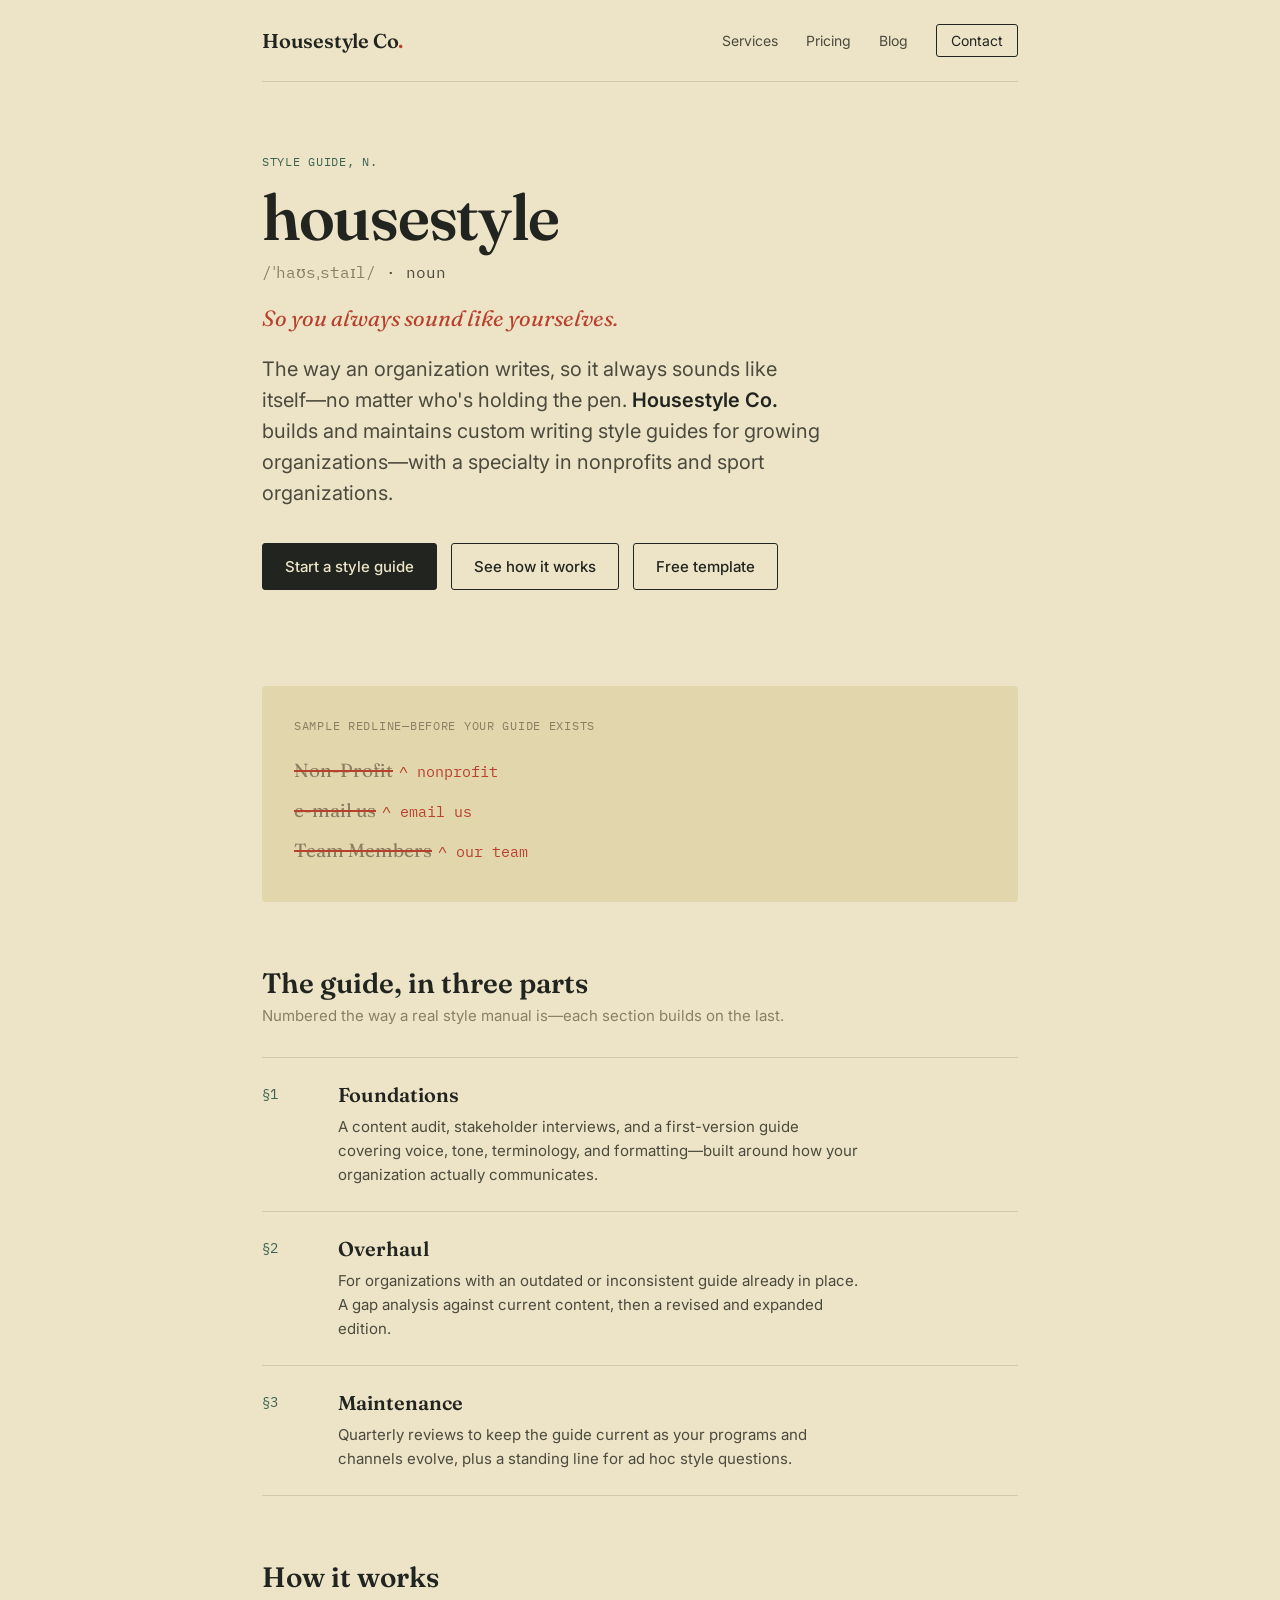
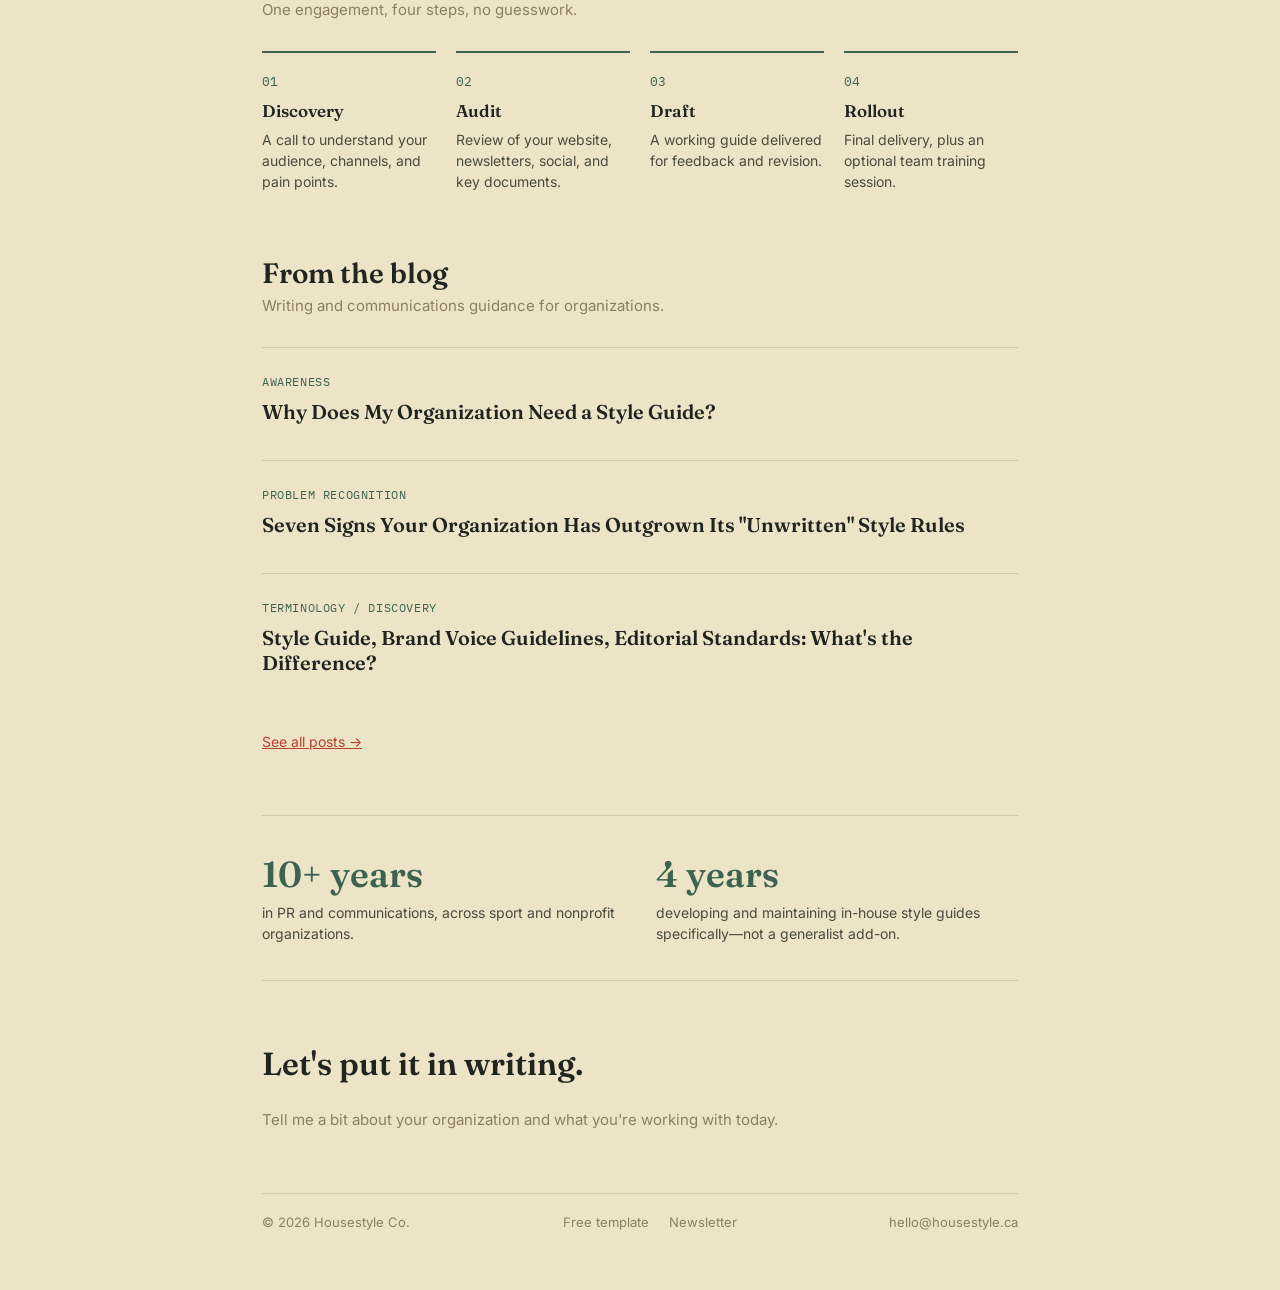
<file: index.html>
<!DOCTYPE html>
<html lang="en">
<head>
<meta charset="UTF-8">
<meta name="viewport" content="width=device-width, initial-scale=1.0">

<title>Housestyle Co.—Writing Style Guides for Growing Organizations</title>
<meta name="description" content="So you always sound like yourselves. Housestyle Co. builds and maintains custom in-house writing style guides for growing organizations across Ontario, with a specialty in nonprofits and sport organizations.">
<meta name="keywords" content="writing style guide, in-house style guide, organizational communications, nonprofit communications, sport organization communications, content consistency, editorial style guide Ontario">
<meta name="robots" content="index, follow">
<meta name="author" content="Housestyle Co.">
<link rel="canonical" href="https://housestyle.ca/">

<!-- Open Graph -->
<meta property="og:type" content="website">
<meta property="og:url" content="https://housestyle.ca/">
<meta property="og:site_name" content="Housestyle Co.">
<meta property="og:title" content="Housestyle Co.—Writing Style Guides for Growing Organizations">
<meta property="og:description" content="Custom in-house writing style guides for growing organizations&mdash;voice, tone, terminology, and formatting, with a specialty in nonprofits and sport organizations.">
<meta property="og:image" content="https://housestyle.ca/og-image.png">
<meta property="og:locale" content="en_CA">

<!-- Twitter -->
<meta name="twitter:card" content="summary_large_image">
<meta name="twitter:title" content="Housestyle Co.—Writing Style Guides for Growing Organizations">
<meta name="twitter:description" content="Custom in-house writing style guides for growing organizations, with a specialty in nonprofits and sport organizations.">
<meta name="twitter:image" content="https://housestyle.ca/og-image.png">

<link rel="preconnect" href="https://fonts.googleapis.com">
<link rel="preconnect" href="https://fonts.gstatic.com" crossorigin>

<link rel="icon" href="data:image/svg+xml,<svg xmlns=%22http://www.w3.org/2000/svg%22 viewBox=%220 0 100 100%22><rect width=%22100%22 height=%22100%22 fill=%22%23EDE4C8%22/><text x=%2250%22 y=%2268%22 font-size=%2260%22 text-anchor=%22middle%22 fill=%22%22 fill-opacity=%220%22>h</text><rect x=%2222%22 y=%2222%22 width=%2256%22 height=%2256%22 fill=%22none%22 stroke=%22%23B8402C%22 stroke-width=%228%22/></svg>">

<script type="application/ld+json">
{
  "@context": "https://schema.org",
  "@type": "ProfessionalService",
  "name": "Housestyle Co.",
  "url": "https://housestyle.ca/",
  "description": "Housestyle Co. builds and maintains custom in-house writing style guides for growing organizations, covering voice, tone, terminology, and formatting. Specializes in nonprofits and sport organizations.",
  "email": "hello@housestyle.ca",
  "areaServed": {
    "@type": "State",
    "name": "Ontario"
  },
  "address": {
    "@type": "PostalAddress",
    "addressRegion": "ON",
    "addressCountry": "CA"
  },
  "serviceType": "Writing style guide consulting",
  "audience": [
    {"@type": "Audience", "audienceType": "Growing organizations"},
    {"@type": "Audience", "audienceType": "Nonprofit organizations"},
    {"@type": "Audience", "audienceType": "Sport organizations"}
  ]
}
</script>

<link rel="stylesheet" href="style.css">
</head>
<body>
<div class="wrap">

  <nav class="nav" aria-label="Primary">
    <a class="wordmark" href="#top">Housestyle Co<span>.</span></a>
    <div class="navlinks">
      <a href="#services">Services</a>
      <a href="pricing/index.html">Pricing</a>
      <a href="blog/index.html">Blog</a>
      <a class="nav-cta" href="#contact">Contact</a>
    </div>
  </nav>

  <header id="top" class="hero">
    <div class="eyebrow">style guide, n.</div>
    <h1 class="headword">housestyle</h1>
    <p class="phonetic">/ˈhaʊsˌstaɪl/ <em>· noun</em></p>
    <p class="tagline">So you always sound like yourselves.</p>
    <p class="definition">
      The way an organization writes, so it always sounds like itself&mdash;no matter who's holding the pen.
      <strong>Housestyle Co.</strong> builds and maintains custom writing style guides for growing
      organizations&mdash;with a specialty in nonprofits and sport organizations.
    </p>
    <div class="cta-row">
      <a class="btn btn-primary" href="#contact">Start a style guide</a>
      <a class="btn btn-secondary" href="#how-it-works">See how it works</a>
      <a class="btn btn-secondary" href="free-template/index.html">Free template</a>
    </div>
  </header>

  <main>
  <div class="demo">
    <div class="demo-label">Sample redline&mdash;before your guide exists</div>
    <div class="demo-line"><span class="strike">Non-Profit</span><span class="insert">nonprofit</span></div>
    <div class="demo-line"><span class="strike">e-mail us</span><span class="insert">email us</span></div>
    <div class="demo-line"><span class="strike">Team Members</span><span class="insert">our team</span></div>
  </div>

  <section id="services" class="services">
    <h2 class="section-title">The guide, in three parts</h2>
    <p class="section-sub">Numbered the way a real style manual is&mdash;each section builds on the last.</p>

    <div class="entry">
      <div class="entry-num">§1</div>
      <div>
        <h3 class="entry-title">Foundations</h3>
        <p class="entry-body">A content audit, stakeholder interviews, and a first-version guide covering voice, tone, terminology, and formatting&mdash;built around how your organization actually communicates.</p>
      </div>
    </div>
    <div class="entry">
      <div class="entry-num">§2</div>
      <div>
        <h3 class="entry-title">Overhaul</h3>
        <p class="entry-body">For organizations with an outdated or inconsistent guide already in place. A gap analysis against current content, then a revised and expanded edition.</p>
      </div>
    </div>
    <div class="entry">
      <div class="entry-num">§3</div>
      <div>
        <h3 class="entry-title">Maintenance</h3>
        <p class="entry-body">Quarterly reviews to keep the guide current as your programs and channels evolve, plus a standing line for ad hoc style questions.</p>
      </div>
    </div>
  </section>

  <section id="how-it-works" class="process">
    <h2 class="section-title">How it works</h2>
    <p class="section-sub">One engagement, four steps, no guesswork.</p>
    <div class="steps">
      <div class="step">
        <p class="step-num">01</p>
        <h3 class="step-title">Discovery</h3>
        <p class="step-body">A call to understand your audience, channels, and pain points.</p>
      </div>
      <div class="step">
        <p class="step-num">02</p>
        <h3 class="step-title">Audit</h3>
        <p class="step-body">Review of your website, newsletters, social, and key documents.</p>
      </div>
      <div class="step">
        <p class="step-num">03</p>
        <h3 class="step-title">Draft</h3>
        <p class="step-body">A working guide delivered for feedback and revision.</p>
      </div>
      <div class="step">
        <p class="step-num">04</p>
        <h3 class="step-title">Rollout</h3>
        <p class="step-body">Final delivery, plus an optional team training session.</p>
      </div>
    </div>
  </section>

  <div class="blog-list" style="margin:64px 0;">
    <h2 class="section-title">From the blog</h2>
    <p class="section-sub">Writing and communications guidance for organizations.</p>
    <a class="post-card" href="blog/why-your-organization-needs-a-style-guide.html">
      <p class="post-meta">Awareness</p>
      <h3 class="post-title" style="font-size:20px;">Why Does My Organization Need a Style Guide?</h3>
    </a>
    <a class="post-card" href="blog/signs-youve-outgrown-unwritten-style-rules.html">
      <p class="post-meta">Problem recognition</p>
      <h3 class="post-title" style="font-size:20px;">Seven Signs Your Organization Has Outgrown Its "Unwritten" Style Rules</h3>
    </a>
    <a class="post-card" href="blog/style-guide-brand-voice-glossary.html">
      <p class="post-meta">Terminology / discovery</p>
      <h3 class="post-title" style="font-size:20px;">Style Guide, Brand Voice Guidelines, Editorial Standards: What's the Difference?</h3>
    </a>
    <p style="margin-top:20px;"><a href="blog/index.html" style="color:var(--redline);font-size:14px;">See all posts &rarr;</a></p>
  </div>

  <div class="about">
    <div>
      <p class="stat-num">10+ years</p>
      <p class="stat-label">in PR and communications, across sport and nonprofit organizations.</p>
    </div>
    <div>
      <p class="stat-num">4 years</p>
      <p class="stat-label">developing and maintaining in-house style guides specifically&mdash;not a generalist add-on.</p>
    </div>
  </div>

  <section id="contact" class="contact">
    <h2 class="closing-line">Let's put it in writing.</h2>
    <p class="section-sub" style="margin-bottom:0;">Tell me a bit about your organization and what you're working with today.</p>

    <div class="hs-form-wrap" id="hs-contact-form"></div>
  </section>

  </main>

  <footer>
    <div class="footer-meta">
      <span>&copy; <span id="year"></span> Housestyle Co.</span>
      <span class="footer-links"><a href="free-template/index.html">Free template</a><a href="https://housestyleca.substack.com" target="_blank" rel="noopener">Newsletter</a></span>
      <span>hello@housestyle.ca</span>
    </div>
  </footer>

</div>
<script charset="utf-8" src="https://js.hsforms.net/forms/embed/v2.js"></script>
<script>
document.getElementById('year').textContent = new Date().getFullYear();

hbspt.forms.create({
  region: 'na3',
  portalId: '343915332',
  formId: 'c9b7d177-c996-47ec-8a2b-8319d37bb933',
  target: '#hs-contact-form',
  css: '',
  cssRequired: '',
});
</script>
</body>
</html>
</file>
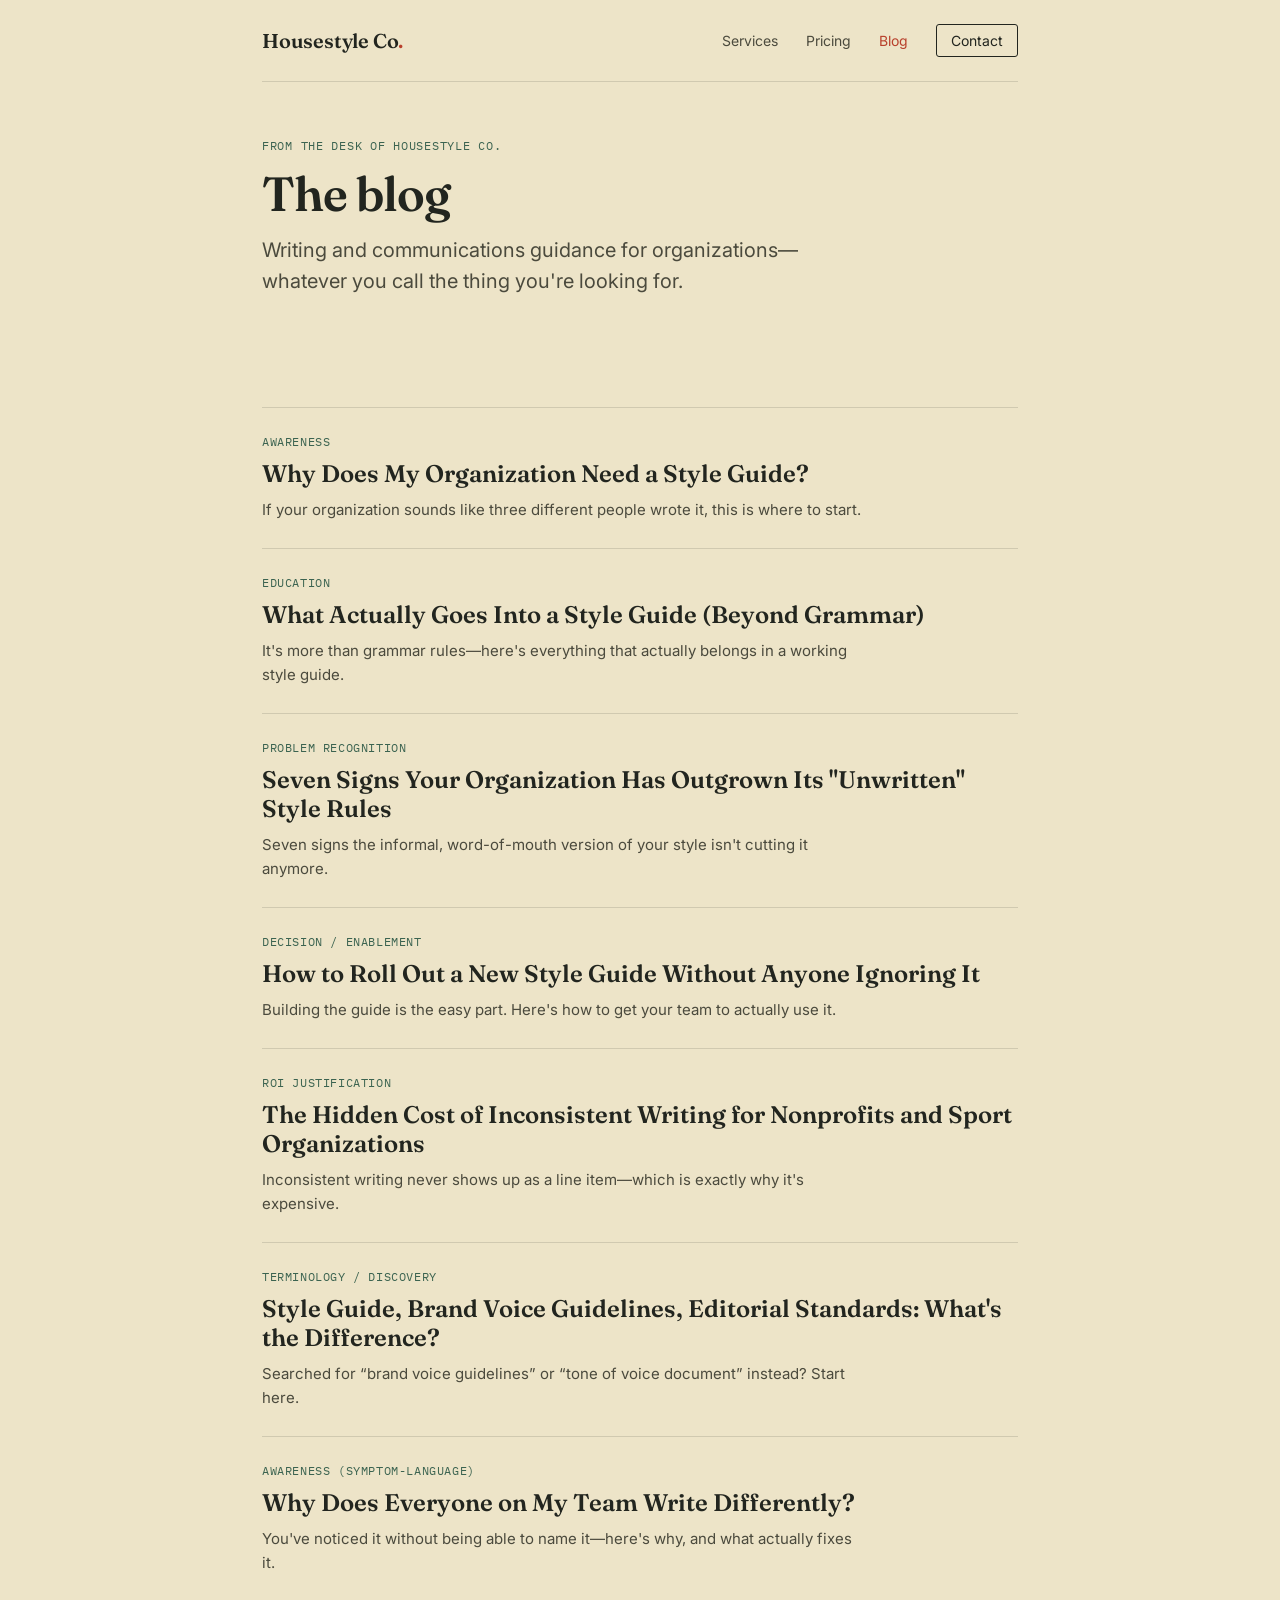
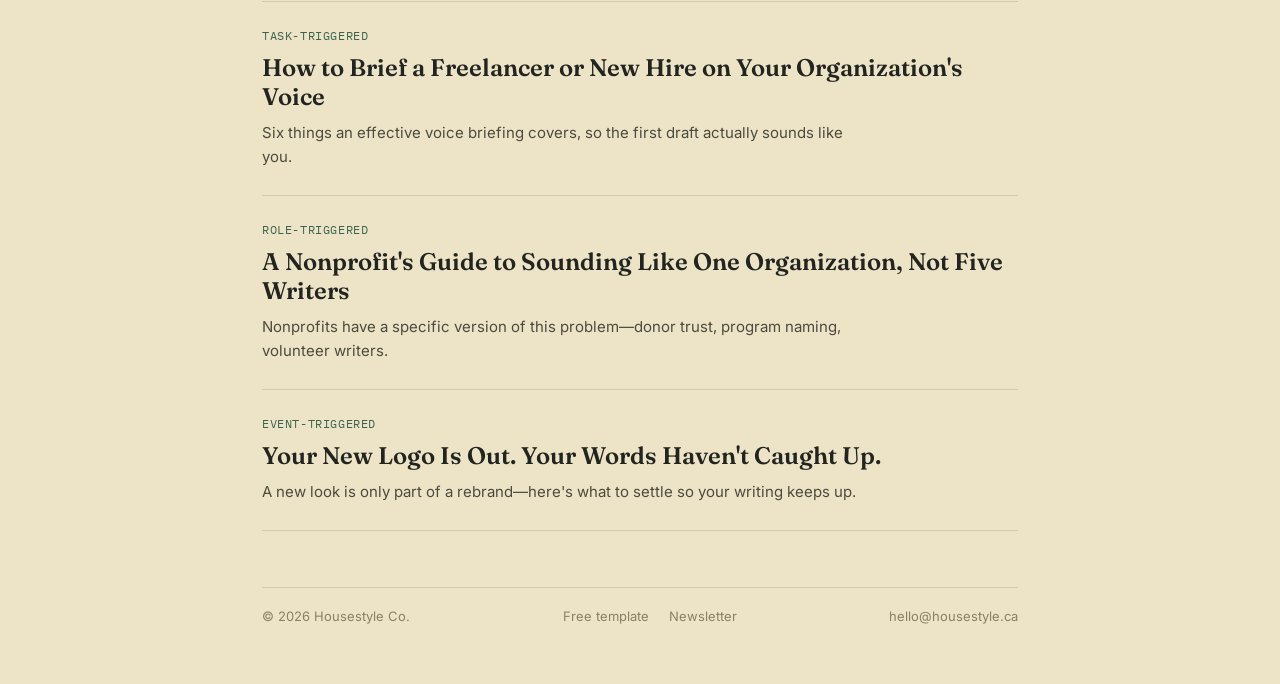
<file: blog/index.html>
<!DOCTYPE html>
<html lang="en">
<head>
<meta charset="UTF-8">
<meta name="viewport" content="width=device-width, initial-scale=1.0">

<title>Blog—Housestyle Co.</title>
<meta name="description" content="Writing and communications guidance for organizations—from Housestyle Co.">
<meta name="robots" content="index, follow">
<link rel="canonical" href="https://housestyle.ca/blog/">

<meta property="og:type" content="website">
<meta property="og:url" content="https://housestyle.ca/blog/">
<meta property="og:site_name" content="Housestyle Co.">
<meta property="og:title" content="Blog—Housestyle Co.">
<meta property="og:description" content="Writing and communications guidance for organizations.">
<meta property="og:image" content="https://housestyle.ca/og-image.png">

<link rel="preconnect" href="https://fonts.googleapis.com">
<link rel="preconnect" href="https://fonts.gstatic.com" crossorigin>
<link rel="stylesheet" href="../style.css">
<link rel="icon" href="data:image/svg+xml,<svg xmlns=%22http://www.w3.org/2000/svg%22 viewBox=%220 0 100 100%22><rect width=%22100%22 height=%22100%22 fill=%22%23EDE4C8%22/><rect x=%2222%22 y=%2222%22 width=%2256%22 height=%2256%22 fill=%22none%22 stroke=%22%23B8402C%22 stroke-width=%228%22/></svg>">
</head>
<body>
<div class="wrap">

  <nav class="nav" aria-label="Primary">
    <a class="wordmark" href="../index.html">Housestyle Co<span>.</span></a>
    <div class="navlinks">
      <a href="../index.html#services">Services</a>
      <a href="../pricing/index.html">Pricing</a>
      <a href="index.html" aria-current="page">Blog</a>
      <a class="nav-cta" href="../index.html#contact">Contact</a>
    </div>
  </nav>

  <header class="hero" style="padding:56px 0 20px;">
    <div class="eyebrow">from the desk of housestyle co.</div>
    <h1 class="headword" style="font-size:48px;">The blog</h1>
    <p class="definition" style="margin-top:18px;">Writing and communications guidance for organizations—whatever you call the thing you're looking for.</p>
  </header>

  <main>
  <div class="blog-list">
    <a class="post-card" href="why-your-organization-needs-a-style-guide.html">
      <p class="post-meta">Awareness</p>
      <h2 class="post-title">Why Does My Organization Need a Style Guide?</h2>
      <p class="post-excerpt">If your organization sounds like three different people wrote it, this is where to start.</p>
    </a>
    <a class="post-card" href="what-goes-into-a-style-guide.html">
      <p class="post-meta">Education</p>
      <h2 class="post-title">What Actually Goes Into a Style Guide (Beyond Grammar)</h2>
      <p class="post-excerpt">It's more than grammar rules—here's everything that actually belongs in a working style guide.</p>
    </a>
    <a class="post-card" href="signs-youve-outgrown-unwritten-style-rules.html">
      <p class="post-meta">Problem recognition</p>
      <h2 class="post-title">Seven Signs Your Organization Has Outgrown Its "Unwritten" Style Rules</h2>
      <p class="post-excerpt">Seven signs the informal, word-of-mouth version of your style isn't cutting it anymore.</p>
    </a>
    <a class="post-card" href="how-to-roll-out-a-style-guide.html">
      <p class="post-meta">Decision / enablement</p>
      <h2 class="post-title">How to Roll Out a New Style Guide Without Anyone Ignoring It</h2>
      <p class="post-excerpt">Building the guide is the easy part. Here's how to get your team to actually use it.</p>
    </a>
    <a class="post-card" href="hidden-cost-of-inconsistent-writing.html">
      <p class="post-meta">ROI justification</p>
      <h2 class="post-title">The Hidden Cost of Inconsistent Writing for Nonprofits and Sport Organizations</h2>
      <p class="post-excerpt">Inconsistent writing never shows up as a line item—which is exactly why it's expensive.</p>
    </a>
    <a class="post-card" href="style-guide-brand-voice-glossary.html">
      <p class="post-meta">Terminology / discovery</p>
      <h2 class="post-title">Style Guide, Brand Voice Guidelines, Editorial Standards: What's the Difference?</h2>
      <p class="post-excerpt">Searched for “brand voice guidelines” or “tone of voice document” instead? Start here.</p>
    </a>
    <a class="post-card" href="why-everyone-writes-differently.html">
      <p class="post-meta">Awareness (symptom-language)</p>
      <h2 class="post-title">Why Does Everyone on My Team Write Differently?</h2>
      <p class="post-excerpt">You've noticed it without being able to name it—here's why, and what actually fixes it.</p>
    </a>
    <a class="post-card" href="how-to-brief-a-freelancer.html">
      <p class="post-meta">Task-triggered</p>
      <h2 class="post-title">How to Brief a Freelancer or New Hire on Your Organization's Voice</h2>
      <p class="post-excerpt">Six things an effective voice briefing covers, so the first draft actually sounds like you.</p>
    </a>
    <a class="post-card" href="sounding-like-one-organization.html">
      <p class="post-meta">Role-triggered</p>
      <h2 class="post-title">A Nonprofit's Guide to Sounding Like One Organization, Not Five Writers</h2>
      <p class="post-excerpt">Nonprofits have a specific version of this problem—donor trust, program naming, volunteer writers.</p>
    </a>
    <a class="post-card" href="new-logo-words-havent-caught-up.html">
      <p class="post-meta">Event-triggered</p>
      <h2 class="post-title">Your New Logo Is Out. Your Words Haven't Caught Up.</h2>
      <p class="post-excerpt">A new look is only part of a rebrand—here's what to settle so your writing keeps up.</p>
    </a>
  </div>
  </main>

  <footer>
    <div class="footer-meta">
      <span>&copy; <span id="year"></span> Housestyle Co.</span>
      <span class="footer-links"><a href="../free-template/index.html">Free template</a><a href="https://housestyleca.substack.com" target="_blank" rel="noopener">Newsletter</a></span>
      <span>hello@housestyle.ca</span>
    </div>
  </footer>

</div>
<script>document.getElementById('year').textContent = new Date().getFullYear();</script>
</body>
</html>
</file>
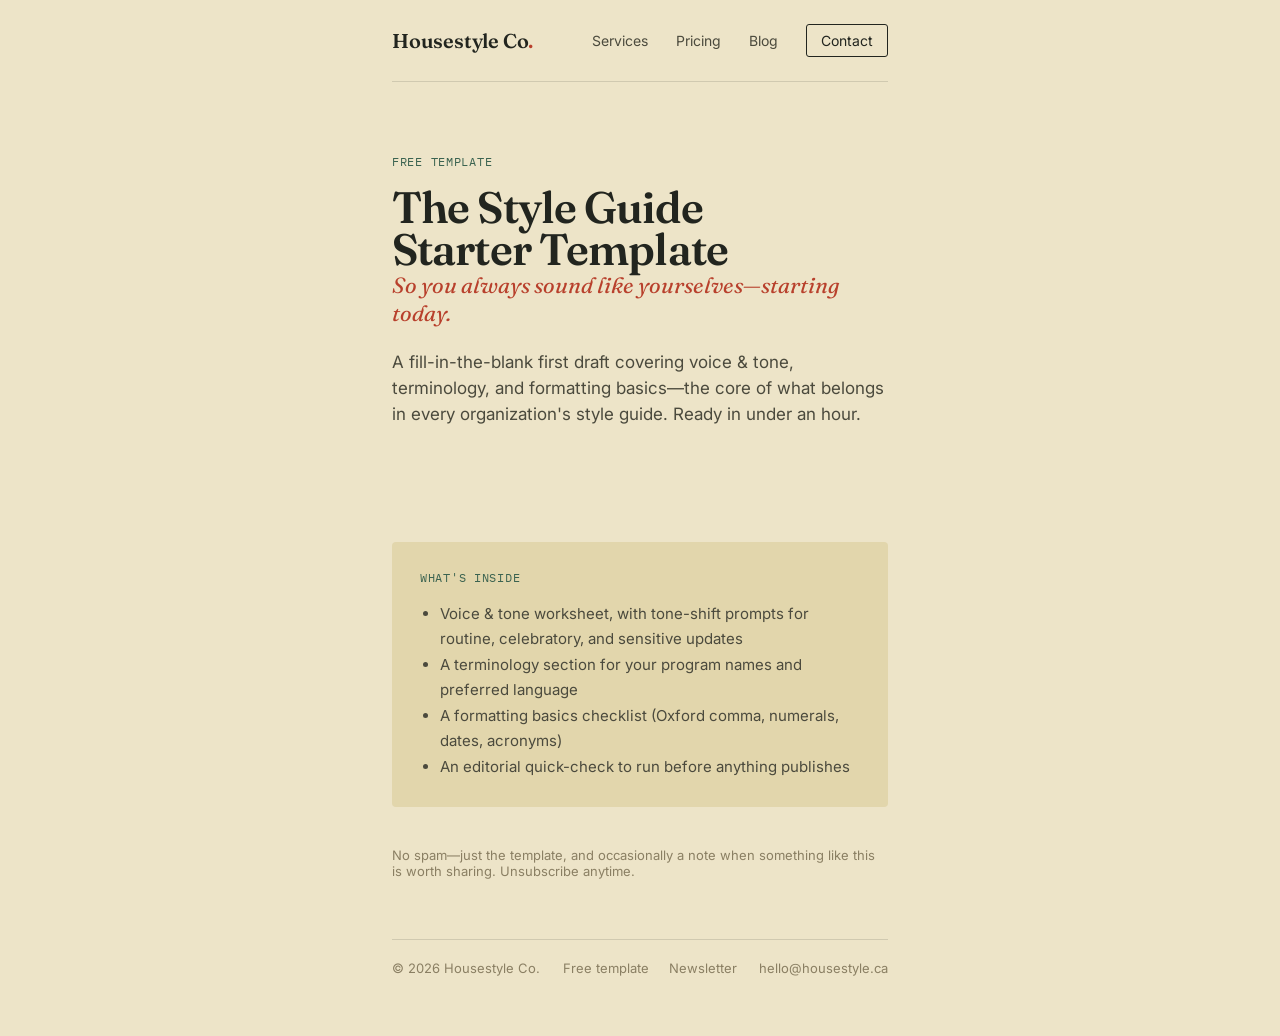
<file: free-template/index.html>
<!DOCTYPE html>
<html lang="en">
<head>
<meta charset="UTF-8">
<meta name="viewport" content="width=device-width, initial-scale=1.0">

<title>Free Style Guide Starter Template—Housestyle Co.</title>
<meta name="description" content="A free fill-in-the-blank style guide starter template, covering voice, tone, terminology, and formatting basics—ready in under an hour.">
<meta name="robots" content="index, follow">
<link rel="canonical" href="https://housestyle.ca/free-template/">

<meta property="og:type" content="website">
<meta property="og:url" content="https://housestyle.ca/free-template/">
<meta property="og:site_name" content="Housestyle Co.">
<meta property="og:title" content="Free Style Guide Starter Template">
<meta property="og:description" content="A fill-in-the-blank first draft of your organization's style guide—free, ready in under an hour.">

<link rel="preconnect" href="https://fonts.googleapis.com">
<link rel="preconnect" href="https://fonts.gstatic.com" crossorigin>
<link rel="stylesheet" href="../style.css">
<link rel="icon" href="data:image/svg+xml,<svg xmlns=%22http://www.w3.org/2000/svg%22 viewBox=%220 0 100 100%22><rect width=%22100%22 height=%22100%22 fill=%22%23EDE4C8%22/><rect x=%2222%22 y=%2222%22 width=%2256%22 height=%2256%22 fill=%22none%22 stroke=%22%23B8402C%22 stroke-width=%228%22/></svg>">

<style>
.gate-wrap{max-width:560px;}
.gate-note{font-size:13px;color:var(--muted);margin-top:14px;}
.includes{margin:40px 0;padding:28px;background:var(--paper-2);border-radius:4px;}
.includes-title{font-family:'IBM Plex Mono',monospace;font-size:12px;text-transform:uppercase;letter-spacing:0.06em;color:var(--stamp);margin:0 0 16px;}
.includes ul{margin:0;padding-left:20px;}
.includes li{font-size:15px;line-height:1.7;color:var(--ink-soft);}
</style>
</head>
<body>
<div class="wrap gate-wrap">

  <nav class="nav" aria-label="Primary">
    <a class="wordmark" href="../index.html">Housestyle Co<span>.</span></a>
    <div class="navlinks">
      <a href="../index.html#services">Services</a>
      <a href="../pricing/index.html">Pricing</a>
      <a href="../blog/index.html">Blog</a>
      <a class="nav-cta" href="../index.html#contact">Contact</a>
    </div>
  </nav>

  <header class="hero">
    <div class="eyebrow">free template</div>
    <h1 class="headword" style="font-size:44px;">The Style Guide<br>Starter Template</h1>
    <p class="tagline">So you always sound like yourselves—starting today.</p>
    <p class="definition" style="font-size:17px;">
      A fill-in-the-blank first draft covering voice &amp; tone, terminology, and formatting basics—the
      core of what belongs in every organization's style guide. Ready in under an hour.
    </p>
  </header>

  <div class="includes">
    <p class="includes-title">What's inside</p>
    <ul>
      <li>Voice &amp; tone worksheet, with tone-shift prompts for routine, celebratory, and sensitive updates</li>
      <li>A terminology section for your program names and preferred language</li>
      <li>A formatting basics checklist (Oxford comma, numerals, dates, acronyms)</li>
      <li>An editorial quick-check to run before anything publishes</li>
    </ul>
  </div>

  <div class="hs-form-wrap" id="hs-template-form"></div>

  <p class="gate-note">No spam—just the template, and occasionally a note when something like this is worth sharing. Unsubscribe anytime.</p>

  <footer style="margin-top:60px;">
    <div class="footer-meta">
      <span>&copy; <span id="year"></span> Housestyle Co.</span>
      <span class="footer-links"><a href="index.html">Free template</a><a href="https://housestyleca.substack.com" target="_blank" rel="noopener">Newsletter</a></span>
      <span>hello@housestyle.ca</span>
    </div>
  </footer>

</div>
<script charset="utf-8" src="https://js.hsforms.net/forms/embed/v2.js"></script>
<script>
document.getElementById('year').textContent = new Date().getFullYear();

var templateUrl = new URL('Housestyle-Co-Style-Guide-Starter-Template.pdf', window.location.href).href;
var redirected = false;

// HubSpot draws the form inside an iframe and tells this page about
// submissions with a window message, so listen for that rather than relying
// on a callback passed to the embed.
window.addEventListener('message', function(event){
  var d = event.data;
  if (!d || redirected) return;
  if (d.type === 'hsFormCallback' && d.eventName === 'onFormSubmitted') {
    redirected = true;
    window.location.href = templateUrl;
  }
});

hbspt.forms.create({
  region: 'na3',
  portalId: '343915332',
  formId: '779cf74d-d111-4294-a57d-38f63f5cb874',
  target: '#hs-template-form',
});
</script>
</body>
</html>
</file>
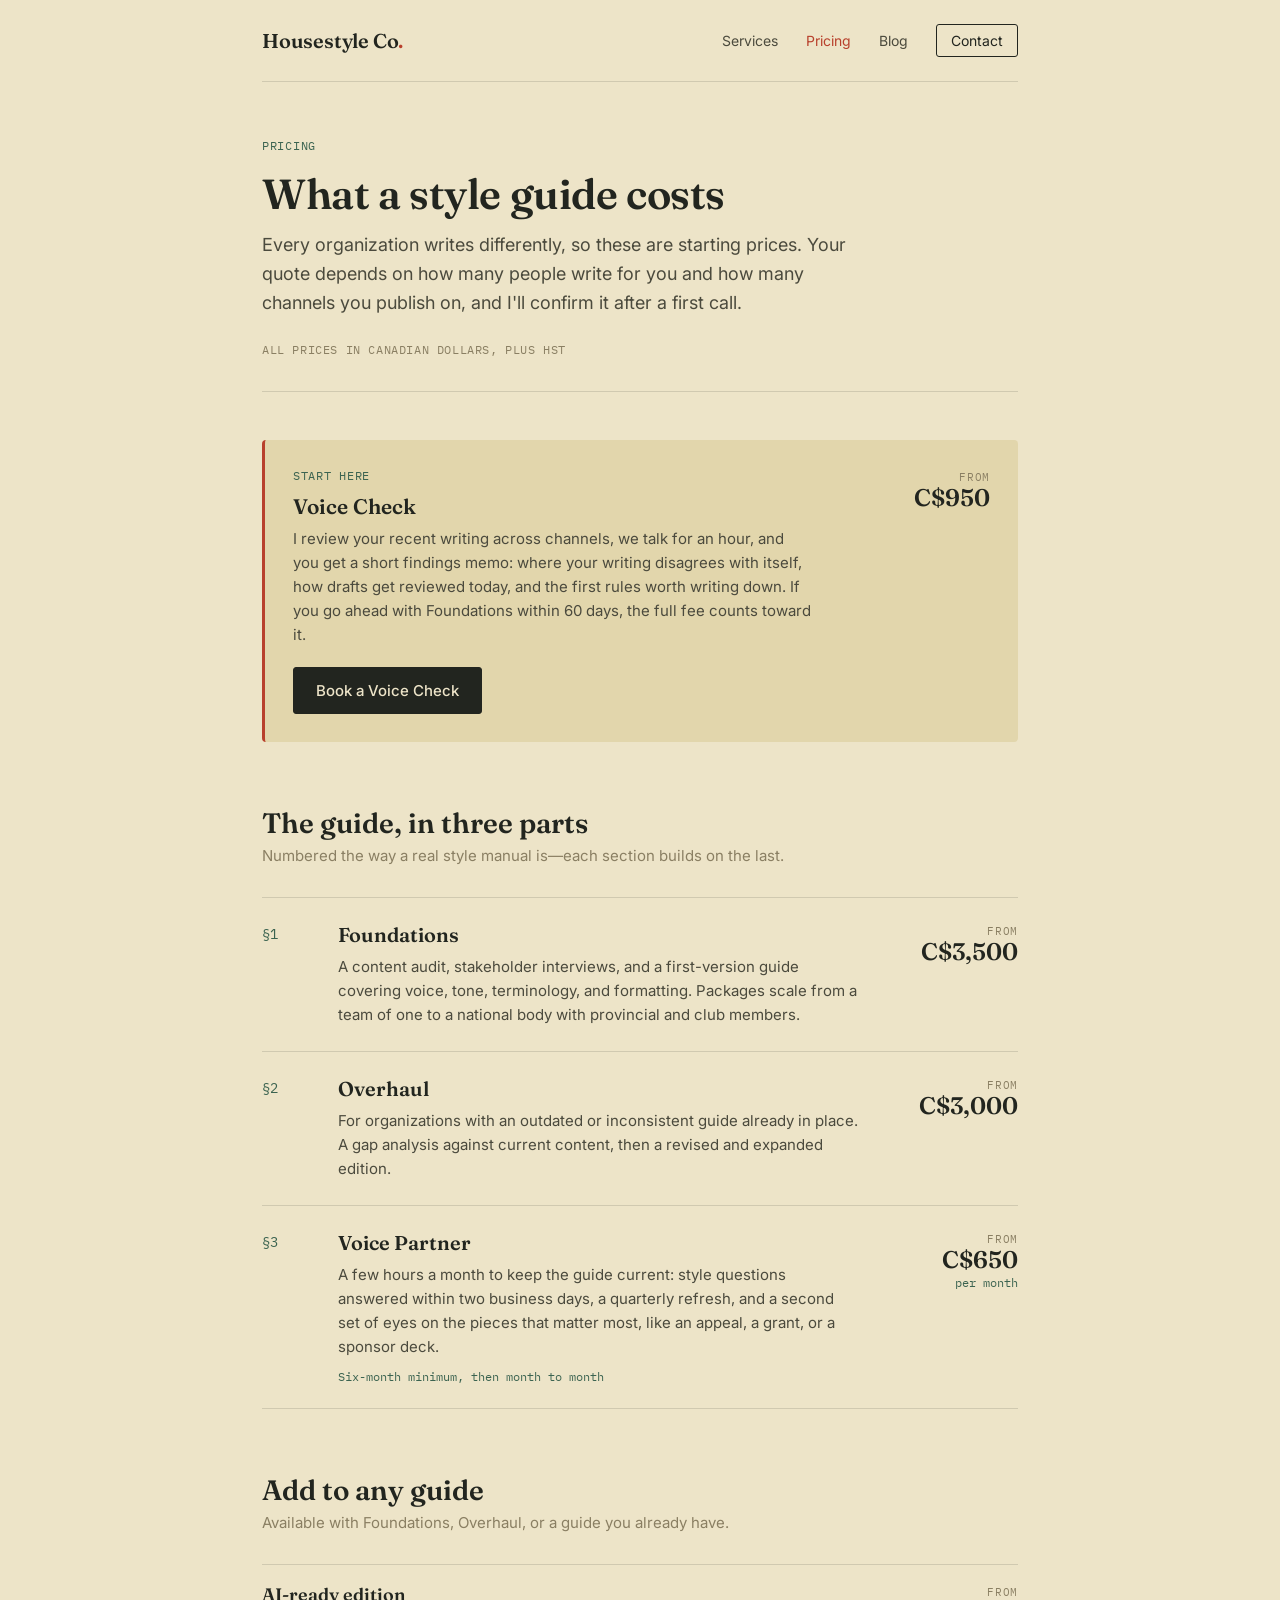
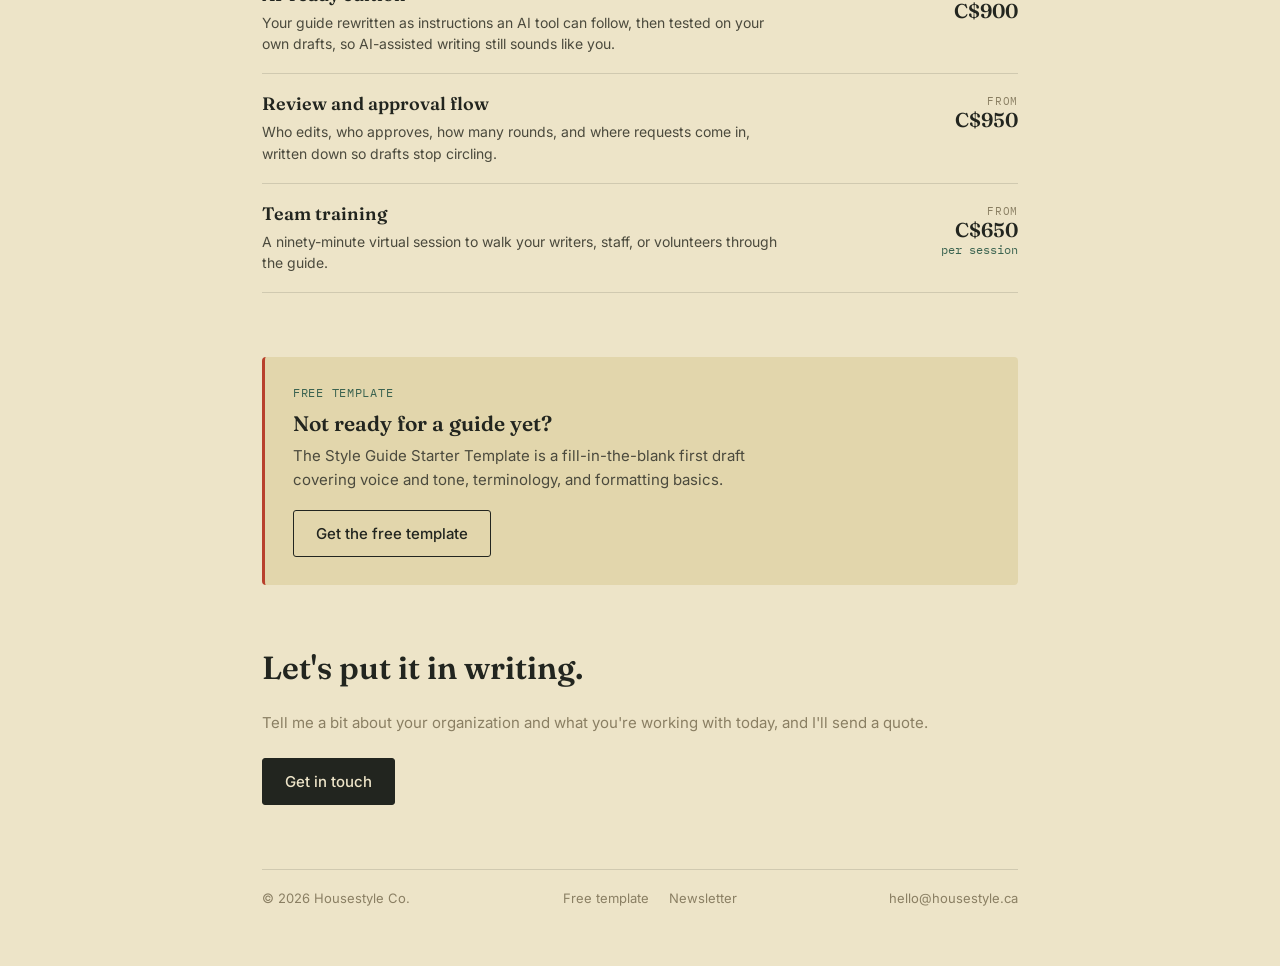
<file: pricing/index.html>
<!DOCTYPE html>
<html lang="en">
<head>
<meta charset="UTF-8">
<meta name="viewport" content="width=device-width, initial-scale=1.0">
<title>Pricing—Housestyle Co.</title>
<meta name="description" content="Starting prices for Housestyle Co. style guides: a Voice Check, Foundations, Overhaul, and Voice Partner, in Canadian dollars plus HST.">
<link rel="canonical" href="https://housestyle.ca/pricing/">
<meta name="robots" content="index, follow">
<meta name="author" content="Housestyle Co.">

<meta property="og:type" content="website">
<meta property="og:url" content="https://housestyle.ca/pricing/">
<meta property="og:site_name" content="Housestyle Co.">
<meta property="og:title" content="Pricing—Housestyle Co.">
<meta property="og:description" content="Starting prices for Housestyle Co. style guides: a Voice Check, Foundations, Overhaul, and Voice Partner, in Canadian dollars plus HST.">
<meta property="og:image" content="https://housestyle.ca/og-image.png">
<meta property="og:locale" content="en_CA">

<meta name="twitter:card" content="summary_large_image">
<meta name="twitter:title" content="Pricing—Housestyle Co.">
<meta name="twitter:description" content="Starting prices for Housestyle Co. style guides: a Voice Check, Foundations, Overhaul, and Voice Partner, in Canadian dollars plus HST.">
<meta name="twitter:image" content="https://housestyle.ca/og-image.png">

<link rel="preconnect" href="https://fonts.googleapis.com">
<link rel="preconnect" href="https://fonts.gstatic.com" crossorigin>
<link rel="stylesheet" href="../style.css">
<link rel="icon" href="data:image/svg+xml,<svg xmlns=%22http://www.w3.org/2000/svg%22 viewBox=%220 0 100 100%22><rect width=%22100%22 height=%22100%22 fill=%22%23EDE4C8%22/><rect x=%2222%22 y=%2222%22 width=%2256%22 height=%2256%22 fill=%22none%22 stroke=%22%23B8402C%22 stroke-width=%228%22/></svg>">
</head>
<body>
<div class="wrap">

  <nav class="nav" aria-label="Primary">
    <a class="wordmark" href="../index.html">Housestyle Co<span>.</span></a>
    <div class="navlinks">
      <a href="../index.html#services">Services</a>
      <a href="index.html" aria-current="page">Pricing</a>
      <a href="../blog/index.html">Blog</a>
      <a class="nav-cta" href="../index.html#contact">Contact</a>
    </div>
  </nav>

  <main>
  <header class="price-intro">
    <div class="eyebrow">Pricing</div>
    <h1 class="article-title">What a style guide costs</h1>
    <p>Every organization writes differently, so these are starting prices. Your quote depends on how many people write for you and how many channels you publish on, and I'll confirm it after a first call.</p>
    <p class="price-note">All prices in Canadian dollars, plus HST</p>
  </header>

  <div class="start-here">
    <div>
      <p class="template-cta-label">Start here</p>
      <p class="template-cta-title">Voice Check</p>
      <p class="template-cta-body">I review your recent writing across channels, we talk for an hour, and you get a short findings memo: where your writing disagrees with itself, how drafts get reviewed today, and the first rules worth writing down. If you go ahead with Foundations within 60 days, the full fee counts toward it.</p>
    </div>
    <div class="price">
      <span class="price-from">from</span>
      <span class="price-num">C$950</span>
    </div>
    <a class="btn btn-primary" href="../index.html#contact" data-open-voice-check>Book a Voice Check</a>
  </div>

  <section class="services priced" id="packages">
    <h2 class="section-title">The guide, in three parts</h2>
    <p class="section-sub">Numbered the way a real style manual is&mdash;each section builds on the last.</p>

    <div class="entry">
      <div class="entry-num">§1</div>
      <div>
        <h3 class="entry-title">Foundations</h3>
        <p class="entry-body">A content audit, stakeholder interviews, and a first-version guide covering voice, tone, terminology, and formatting. Packages scale from a team of one to a national body with provincial and club members.</p>
      </div>
      <div class="price">
        <span class="price-from">from</span>
        <span class="price-num">C$3,500</span>
      </div>
    </div>

    <div class="entry">
      <div class="entry-num">§2</div>
      <div>
        <h3 class="entry-title">Overhaul</h3>
        <p class="entry-body">For organizations with an outdated or inconsistent guide already in place. A gap analysis against current content, then a revised and expanded edition.</p>
      </div>
      <div class="price">
        <span class="price-from">from</span>
        <span class="price-num">C$3,000</span>
      </div>
    </div>

    <div class="entry">
      <div class="entry-num">§3</div>
      <div>
        <h3 class="entry-title">Voice Partner</h3>
        <p class="entry-body">A few hours a month to keep the guide current: style questions answered within two business days, a quarterly refresh, and a second set of eyes on the pieces that matter most, like an appeal, a grant, or a sponsor deck.</p>
        <p class="entry-terms">Six-month minimum, then month to month</p>
      </div>
      <div class="price">
        <span class="price-from">from</span>
        <span class="price-num">C$650</span>
        <span class="price-unit">per month</span>
      </div>
    </div>
  </section>

  <section class="addons">
    <h2 class="section-title">Add to any guide</h2>
    <p class="section-sub">Available with Foundations, Overhaul, or a guide you already have.</p>

    <div class="addon">
      <div>
        <h3 class="addon-title">AI-ready edition</h3>
        <p class="addon-body">Your guide rewritten as instructions an AI tool can follow, then tested on your own drafts, so AI-assisted writing still sounds like you.</p>
      </div>
      <div class="price"><span class="price-from">from</span><span class="price-num">C$900</span></div>
    </div>

    <div class="addon">
      <div>
        <h3 class="addon-title">Review and approval flow</h3>
        <p class="addon-body">Who edits, who approves, how many rounds, and where requests come in, written down so drafts stop circling.</p>
      </div>
      <div class="price"><span class="price-from">from</span><span class="price-num">C$950</span></div>
    </div>

    <div class="addon">
      <div>
        <h3 class="addon-title">Team training</h3>
        <p class="addon-body">A ninety-minute virtual session to walk your writers, staff, or volunteers through the guide.</p>
      </div>
      <div class="price"><span class="price-from">from</span><span class="price-num">C$650</span><span class="price-unit">per session</span></div>
    </div>
  </section>

  <div class="template-cta">
    <p class="template-cta-label">Free template</p>
    <p class="template-cta-title">Not ready for a guide yet?</p>
    <p class="template-cta-body">The Style Guide Starter Template is a fill-in-the-blank first draft covering voice and tone, terminology, and formatting basics.</p>
    <a class="btn btn-secondary" href="../free-template/index.html">Get the free template</a>
  </div>

  <section id="contact" class="contact">
    <h2 class="closing-line">Let's put it in writing.</h2>
    <p class="section-sub" style="margin-bottom:26px;">Tell me a bit about your organization and what you're working with today, and I'll send a quote.</p>
    <a class="btn btn-primary" href="../index.html#contact">Get in touch</a>
  </section>
  </main>

  <footer>
    <div class="footer-meta">
      <span>&copy; <span id="year"></span> Housestyle Co.</span>
      <span class="footer-links"><a href="../free-template/index.html">Free template</a><a href="https://housestyleca.substack.com" target="_blank" rel="noopener">Newsletter</a></span>
      <span>hello@housestyle.ca</span>
    </div>
  </footer>

</div>
<dialog class="form-dialog" id="voice-check-dialog" aria-labelledby="voice-check-title">
  <button type="button" class="dialog-close" aria-label="Close">&times;</button>
  <p class="template-cta-label">Start here</p>
  <h2 class="dialog-title" id="voice-check-title">Book a Voice Check</h2>
  <p class="dialog-body">Tell me a bit about your organization, and I'll be in touch to set up the call.</p>
  <div class="hs-form-wrap" id="hs-voice-check-form"></div>
</dialog>

<script charset="utf-8" src="https://js.hsforms.net/forms/embed/v2.js"></script>
<script>
document.getElementById('year').textContent = new Date().getFullYear();

(function(){
  var dialog = document.getElementById('voice-check-dialog');
  var formMade = false;

  function makeForm(){
    if (formMade || !window.hbspt) return;
    formMade = true;
    hbspt.forms.create({
      region: 'na3',
      portalId: '343915332',
      formId: '2a998662-f954-4d95-bf61-6f04a4cb6fa0',
      target: '#hs-voice-check-form',
      css: '',
      cssRequired: '',
    });
  }

  document.querySelectorAll('[data-open-voice-check]').forEach(function(link){
    link.addEventListener('click', function(event){
      // Without dialog support or the HubSpot script, fall back to the contact form.
      if (!dialog.showModal || !window.hbspt) return;
      event.preventDefault();
      makeForm();
      dialog.showModal();
    });
  });

  dialog.querySelector('.dialog-close').addEventListener('click', function(){ dialog.close(); });
  // Close when the dimmed area outside the box is clicked.
  dialog.addEventListener('click', function(event){
    if (event.target === dialog) dialog.close();
  });
})();
</script>
</body>
</html>
</file>
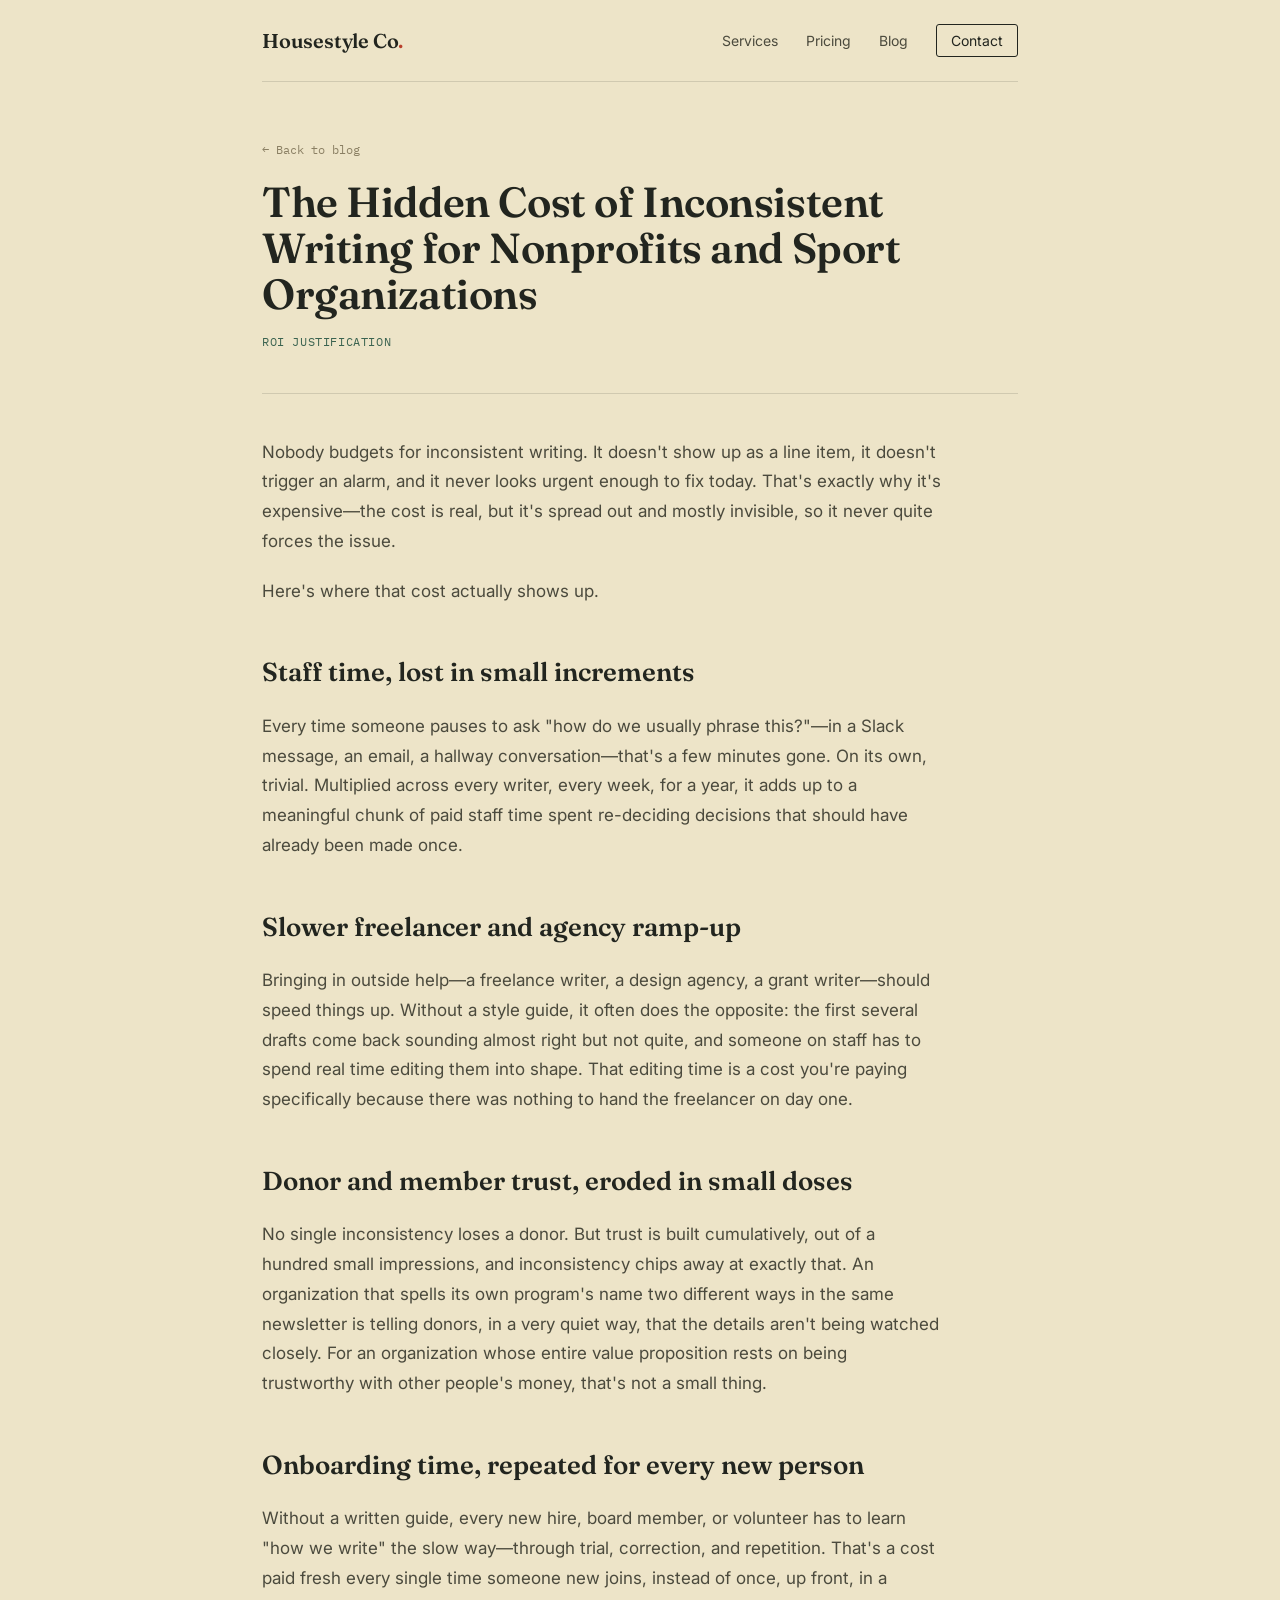
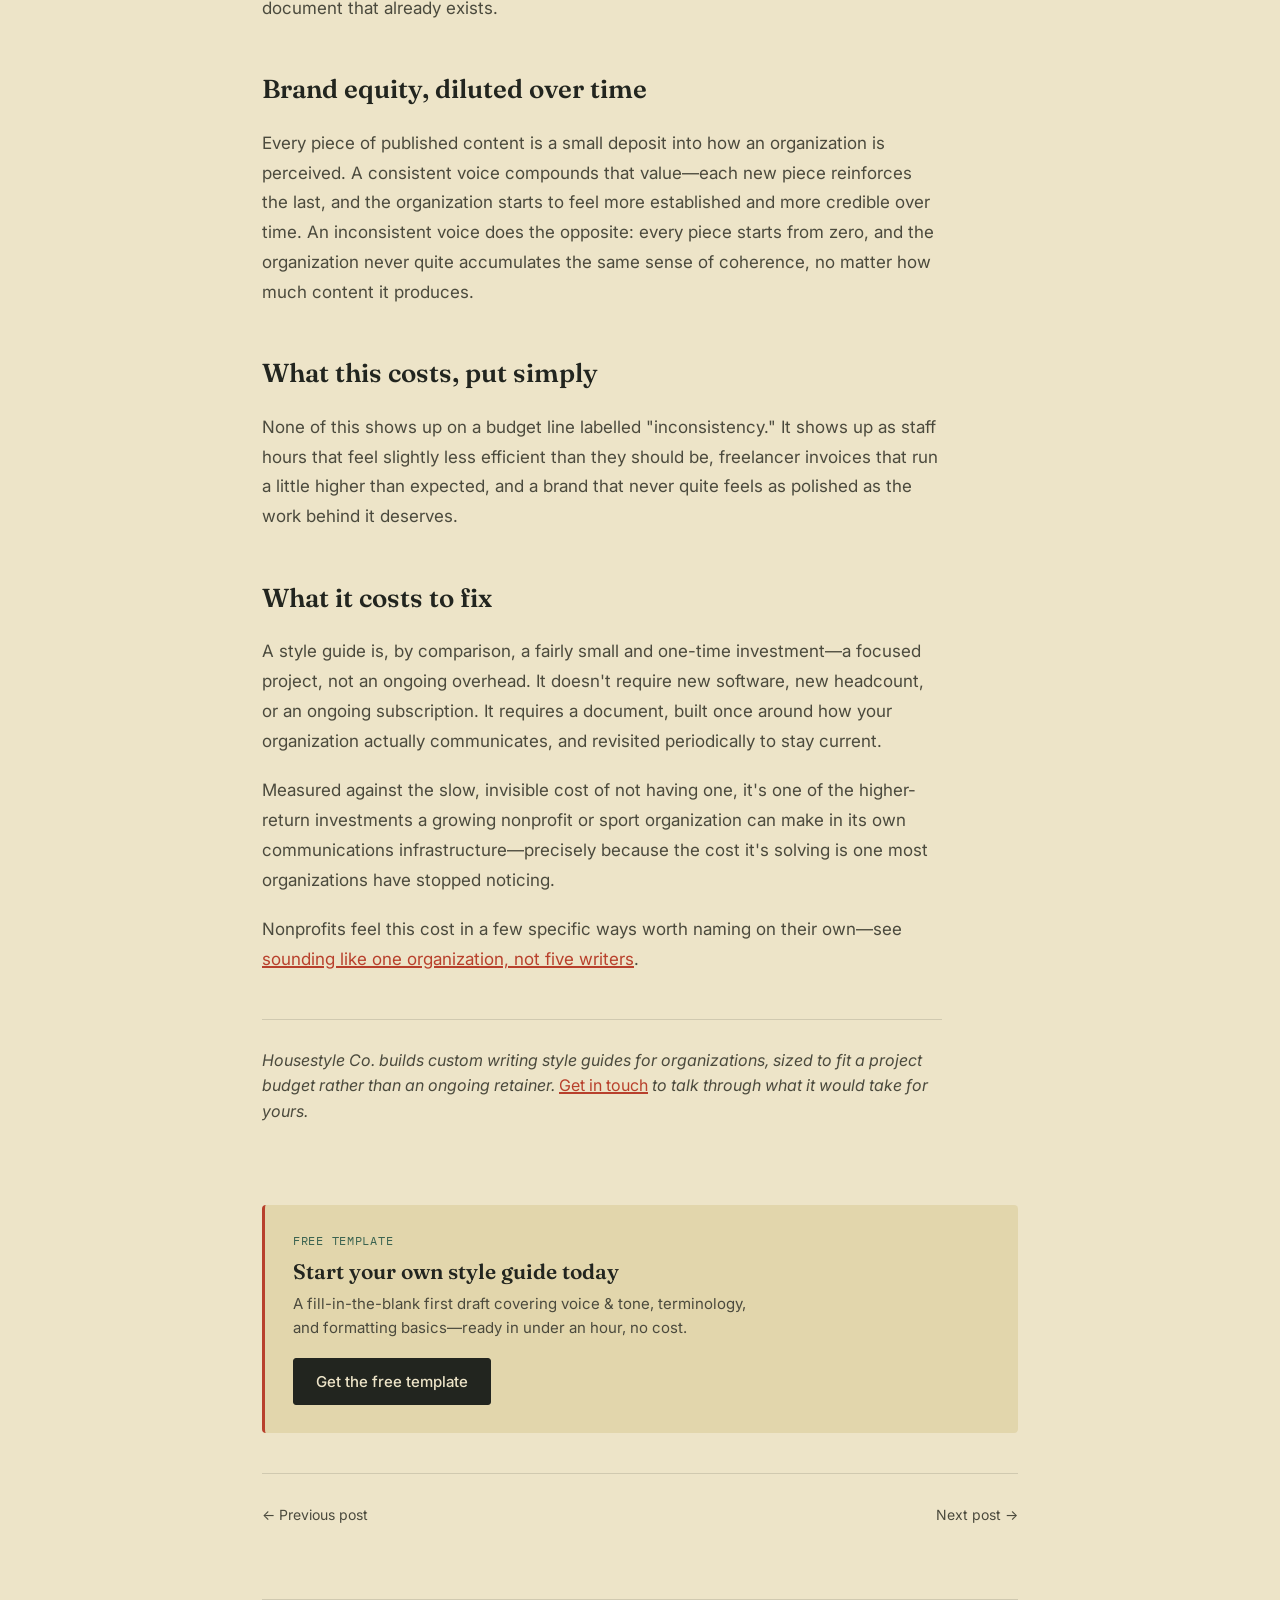
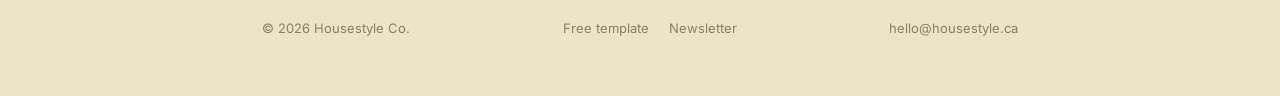
<file: blog/hidden-cost-of-inconsistent-writing.html>
<!DOCTYPE html>
<html lang="en">
<head>
<meta charset="UTF-8">
<meta name="viewport" content="width=device-width, initial-scale=1.0">

<title>The Hidden Cost of Inconsistent Writing for Nonprofits and Sport Organizations—Housestyle Co.</title>
<meta name="description" content="Inconsistent writing never shows up as a budget line, which is exactly why it's expensive. Here's where the hidden cost actually lands.">
<meta name="keywords" content="cost of inconsistent communications nonprofit">
<meta name="robots" content="index, follow">
<meta name="author" content="Housestyle Co.">
<link rel="canonical" href="https://housestyle.ca/blog/hidden-cost-of-inconsistent-writing/">

<meta property="og:type" content="article">
<meta property="og:url" content="https://housestyle.ca/blog/hidden-cost-of-inconsistent-writing/">
<meta property="og:site_name" content="Housestyle Co.">
<meta property="og:title" content="The Hidden Cost of Inconsistent Writing for Nonprofits and Sport Organizations">
<meta property="og:description" content="Inconsistent writing never shows up as a budget line, which is exactly why it's expensive. Here's where the hidden cost actually lands.">
<meta property="og:image" content="https://housestyle.ca/og-image.png">
<meta property="og:locale" content="en_CA">

<meta name="twitter:card" content="summary_large_image">
<meta name="twitter:title" content="The Hidden Cost of Inconsistent Writing for Nonprofits and Sport Organizations">
<meta name="twitter:description" content="Inconsistent writing never shows up as a budget line, which is exactly why it's expensive. Here's where the hidden cost actually lands.">
<meta name="twitter:image" content="https://housestyle.ca/og-image.png">

<link rel="preconnect" href="https://fonts.googleapis.com">
<link rel="preconnect" href="https://fonts.gstatic.com" crossorigin>
<link rel="stylesheet" href="../style.css">
<link rel="icon" href="data:image/svg+xml,<svg xmlns=%22http://www.w3.org/2000/svg%22 viewBox=%220 0 100 100%22><rect width=%22100%22 height=%22100%22 fill=%22%23EDE4C8%22/><rect x=%2222%22 y=%2222%22 width=%2256%22 height=%2256%22 fill=%22none%22 stroke=%22%23B8402C%22 stroke-width=%228%22/></svg>">

<script type="application/ld+json">
{
  "@context": "https://schema.org",
  "@type": "Article",
  "headline": "The Hidden Cost of Inconsistent Writing for Nonprofits and Sport Organizations",
  "description": "Inconsistent writing never shows up as a budget line, which is exactly why it's expensive. Here's where the hidden cost actually lands.",
  "url": "https://housestyle.ca/blog/hidden-cost-of-inconsistent-writing/",
  "publisher": {
    "@type": "Organization",
    "name": "Housestyle Co."
  }
}
</script>
</head>
<body>
<div class="wrap">

  <nav class="nav" aria-label="Primary">
    <a class="wordmark" href="../index.html">Housestyle Co<span>.</span></a>
    <div class="navlinks">
      <a href="../index.html#services">Services</a>
      <a href="../pricing/index.html">Pricing</a>
      <a href="index.html">Blog</a>
      <a class="nav-cta" href="../index.html#contact">Contact</a>
    </div>
  </nav>

  <header class="article-header">
    <a class="breadcrumb" href="index.html">&larr; Back to blog</a>
    <h1 class="article-title">The Hidden Cost of Inconsistent Writing for Nonprofits and Sport Organizations</h1>
    <p class="article-meta">ROI justification</p>
  </header>

  <main>
  <article class="article-body">
    <p>Nobody budgets for inconsistent writing. It doesn't show up as a line item, it doesn't trigger an alarm, and it never looks urgent enough to fix today. That's exactly why it's expensive—the cost is real, but it's spread out and mostly invisible, so it never quite forces the issue.</p>
    <p>Here's where that cost actually shows up.</p>
    <h2>Staff time, lost in small increments</h2>
    <p>Every time someone pauses to ask "how do we usually phrase this?"—in a Slack message, an email, a hallway conversation—that's a few minutes gone. On its own, trivial. Multiplied across every writer, every week, for a year, it adds up to a meaningful chunk of paid staff time spent re-deciding decisions that should have already been made once.</p>
    <h2>Slower freelancer and agency ramp-up</h2>
    <p>Bringing in outside help—a freelance writer, a design agency, a grant writer—should speed things up. Without a style guide, it often does the opposite: the first several drafts come back sounding almost right but not quite, and someone on staff has to spend real time editing them into shape. That editing time is a cost you're paying specifically because there was nothing to hand the freelancer on day one.</p>
    <h2>Donor and member trust, eroded in small doses</h2>
    <p>No single inconsistency loses a donor. But trust is built cumulatively, out of a hundred small impressions, and inconsistency chips away at exactly that. An organization that spells its own program's name two different ways in the same newsletter is telling donors, in a very quiet way, that the details aren't being watched closely. For an organization whose entire value proposition rests on being trustworthy with other people's money, that's not a small thing.</p>
    <h2>Onboarding time, repeated for every new person</h2>
    <p>Without a written guide, every new hire, board member, or volunteer has to learn "how we write" the slow way—through trial, correction, and repetition. That's a cost paid fresh every single time someone new joins, instead of once, up front, in a document that already exists.</p>
    <h2>Brand equity, diluted over time</h2>
    <p>Every piece of published content is a small deposit into how an organization is perceived. A consistent voice compounds that value—each new piece reinforces the last, and the organization starts to feel more established and more credible over time. An inconsistent voice does the opposite: every piece starts from zero, and the organization never quite accumulates the same sense of coherence, no matter how much content it produces.</p>
    <h2>What this costs, put simply</h2>
    <p>None of this shows up on a budget line labelled "inconsistency." It shows up as staff hours that feel slightly less efficient than they should be, freelancer invoices that run a little higher than expected, and a brand that never quite feels as polished as the work behind it deserves.</p>
    <h2>What it costs to fix</h2>
    <p>A style guide is, by comparison, a fairly small and one-time investment—a focused project, not an ongoing overhead. It doesn't require new software, new headcount, or an ongoing subscription. It requires a document, built once around how your organization actually communicates, and revisited periodically to stay current.</p>
    <p>Measured against the slow, invisible cost of not having one, it's one of the higher-return investments a growing nonprofit or sport organization can make in its own communications infrastructure—precisely because the cost it's solving is one most organizations have stopped noticing.</p>
    <p>Nonprofits feel this cost in a few specific ways worth naming on their own—see <a href="sounding-like-one-organization.html">sounding like one organization, not five writers</a>.</p>
    <hr>
    <p class="article-cta">Housestyle Co. builds custom writing style guides for organizations, sized to fit a project budget rather than an ongoing retainer. <a href="#">Get in touch</a> to talk through what it would take for yours.</p>
  </article>

  <div class="template-cta">
    <p class="template-cta-label">Free template</p>
    <p class="template-cta-title">Start your own style guide today</p>
    <p class="template-cta-body">A fill-in-the-blank first draft covering voice &amp; tone, terminology, and formatting basics&mdash;ready in under an hour, no cost.</p>
    <a class="btn btn-primary" href="../free-template/index.html">Get the free template</a>
  </div>

  <div class="article-nav">
    <span><a href="how-to-roll-out-a-style-guide.html">&larr; Previous post</a></span>
    <span><a href="style-guide-brand-voice-glossary.html">Next post &rarr;</a></span>
  </div>
  </main>

  <footer>
    <div class="footer-meta">
      <span>&copy; <span id="year"></span> Housestyle Co.</span>
      <span class="footer-links"><a href="../free-template/index.html">Free template</a><a href="https://housestyleca.substack.com" target="_blank" rel="noopener">Newsletter</a></span>
      <span>hello@housestyle.ca</span>
    </div>
  </footer>

</div>
<script>document.getElementById('year').textContent = new Date().getFullYear();</script>
</body>
</html>
</file>
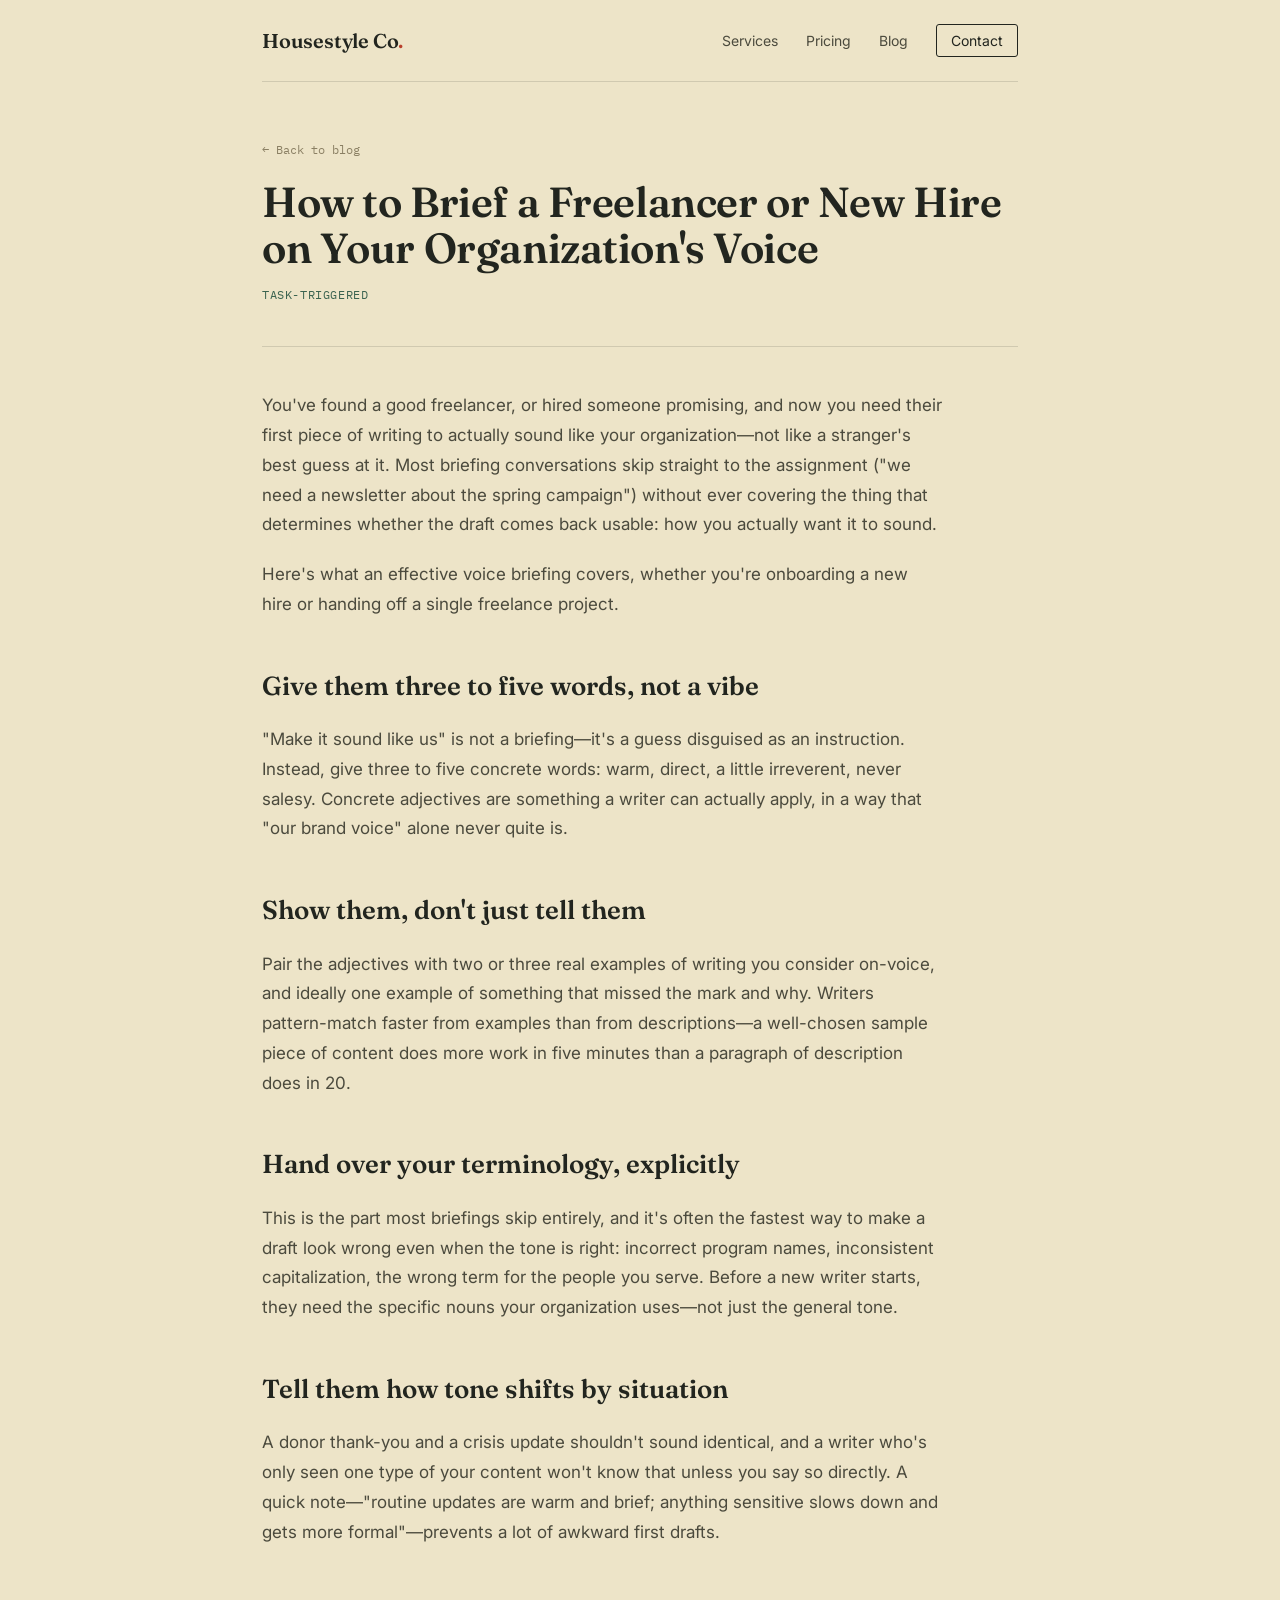
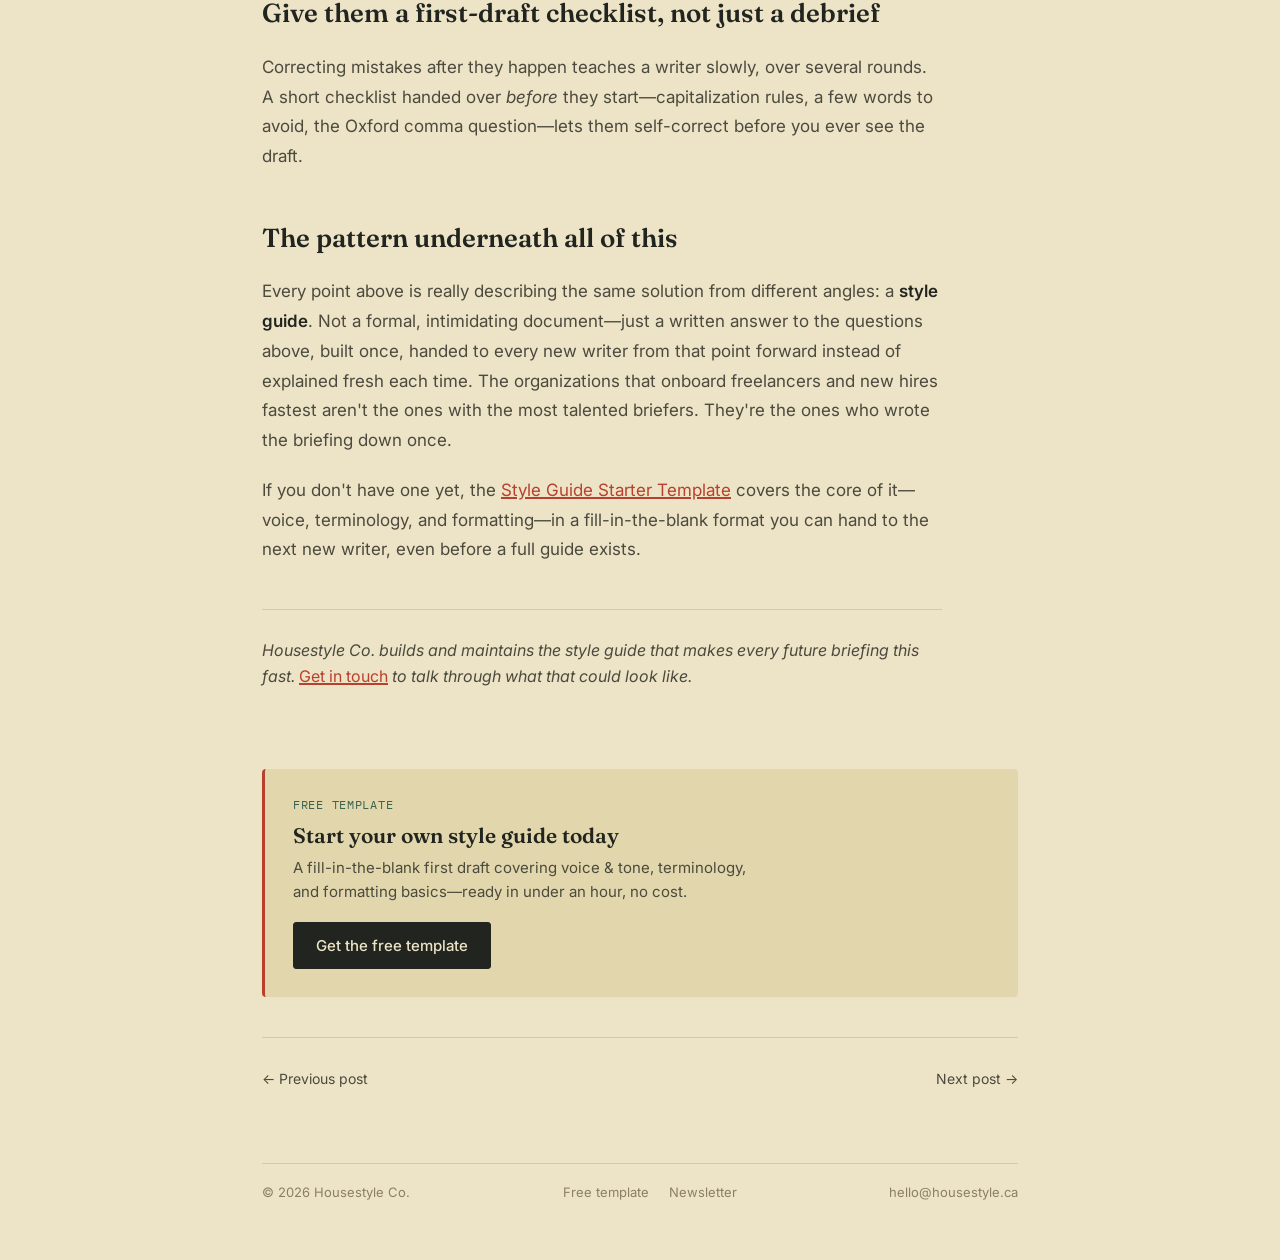
<file: blog/how-to-brief-a-freelancer.html>
<!DOCTYPE html>
<html lang="en">
<head>
<meta charset="UTF-8">
<meta name="viewport" content="width=device-width, initial-scale=1.0">

<title>How to Brief a Freelancer or New Hire on Your Organization's Voice—Housestyle Co.</title>
<meta name="description" content="Six things an effective voice briefing covers, so a freelancer or new hire's first draft actually sounds like your organization.">
<meta name="keywords" content="how to brief a freelancer on brand voice">
<meta name="robots" content="index, follow">
<meta name="author" content="Housestyle Co.">
<link rel="canonical" href="https://housestyle.ca/blog/how-to-brief-a-freelancer/">

<meta property="og:type" content="article">
<meta property="og:url" content="https://housestyle.ca/blog/how-to-brief-a-freelancer/">
<meta property="og:site_name" content="Housestyle Co.">
<meta property="og:title" content="How to Brief a Freelancer or New Hire on Your Organization's Voice">
<meta property="og:description" content="Six things an effective voice briefing covers, so a freelancer or new hire's first draft actually sounds like your organization.">
<meta property="og:image" content="https://housestyle.ca/og-image.png">
<meta property="og:locale" content="en_CA">

<meta name="twitter:card" content="summary_large_image">
<meta name="twitter:title" content="How to Brief a Freelancer or New Hire on Your Organization's Voice">
<meta name="twitter:description" content="Six things an effective voice briefing covers, so a freelancer or new hire's first draft actually sounds like your organization.">
<meta name="twitter:image" content="https://housestyle.ca/og-image.png">

<link rel="preconnect" href="https://fonts.googleapis.com">
<link rel="preconnect" href="https://fonts.gstatic.com" crossorigin>
<link rel="stylesheet" href="../style.css">
<link rel="icon" href="data:image/svg+xml,<svg xmlns=%22http://www.w3.org/2000/svg%22 viewBox=%220 0 100 100%22><rect width=%22100%22 height=%22100%22 fill=%22%23EDE4C8%22/><rect x=%2222%22 y=%2222%22 width=%2256%22 height=%2256%22 fill=%22none%22 stroke=%22%23B8402C%22 stroke-width=%228%22/></svg>">

<script type="application/ld+json">
{
  "@context": "https://schema.org",
  "@type": "Article",
  "headline": "How to Brief a Freelancer or New Hire on Your Organization's Voice",
  "description": "Six things an effective voice briefing covers, so a freelancer or new hire's first draft actually sounds like your organization.",
  "url": "https://housestyle.ca/blog/how-to-brief-a-freelancer/",
  "publisher": {
    "@type": "Organization",
    "name": "Housestyle Co."
  }
}
</script>
</head>
<body>
<div class="wrap">

  <nav class="nav" aria-label="Primary">
    <a class="wordmark" href="../index.html">Housestyle Co<span>.</span></a>
    <div class="navlinks">
      <a href="../index.html#services">Services</a>
      <a href="../pricing/index.html">Pricing</a>
      <a href="index.html">Blog</a>
      <a class="nav-cta" href="../index.html#contact">Contact</a>
    </div>
  </nav>

  <header class="article-header">
    <a class="breadcrumb" href="index.html">&larr; Back to blog</a>
    <h1 class="article-title">How to Brief a Freelancer or New Hire on Your Organization's Voice</h1>
    <p class="article-meta">Task-triggered</p>
  </header>

  <main>
  <article class="article-body">
    <p>You've found a good freelancer, or hired someone promising, and now you need their first piece of writing to actually sound like your organization&mdash;not like a stranger's best guess at it. Most briefing conversations skip straight to the assignment ("we need a newsletter about the spring campaign") without ever covering the thing that determines whether the draft comes back usable: how you actually want it to sound.</p>
    <p>Here's what an effective voice briefing covers, whether you're onboarding a new hire or handing off a single freelance project.</p>
    <h2>Give them three to five words, not a vibe</h2>
    <p>"Make it sound like us" is not a briefing&mdash;it's a guess disguised as an instruction. Instead, give three to five concrete words: warm, direct, a little irreverent, never salesy. Concrete adjectives are something a writer can actually apply, in a way that "our brand voice" alone never quite is.</p>
    <h2>Show them, don't just tell them</h2>
    <p>Pair the adjectives with two or three real examples of writing you consider on-voice, and ideally one example of something that missed the mark and why. Writers pattern-match faster from examples than from descriptions&mdash;a well-chosen sample piece of content does more work in five minutes than a paragraph of description does in 20.</p>
    <h2>Hand over your terminology, explicitly</h2>
    <p>This is the part most briefings skip entirely, and it's often the fastest way to make a draft look wrong even when the tone is right: incorrect program names, inconsistent capitalization, the wrong term for the people you serve. Before a new writer starts, they need the specific nouns your organization uses&mdash;not just the general tone.</p>
    <h2>Tell them how tone shifts by situation</h2>
    <p>A donor thank-you and a crisis update shouldn't sound identical, and a writer who's only seen one type of your content won't know that unless you say so directly. A quick note&mdash;"routine updates are warm and brief; anything sensitive slows down and gets more formal"&mdash;prevents a lot of awkward first drafts.</p>
    <h2>Give them a first-draft checklist, not just a debrief</h2>
    <p>Correcting mistakes after they happen teaches a writer slowly, over several rounds. A short checklist handed over <em>before</em> they start&mdash;capitalization rules, a few words to avoid, the Oxford comma question&mdash;lets them self-correct before you ever see the draft.</p>
    <h2>The pattern underneath all of this</h2>
    <p>Every point above is really describing the same solution from different angles: a <strong>style guide</strong>. Not a formal, intimidating document&mdash;just a written answer to the questions above, built once, handed to every new writer from that point forward instead of explained fresh each time. The organizations that onboard freelancers and new hires fastest aren't the ones with the most talented briefers. They're the ones who wrote the briefing down once.</p>
    <p>If you don't have one yet, the <a href="../free-template/index.html">Style Guide Starter Template</a> covers the core of it&mdash;voice, terminology, and formatting&mdash;in a fill-in-the-blank format you can hand to the next new writer, even before a full guide exists.</p>
    <hr>
    <p class="article-cta">Housestyle Co. builds and maintains the style guide that makes every future briefing this fast. <a href="#">Get in touch</a> to talk through what that could look like.</p>
  </article>

  <div class="template-cta">
    <p class="template-cta-label">Free template</p>
    <p class="template-cta-title">Start your own style guide today</p>
    <p class="template-cta-body">A fill-in-the-blank first draft covering voice &amp; tone, terminology, and formatting basics&mdash;ready in under an hour, no cost.</p>
    <a class="btn btn-primary" href="../free-template/index.html">Get the free template</a>
  </div>

  <div class="article-nav">
    <span><a href="why-everyone-writes-differently.html">&larr; Previous post</a></span>
    <span><a href="sounding-like-one-organization.html">Next post &rarr;</a></span>
  </div>
  </main>

  <footer>
    <div class="footer-meta">
      <span>&copy; <span id="year"></span> Housestyle Co.</span>
      <span class="footer-links"><a href="../free-template/index.html">Free template</a><a href="https://housestyleca.substack.com" target="_blank" rel="noopener">Newsletter</a></span>
      <span>hello@housestyle.ca</span>
    </div>
  </footer>

</div>
<script>document.getElementById('year').textContent = new Date().getFullYear();</script>
</body>
</html>
</file>
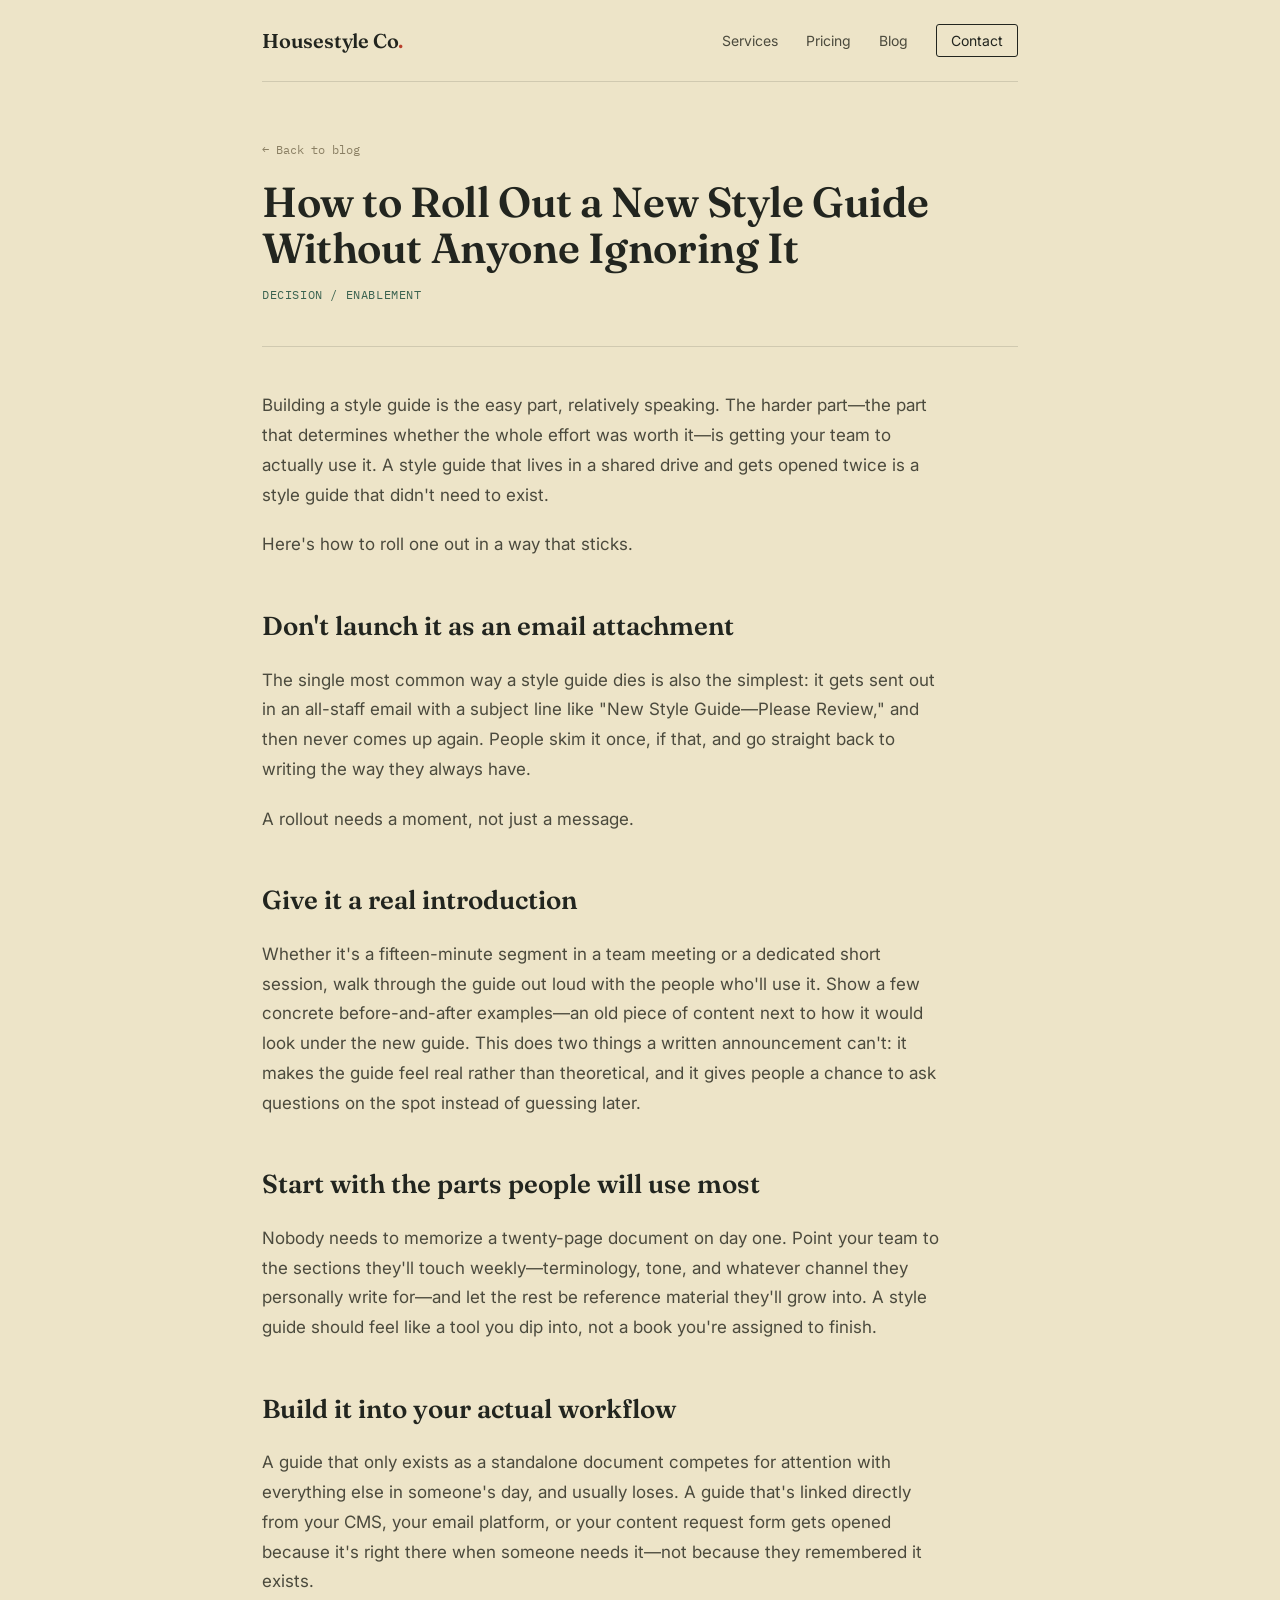
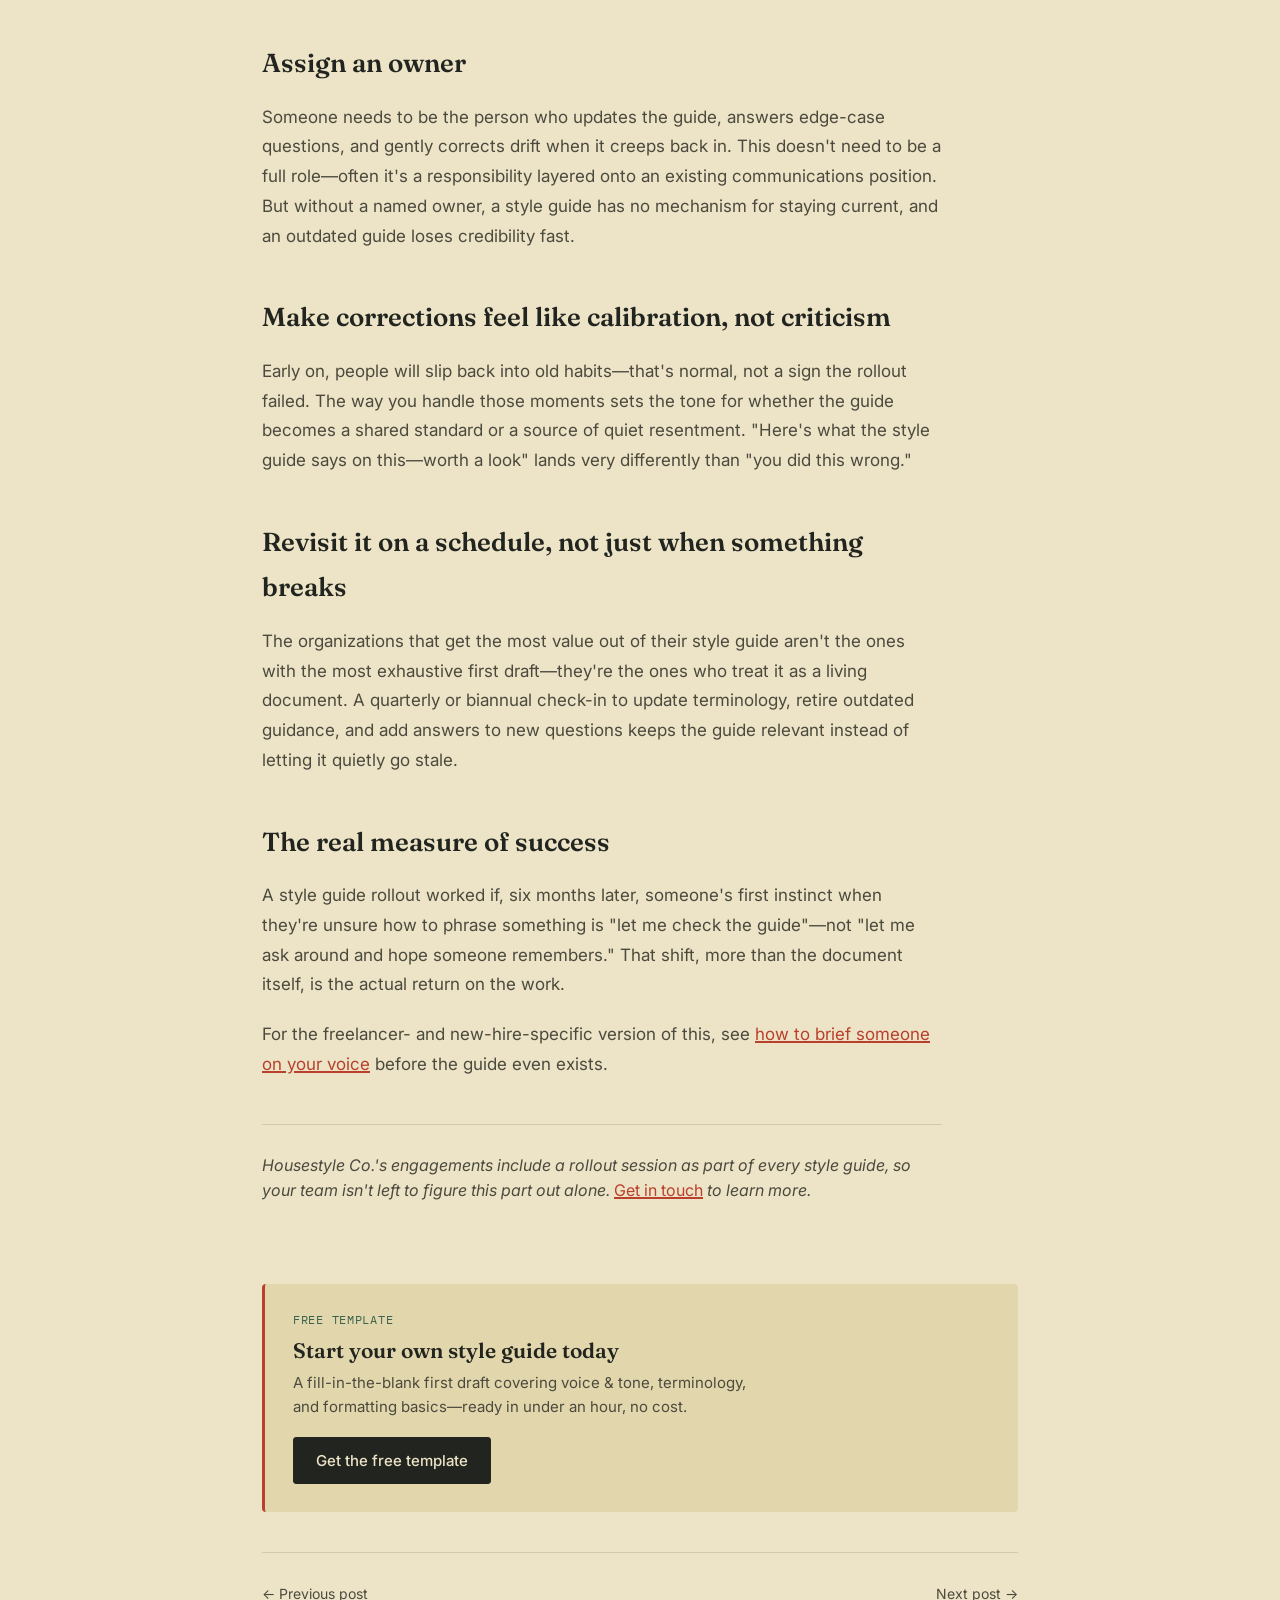
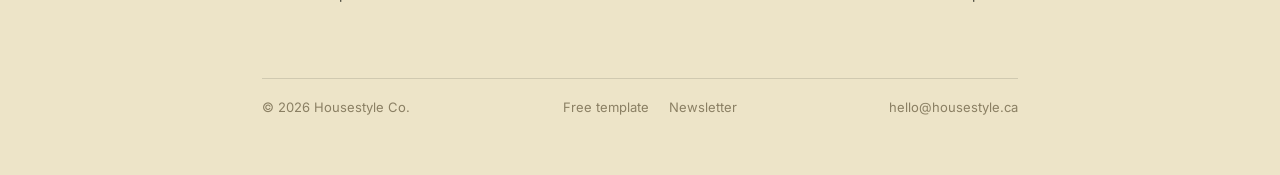
<file: blog/how-to-roll-out-a-style-guide.html>
<!DOCTYPE html>
<html lang="en">
<head>
<meta charset="UTF-8">
<meta name="viewport" content="width=device-width, initial-scale=1.0">

<title>How to Roll Out a New Style Guide Without Anyone Ignoring It—Housestyle Co.</title>
<meta name="description" content="Building a style guide is the easy part. Here's how to roll one out so your team actually uses it, instead of letting it collect dust in a shared drive.">
<meta name="keywords" content="how to roll out a style guide">
<meta name="robots" content="index, follow">
<meta name="author" content="Housestyle Co.">
<link rel="canonical" href="https://housestyle.ca/blog/how-to-roll-out-a-style-guide/">

<meta property="og:type" content="article">
<meta property="og:url" content="https://housestyle.ca/blog/how-to-roll-out-a-style-guide/">
<meta property="og:site_name" content="Housestyle Co.">
<meta property="og:title" content="How to Roll Out a New Style Guide Without Anyone Ignoring It">
<meta property="og:description" content="Building a style guide is the easy part. Here's how to roll one out so your team actually uses it, instead of letting it collect dust in a shared drive.">
<meta property="og:image" content="https://housestyle.ca/og-image.png">
<meta property="og:locale" content="en_CA">

<meta name="twitter:card" content="summary_large_image">
<meta name="twitter:title" content="How to Roll Out a New Style Guide Without Anyone Ignoring It">
<meta name="twitter:description" content="Building a style guide is the easy part. Here's how to roll one out so your team actually uses it, instead of letting it collect dust in a shared drive.">
<meta name="twitter:image" content="https://housestyle.ca/og-image.png">

<link rel="preconnect" href="https://fonts.googleapis.com">
<link rel="preconnect" href="https://fonts.gstatic.com" crossorigin>
<link rel="stylesheet" href="../style.css">
<link rel="icon" href="data:image/svg+xml,<svg xmlns=%22http://www.w3.org/2000/svg%22 viewBox=%220 0 100 100%22><rect width=%22100%22 height=%22100%22 fill=%22%23EDE4C8%22/><rect x=%2222%22 y=%2222%22 width=%2256%22 height=%2256%22 fill=%22none%22 stroke=%22%23B8402C%22 stroke-width=%228%22/></svg>">

<script type="application/ld+json">
{
  "@context": "https://schema.org",
  "@type": "Article",
  "headline": "How to Roll Out a New Style Guide Without Anyone Ignoring It",
  "description": "Building a style guide is the easy part. Here's how to roll one out so your team actually uses it, instead of letting it collect dust in a shared drive.",
  "url": "https://housestyle.ca/blog/how-to-roll-out-a-style-guide/",
  "publisher": {
    "@type": "Organization",
    "name": "Housestyle Co."
  }
}
</script>
</head>
<body>
<div class="wrap">

  <nav class="nav" aria-label="Primary">
    <a class="wordmark" href="../index.html">Housestyle Co<span>.</span></a>
    <div class="navlinks">
      <a href="../index.html#services">Services</a>
      <a href="../pricing/index.html">Pricing</a>
      <a href="index.html">Blog</a>
      <a class="nav-cta" href="../index.html#contact">Contact</a>
    </div>
  </nav>

  <header class="article-header">
    <a class="breadcrumb" href="index.html">&larr; Back to blog</a>
    <h1 class="article-title">How to Roll Out a New Style Guide Without Anyone Ignoring It</h1>
    <p class="article-meta">Decision / enablement</p>
  </header>

  <main>
  <article class="article-body">
    <p>Building a style guide is the easy part, relatively speaking. The harder part—the part that determines whether the whole effort was worth it—is getting your team to actually use it. A style guide that lives in a shared drive and gets opened twice is a style guide that didn't need to exist.</p>
    <p>Here's how to roll one out in a way that sticks.</p>
    <h2>Don't launch it as an email attachment</h2>
    <p>The single most common way a style guide dies is also the simplest: it gets sent out in an all-staff email with a subject line like "New Style Guide—Please Review," and then never comes up again. People skim it once, if that, and go straight back to writing the way they always have.</p>
    <p>A rollout needs a moment, not just a message.</p>
    <h2>Give it a real introduction</h2>
    <p>Whether it's a fifteen-minute segment in a team meeting or a dedicated short session, walk through the guide out loud with the people who'll use it. Show a few concrete before-and-after examples—an old piece of content next to how it would look under the new guide. This does two things a written announcement can't: it makes the guide feel real rather than theoretical, and it gives people a chance to ask questions on the spot instead of guessing later.</p>
    <h2>Start with the parts people will use most</h2>
    <p>Nobody needs to memorize a twenty-page document on day one. Point your team to the sections they'll touch weekly—terminology, tone, and whatever channel they personally write for—and let the rest be reference material they'll grow into. A style guide should feel like a tool you dip into, not a book you're assigned to finish.</p>
    <h2>Build it into your actual workflow</h2>
    <p>A guide that only exists as a standalone document competes for attention with everything else in someone's day, and usually loses. A guide that's linked directly from your CMS, your email platform, or your content request form gets opened because it's right there when someone needs it—not because they remembered it exists.</p>
    <h2>Assign an owner</h2>
    <p>Someone needs to be the person who updates the guide, answers edge-case questions, and gently corrects drift when it creeps back in. This doesn't need to be a full role—often it's a responsibility layered onto an existing communications position. But without a named owner, a style guide has no mechanism for staying current, and an outdated guide loses credibility fast.</p>
    <h2>Make corrections feel like calibration, not criticism</h2>
    <p>Early on, people will slip back into old habits—that's normal, not a sign the rollout failed. The way you handle those moments sets the tone for whether the guide becomes a shared standard or a source of quiet resentment. "Here's what the style guide says on this—worth a look" lands very differently than "you did this wrong."</p>
    <h2>Revisit it on a schedule, not just when something breaks</h2>
    <p>The organizations that get the most value out of their style guide aren't the ones with the most exhaustive first draft—they're the ones who treat it as a living document. A quarterly or biannual check-in to update terminology, retire outdated guidance, and add answers to new questions keeps the guide relevant instead of letting it quietly go stale.</p>
    <h2>The real measure of success</h2>
    <p>A style guide rollout worked if, six months later, someone's first instinct when they're unsure how to phrase something is "let me check the guide"—not "let me ask around and hope someone remembers." That shift, more than the document itself, is the actual return on the work.</p>
    <p>For the freelancer- and new-hire-specific version of this, see <a href="how-to-brief-a-freelancer.html">how to brief someone on your voice</a> before the guide even exists.</p>
    <hr>
    <p class="article-cta">Housestyle Co.'s engagements include a rollout session as part of every style guide, so your team isn't left to figure this part out alone. <a href="#">Get in touch</a> to learn more.</p>
  </article>

  <div class="template-cta">
    <p class="template-cta-label">Free template</p>
    <p class="template-cta-title">Start your own style guide today</p>
    <p class="template-cta-body">A fill-in-the-blank first draft covering voice &amp; tone, terminology, and formatting basics&mdash;ready in under an hour, no cost.</p>
    <a class="btn btn-primary" href="../free-template/index.html">Get the free template</a>
  </div>

  <div class="article-nav">
    <span><a href="signs-youve-outgrown-unwritten-style-rules.html">&larr; Previous post</a></span>
    <span><a href="hidden-cost-of-inconsistent-writing.html">Next post &rarr;</a></span>
  </div>
  </main>

  <footer>
    <div class="footer-meta">
      <span>&copy; <span id="year"></span> Housestyle Co.</span>
      <span class="footer-links"><a href="../free-template/index.html">Free template</a><a href="https://housestyleca.substack.com" target="_blank" rel="noopener">Newsletter</a></span>
      <span>hello@housestyle.ca</span>
    </div>
  </footer>

</div>
<script>document.getElementById('year').textContent = new Date().getFullYear();</script>
</body>
</html>
</file>
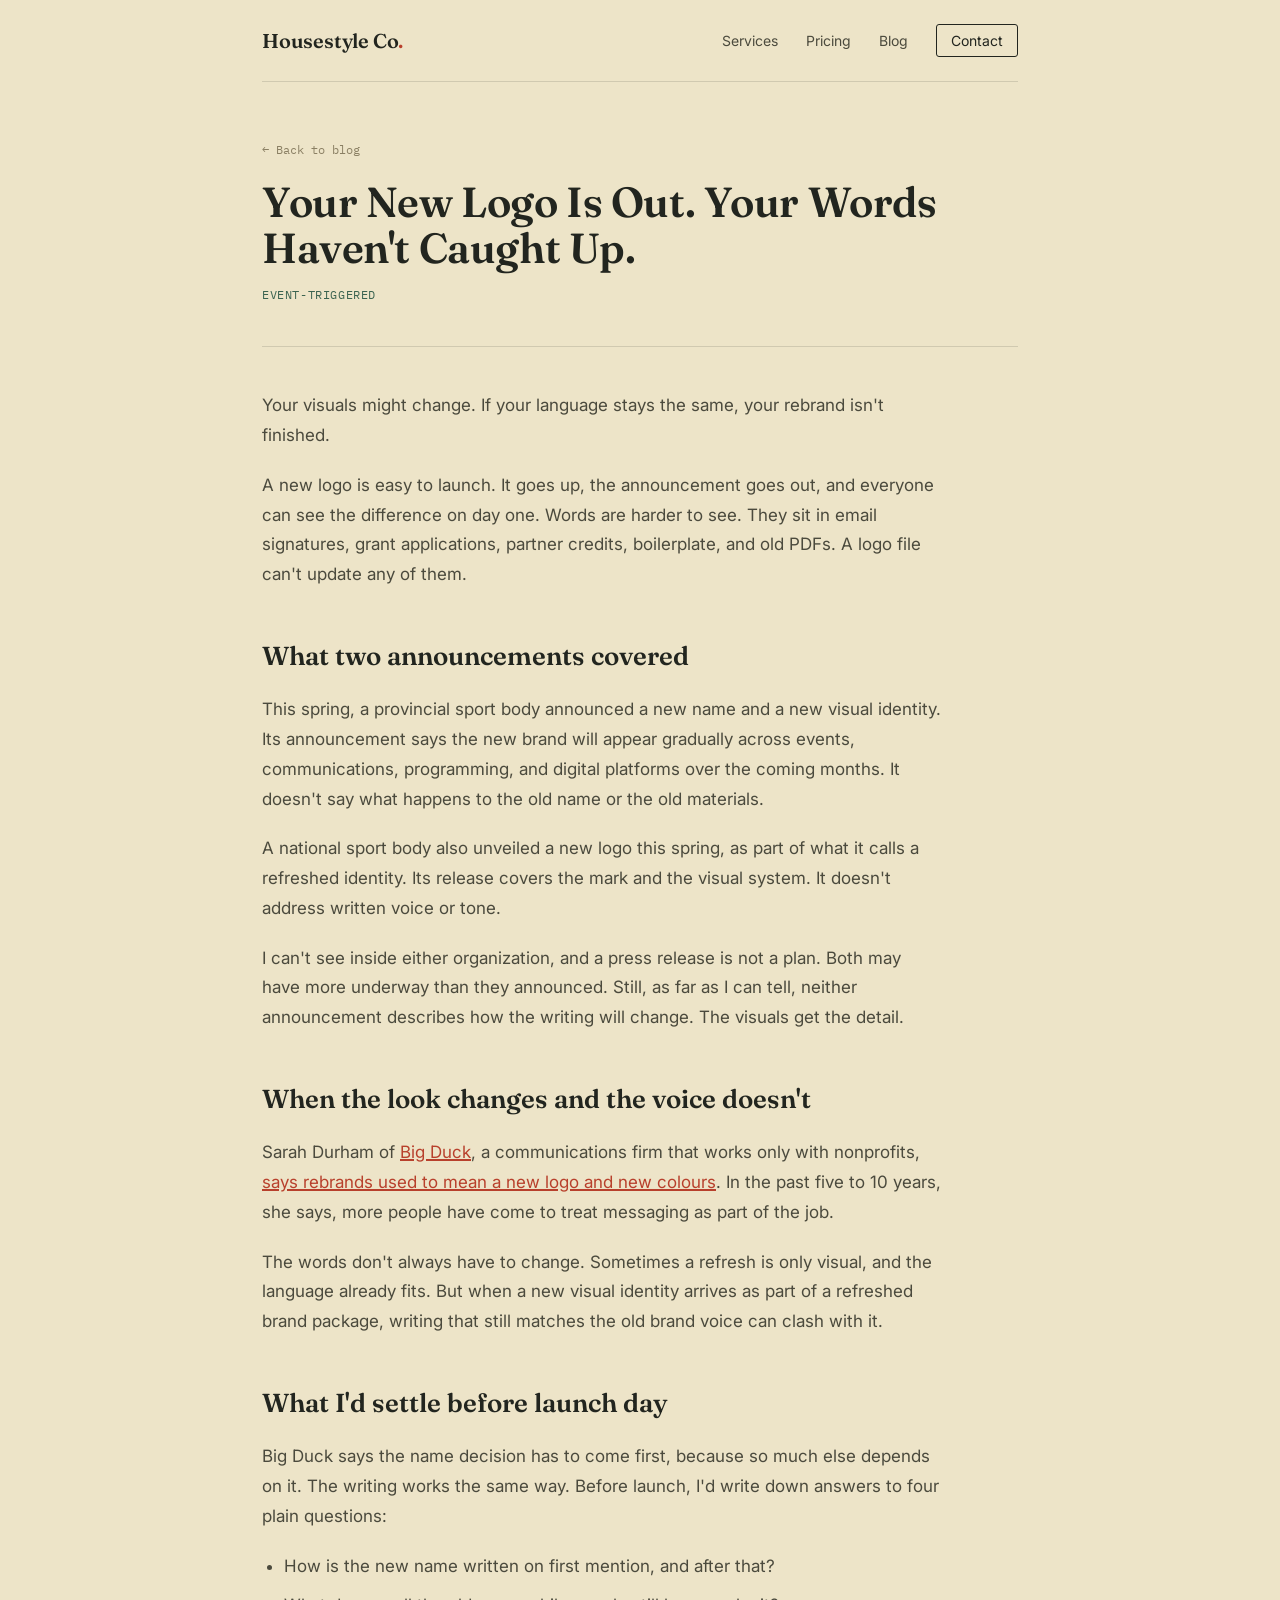
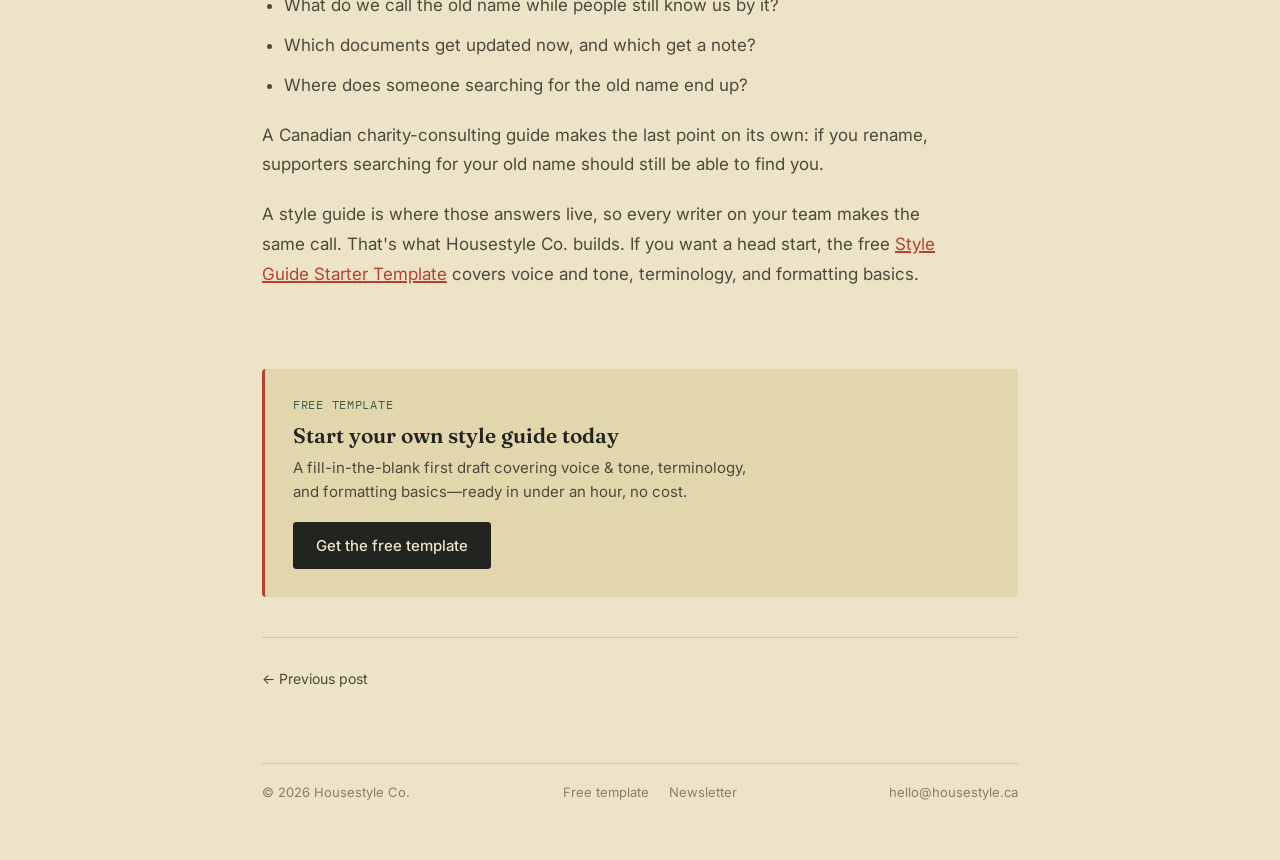
<file: blog/new-logo-words-havent-caught-up.html>
<!DOCTYPE html>
<html lang="en">
<head>
<meta charset="UTF-8">
<meta name="viewport" content="width=device-width, initial-scale=1.0">

<title>Your New Logo Is Out. Your Words Haven't Caught Up.—Housestyle Co.</title>
<meta name="description" content="A new logo is only part of a rebrand. Here is what to settle so your organization's writing keeps up with its new look.">
<meta name="keywords" content="update brand voice after a rebrand">
<meta name="robots" content="index, follow">
<meta name="author" content="Housestyle Co.">
<link rel="canonical" href="https://housestyle.ca/blog/new-logo-words-havent-caught-up/">

<meta property="og:type" content="article">
<meta property="og:url" content="https://housestyle.ca/blog/new-logo-words-havent-caught-up/">
<meta property="og:site_name" content="Housestyle Co.">
<meta property="og:title" content="Your New Logo Is Out. Your Words Haven't Caught Up.">
<meta property="og:description" content="A new logo is only part of a rebrand. Here is what to settle so your organization's writing keeps up with its new look.">
<meta property="og:image" content="https://housestyle.ca/og-image.png">
<meta property="og:locale" content="en_CA">

<meta name="twitter:card" content="summary_large_image">
<meta name="twitter:title" content="Your New Logo Is Out. Your Words Haven't Caught Up.">
<meta name="twitter:description" content="A new logo is only part of a rebrand. Here is what to settle so your organization's writing keeps up with its new look.">
<meta name="twitter:image" content="https://housestyle.ca/og-image.png">

<link rel="preconnect" href="https://fonts.googleapis.com">
<link rel="preconnect" href="https://fonts.gstatic.com" crossorigin>
<link rel="stylesheet" href="../style.css">
<link rel="icon" href="data:image/svg+xml,<svg xmlns=%22http://www.w3.org/2000/svg%22 viewBox=%220 0 100 100%22><rect width=%22100%22 height=%22100%22 fill=%22%23EDE4C8%22/><rect x=%2222%22 y=%2222%22 width=%2256%22 height=%2256%22 fill=%22none%22 stroke=%22%23B8402C%22 stroke-width=%228%22/></svg>">

<script type="application/ld+json">
{
  "@context": "https://schema.org",
  "@type": "Article",
  "headline": "Your New Logo Is Out. Your Words Haven't Caught Up.",
  "description": "A new logo is only part of a rebrand. Here is what to settle so your organization's writing keeps up with its new look.",
  "url": "https://housestyle.ca/blog/new-logo-words-havent-caught-up/",
  "publisher": {
    "@type": "Organization",
    "name": "Housestyle Co."
  }
}
</script>
</head>
<body>
<div class="wrap">

  <nav class="nav" aria-label="Primary">
    <a class="wordmark" href="../index.html">Housestyle Co<span>.</span></a>
    <div class="navlinks">
      <a href="../index.html#services">Services</a>
      <a href="../pricing/index.html">Pricing</a>
      <a href="index.html">Blog</a>
      <a class="nav-cta" href="../index.html#contact">Contact</a>
    </div>
  </nav>

  <header class="article-header">
    <a class="breadcrumb" href="index.html">&larr; Back to blog</a>
    <h1 class="article-title">Your New Logo Is Out. Your Words Haven't Caught Up.</h1>
    <p class="article-meta">Event-triggered</p>
  </header>

  <main>
  <article class="article-body">
    <p>Your visuals might change. If your language stays the same, your rebrand isn't finished.</p>
    <p>A new logo is easy to launch. It goes up, the announcement goes out, and everyone can see the difference on day one. Words are harder to see. They sit in email signatures, grant applications, partner credits, boilerplate, and old PDFs. A logo file can't update any of them.</p>
    <h2>What two announcements covered</h2>
    <p>This spring, a provincial sport body announced a new name and a new visual identity. Its announcement says the new brand will appear gradually across events, communications, programming, and digital platforms over the coming months. It doesn't say what happens to the old name or the old materials.</p>
    <p>A national sport body also unveiled a new logo this spring, as part of what it calls a refreshed identity. Its release covers the mark and the visual system. It doesn't address written voice or tone.</p>
    <p>I can't see inside either organization, and a press release is not a plan. Both may have more underway than they announced. Still, as far as I can tell, neither announcement describes how the writing will change. The visuals get the detail.</p>
    <h2>When the look changes and the voice doesn't</h2>
    <p>Sarah Durham of <a href="https://bigduck.com">Big Duck</a>, a communications firm that works only with nonprofits, <a href="https://bloomerang.com/webinar/video-how-does-rebranding-impact-nonprofits">says rebrands used to mean a new logo and new colours</a>. In the past five to 10 years, she says, more people have come to treat messaging as part of the job.</p>
    <p>The words don't always have to change. Sometimes a refresh is only visual, and the language already fits. But when a new visual identity arrives as part of a refreshed brand package, writing that still matches the old brand voice can clash with it.</p>
    <h2>What I'd settle before launch day</h2>
    <p>Big Duck says the name decision has to come first, because so much else depends on it. The writing works the same way. Before launch, I'd write down answers to four plain questions:</p>
    <ul>
      <li>How is the new name written on first mention, and after that?</li>
      <li>What do we call the old name while people still know us by it?</li>
      <li>Which documents get updated now, and which get a note?</li>
      <li>Where does someone searching for the old name end up?</li>
    </ul>
    <p>A Canadian charity-consulting guide makes the last point on its own: if you rename, supporters searching for your old name should still be able to find you.</p>
    <p>A style guide is where those answers live, so every writer on your team makes the same call. That's what Housestyle Co. builds. If you want a head start, the free <a href="../free-template/index.html">Style Guide Starter Template</a> covers voice and tone, terminology, and formatting basics.</p>
  </article>

  <div class="template-cta">
    <p class="template-cta-label">Free template</p>
    <p class="template-cta-title">Start your own style guide today</p>
    <p class="template-cta-body">A fill-in-the-blank first draft covering voice &amp; tone, terminology, and formatting basics&mdash;ready in under an hour, no cost.</p>
    <a class="btn btn-primary" href="../free-template/index.html">Get the free template</a>
  </div>

  <div class="article-nav">
    <span><a href="sounding-like-one-organization.html">&larr; Previous post</a></span>
    <span></span>
  </div>
  </main>

  <footer>
    <div class="footer-meta">
      <span>&copy; <span id="year"></span> Housestyle Co.</span>
      <span class="footer-links"><a href="../free-template/index.html">Free template</a><a href="https://housestyleca.substack.com" target="_blank" rel="noopener">Newsletter</a></span>
      <span>hello@housestyle.ca</span>
    </div>
  </footer>

</div>
<script>document.getElementById('year').textContent = new Date().getFullYear();</script>
</body>
</html>
</file>
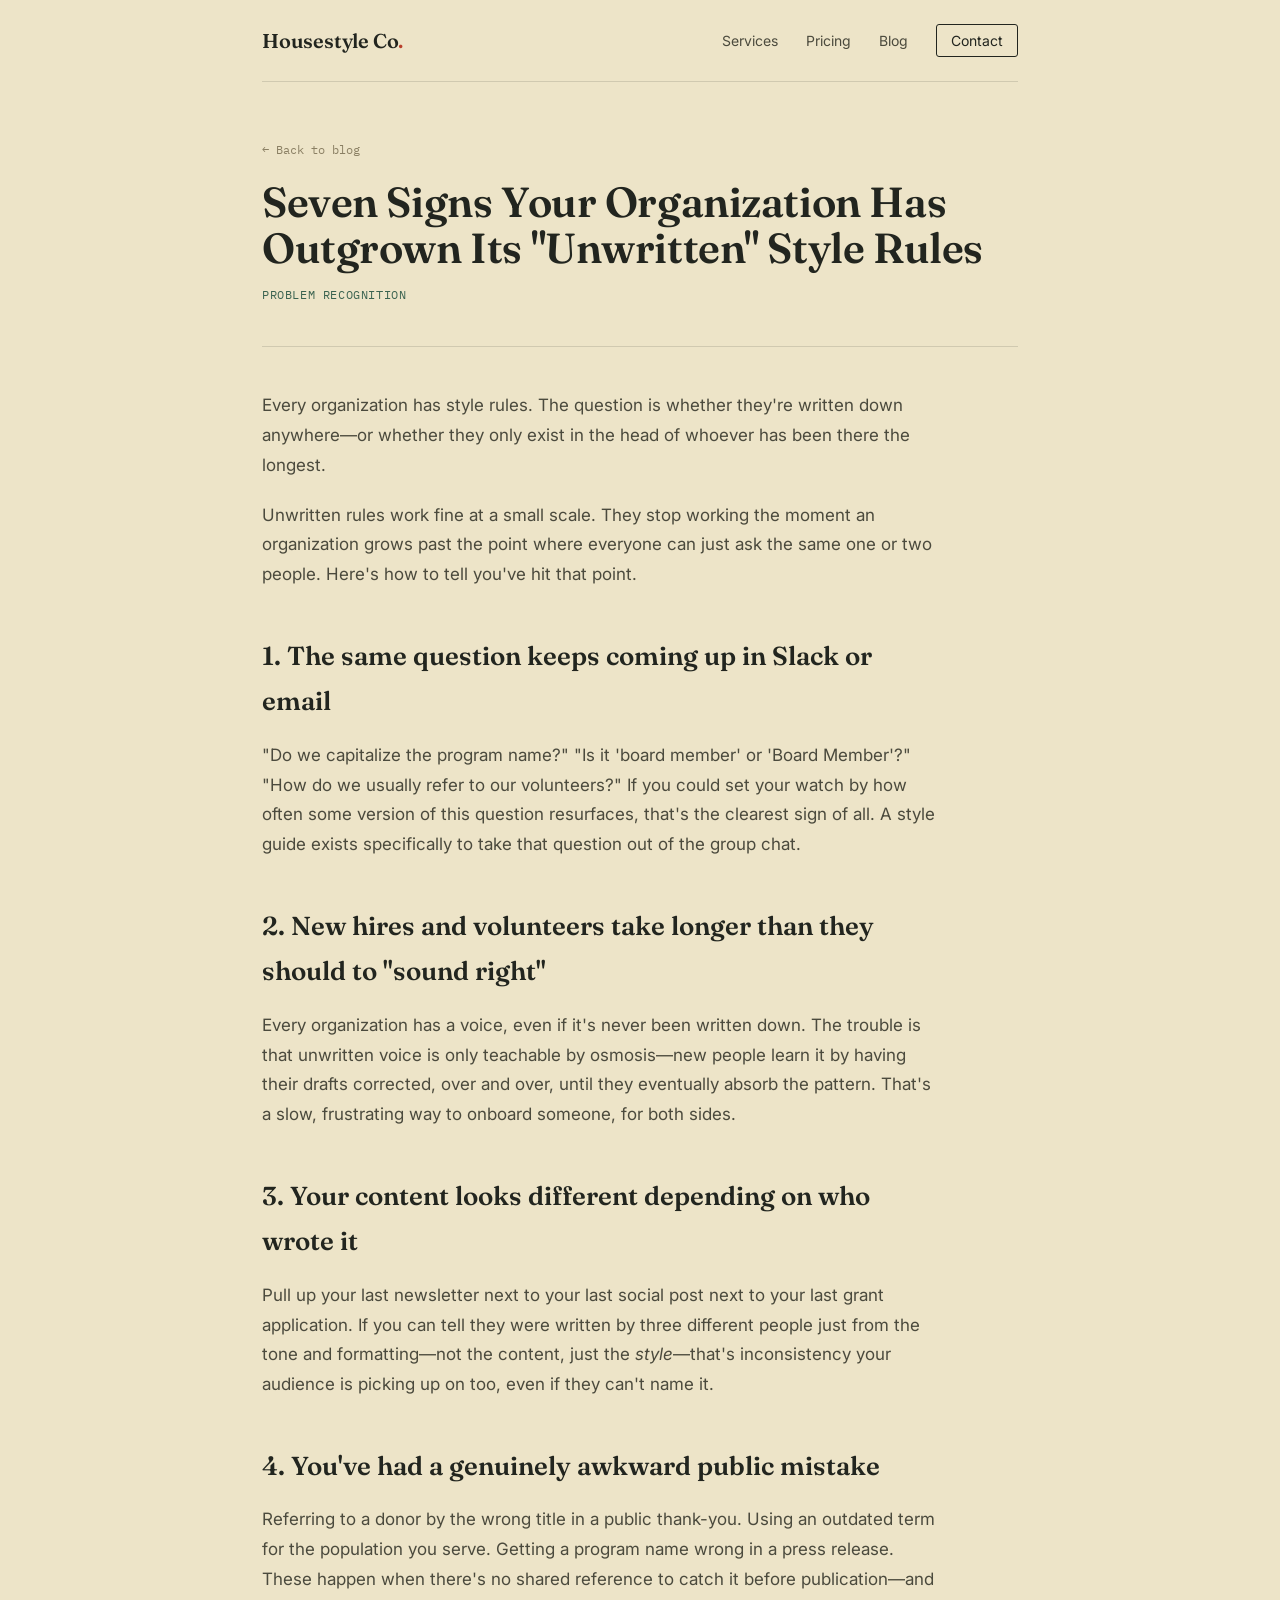
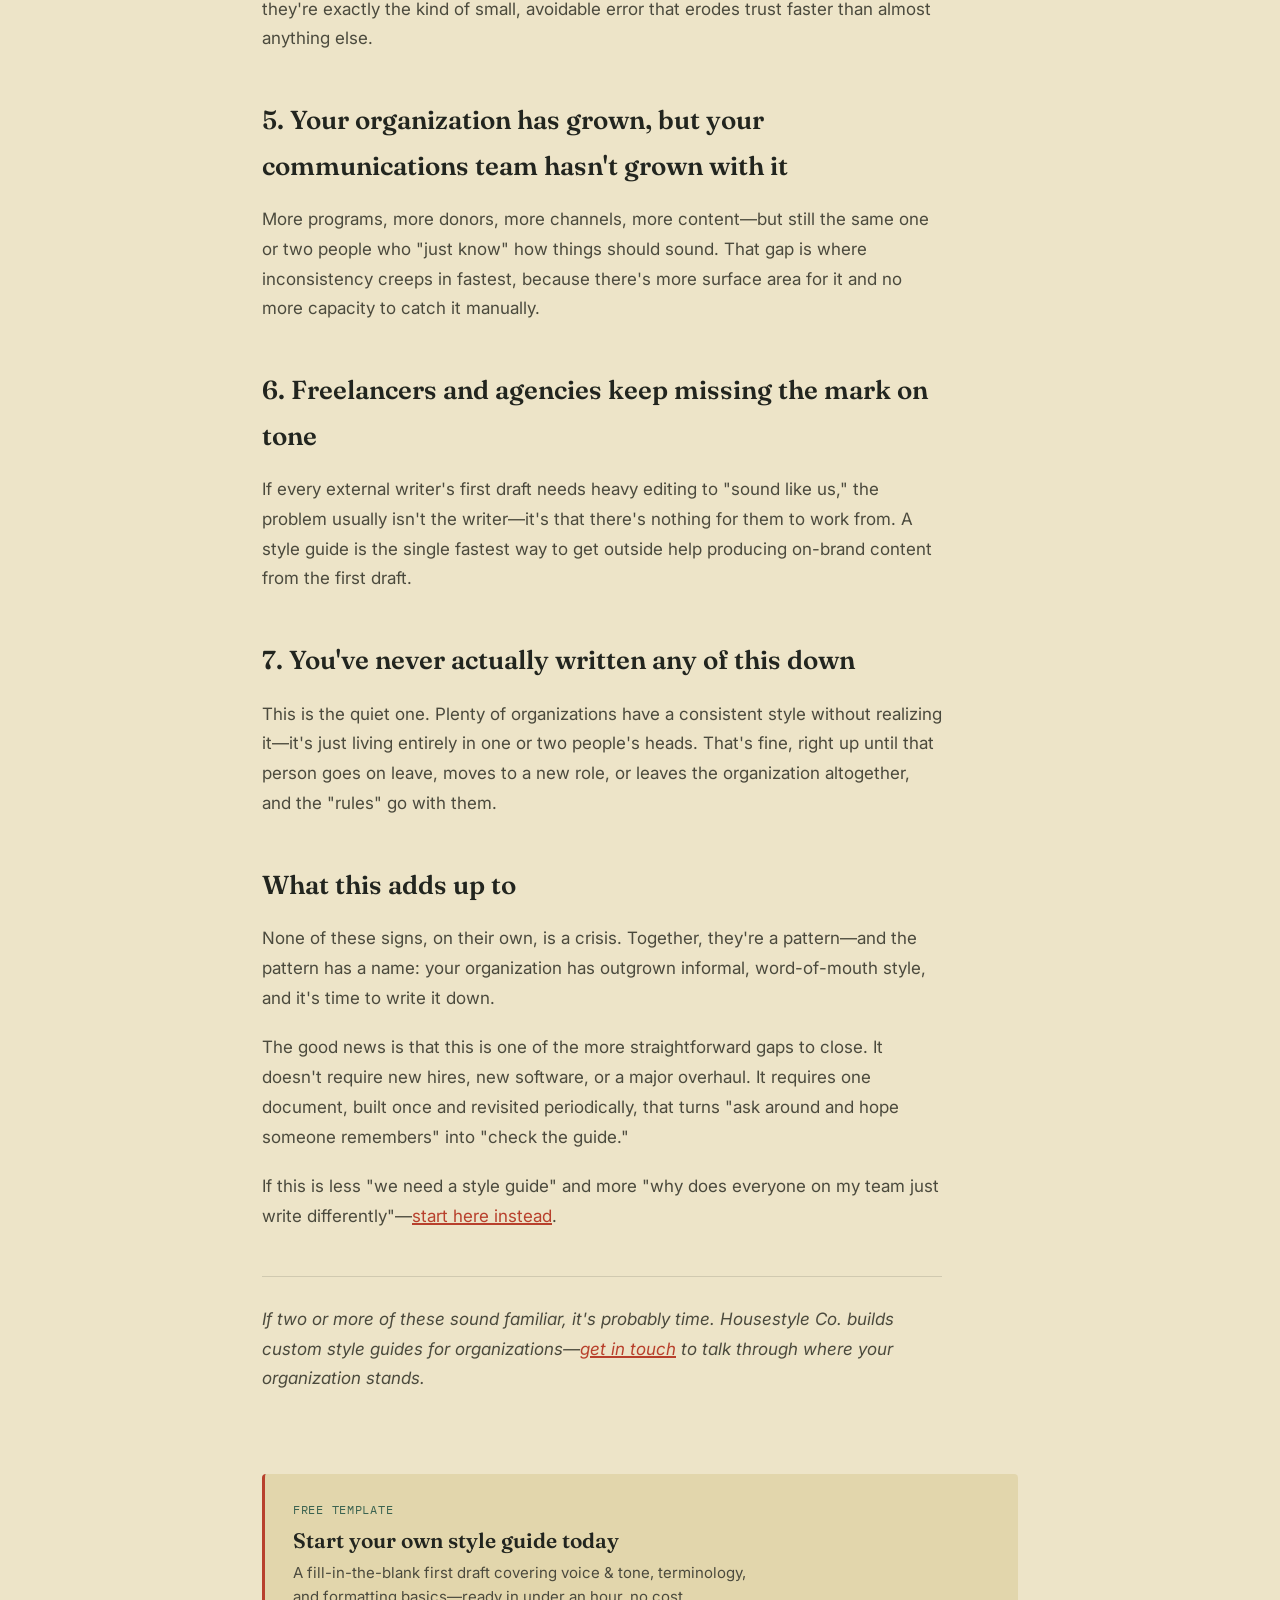
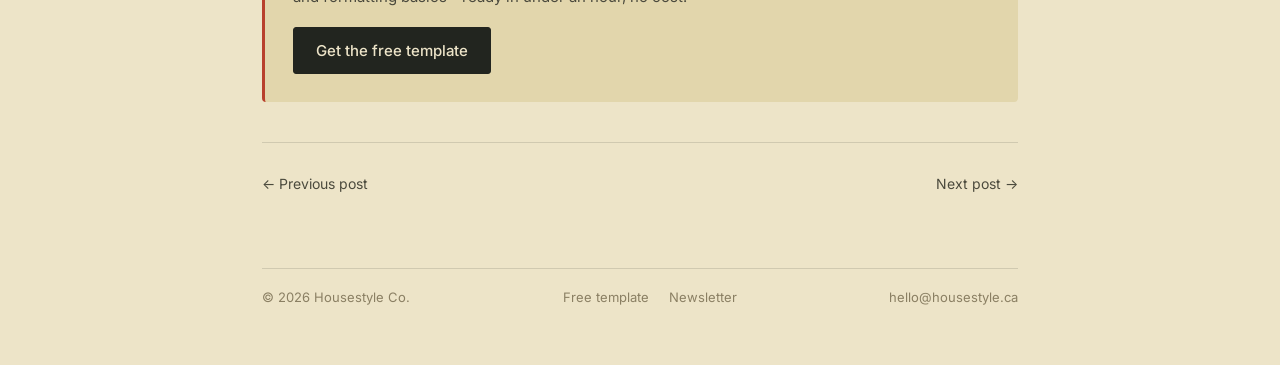
<file: blog/signs-youve-outgrown-unwritten-style-rules.html>
<!DOCTYPE html>
<html lang="en">
<head>
<meta charset="UTF-8">
<meta name="viewport" content="width=device-width, initial-scale=1.0">

<title>Seven Signs Your Organization Has Outgrown Its "Unwritten" Style Rules—Housestyle Co.</title>
<meta name="description" content="Seven signs your organization has outgrown informal, word-of-mouth writing style—and it's time to write the rules down.">
<meta name="keywords" content="signs your organization needs a style guide">
<meta name="robots" content="index, follow">
<meta name="author" content="Housestyle Co.">
<link rel="canonical" href="https://housestyle.ca/blog/signs-youve-outgrown-unwritten-style-rules/">

<meta property="og:type" content="article">
<meta property="og:url" content="https://housestyle.ca/blog/signs-youve-outgrown-unwritten-style-rules/">
<meta property="og:site_name" content="Housestyle Co.">
<meta property="og:title" content="Seven Signs Your Organization Has Outgrown Its "Unwritten" Style Rules">
<meta property="og:description" content="Seven signs your organization has outgrown informal, word-of-mouth writing style—and it's time to write the rules down.">
<meta property="og:image" content="https://housestyle.ca/og-image.png">
<meta property="og:locale" content="en_CA">

<meta name="twitter:card" content="summary_large_image">
<meta name="twitter:title" content="Seven Signs Your Organization Has Outgrown Its "Unwritten" Style Rules">
<meta name="twitter:description" content="Seven signs your organization has outgrown informal, word-of-mouth writing style—and it's time to write the rules down.">
<meta name="twitter:image" content="https://housestyle.ca/og-image.png">

<link rel="preconnect" href="https://fonts.googleapis.com">
<link rel="preconnect" href="https://fonts.gstatic.com" crossorigin>
<link rel="stylesheet" href="../style.css">
<link rel="icon" href="data:image/svg+xml,<svg xmlns=%22http://www.w3.org/2000/svg%22 viewBox=%220 0 100 100%22><rect width=%22100%22 height=%22100%22 fill=%22%23EDE4C8%22/><rect x=%2222%22 y=%2222%22 width=%2256%22 height=%2256%22 fill=%22none%22 stroke=%22%23B8402C%22 stroke-width=%228%22/></svg>">

<script type="application/ld+json">
{
  "@context": "https://schema.org",
  "@type": "Article",
  "headline": "Seven Signs Your Organization Has Outgrown Its "Unwritten" Style Rules",
  "description": "Seven signs your organization has outgrown informal, word-of-mouth writing style—and it's time to write the rules down.",
  "url": "https://housestyle.ca/blog/signs-youve-outgrown-unwritten-style-rules/",
  "publisher": {
    "@type": "Organization",
    "name": "Housestyle Co."
  }
}
</script>
</head>
<body>
<div class="wrap">

  <nav class="nav" aria-label="Primary">
    <a class="wordmark" href="../index.html">Housestyle Co<span>.</span></a>
    <div class="navlinks">
      <a href="../index.html#services">Services</a>
      <a href="../pricing/index.html">Pricing</a>
      <a href="index.html">Blog</a>
      <a class="nav-cta" href="../index.html#contact">Contact</a>
    </div>
  </nav>

  <header class="article-header">
    <a class="breadcrumb" href="index.html">&larr; Back to blog</a>
    <h1 class="article-title">Seven Signs Your Organization Has Outgrown Its "Unwritten" Style Rules</h1>
    <p class="article-meta">Problem recognition</p>
  </header>

  <main>
  <article class="article-body">
    <p>Every organization has style rules. The question is whether they're written down anywhere—or whether they only exist in the head of whoever has been there the longest.</p>
    <p>Unwritten rules work fine at a small scale. They stop working the moment an organization grows past the point where everyone can just ask the same one or two people. Here's how to tell you've hit that point.</p>
    <h2>1. The same question keeps coming up in Slack or email</h2>
    <p>"Do we capitalize the program name?" "Is it 'board member' or 'Board Member'?" "How do we usually refer to our volunteers?" If you could set your watch by how often some version of this question resurfaces, that's the clearest sign of all. A style guide exists specifically to take that question out of the group chat.</p>
    <h2>2. New hires and volunteers take longer than they should to "sound right"</h2>
    <p>Every organization has a voice, even if it's never been written down. The trouble is that unwritten voice is only teachable by osmosis—new people learn it by having their drafts corrected, over and over, until they eventually absorb the pattern. That's a slow, frustrating way to onboard someone, for both sides.</p>
    <h2>3. Your content looks different depending on who wrote it</h2>
    <p>Pull up your last newsletter next to your last social post next to your last grant application. If you can tell they were written by three different people just from the tone and formatting—not the content, just the <em>style</em>—that's inconsistency your audience is picking up on too, even if they can't name it.</p>
    <h2>4. You've had a genuinely awkward public mistake</h2>
    <p>Referring to a donor by the wrong title in a public thank-you. Using an outdated term for the population you serve. Getting a program name wrong in a press release. These happen when there's no shared reference to catch it before publication—and they're exactly the kind of small, avoidable error that erodes trust faster than almost anything else.</p>
    <h2>5. Your organization has grown, but your communications team hasn't grown with it</h2>
    <p>More programs, more donors, more channels, more content—but still the same one or two people who "just know" how things should sound. That gap is where inconsistency creeps in fastest, because there's more surface area for it and no more capacity to catch it manually.</p>
    <h2>6. Freelancers and agencies keep missing the mark on tone</h2>
    <p>If every external writer's first draft needs heavy editing to "sound like us," the problem usually isn't the writer—it's that there's nothing for them to work from. A style guide is the single fastest way to get outside help producing on-brand content from the first draft.</p>
    <h2>7. You've never actually written any of this down</h2>
    <p>This is the quiet one. Plenty of organizations have a consistent style without realizing it—it's just living entirely in one or two people's heads. That's fine, right up until that person goes on leave, moves to a new role, or leaves the organization altogether, and the "rules" go with them.</p>
    <h2>What this adds up to</h2>
    <p>None of these signs, on their own, is a crisis. Together, they're a pattern—and the pattern has a name: your organization has outgrown informal, word-of-mouth style, and it's time to write it down.</p>
    <p>The good news is that this is one of the more straightforward gaps to close. It doesn't require new hires, new software, or a major overhaul. It requires one document, built once and revisited periodically, that turns "ask around and hope someone remembers" into "check the guide."</p>
    <p>If this is less "we need a style guide" and more "why does everyone on my team just write differently"—<a href="why-everyone-writes-differently.html">start here instead</a>.</p>
    <hr>
    <p><em>If two or more of these sound familiar, it's probably time. Housestyle Co. builds custom style guides for organizations—<a href="#">get in touch</a> to talk through where your organization stands.</em></p>
  </article>

  <div class="template-cta">
    <p class="template-cta-label">Free template</p>
    <p class="template-cta-title">Start your own style guide today</p>
    <p class="template-cta-body">A fill-in-the-blank first draft covering voice &amp; tone, terminology, and formatting basics&mdash;ready in under an hour, no cost.</p>
    <a class="btn btn-primary" href="../free-template/index.html">Get the free template</a>
  </div>

  <div class="article-nav">
    <span><a href="what-goes-into-a-style-guide.html">&larr; Previous post</a></span>
    <span><a href="how-to-roll-out-a-style-guide.html">Next post &rarr;</a></span>
  </div>
  </main>

  <footer>
    <div class="footer-meta">
      <span>&copy; <span id="year"></span> Housestyle Co.</span>
      <span class="footer-links"><a href="../free-template/index.html">Free template</a><a href="https://housestyleca.substack.com" target="_blank" rel="noopener">Newsletter</a></span>
      <span>hello@housestyle.ca</span>
    </div>
  </footer>

</div>
<script>document.getElementById('year').textContent = new Date().getFullYear();</script>
</body>
</html>
</file>
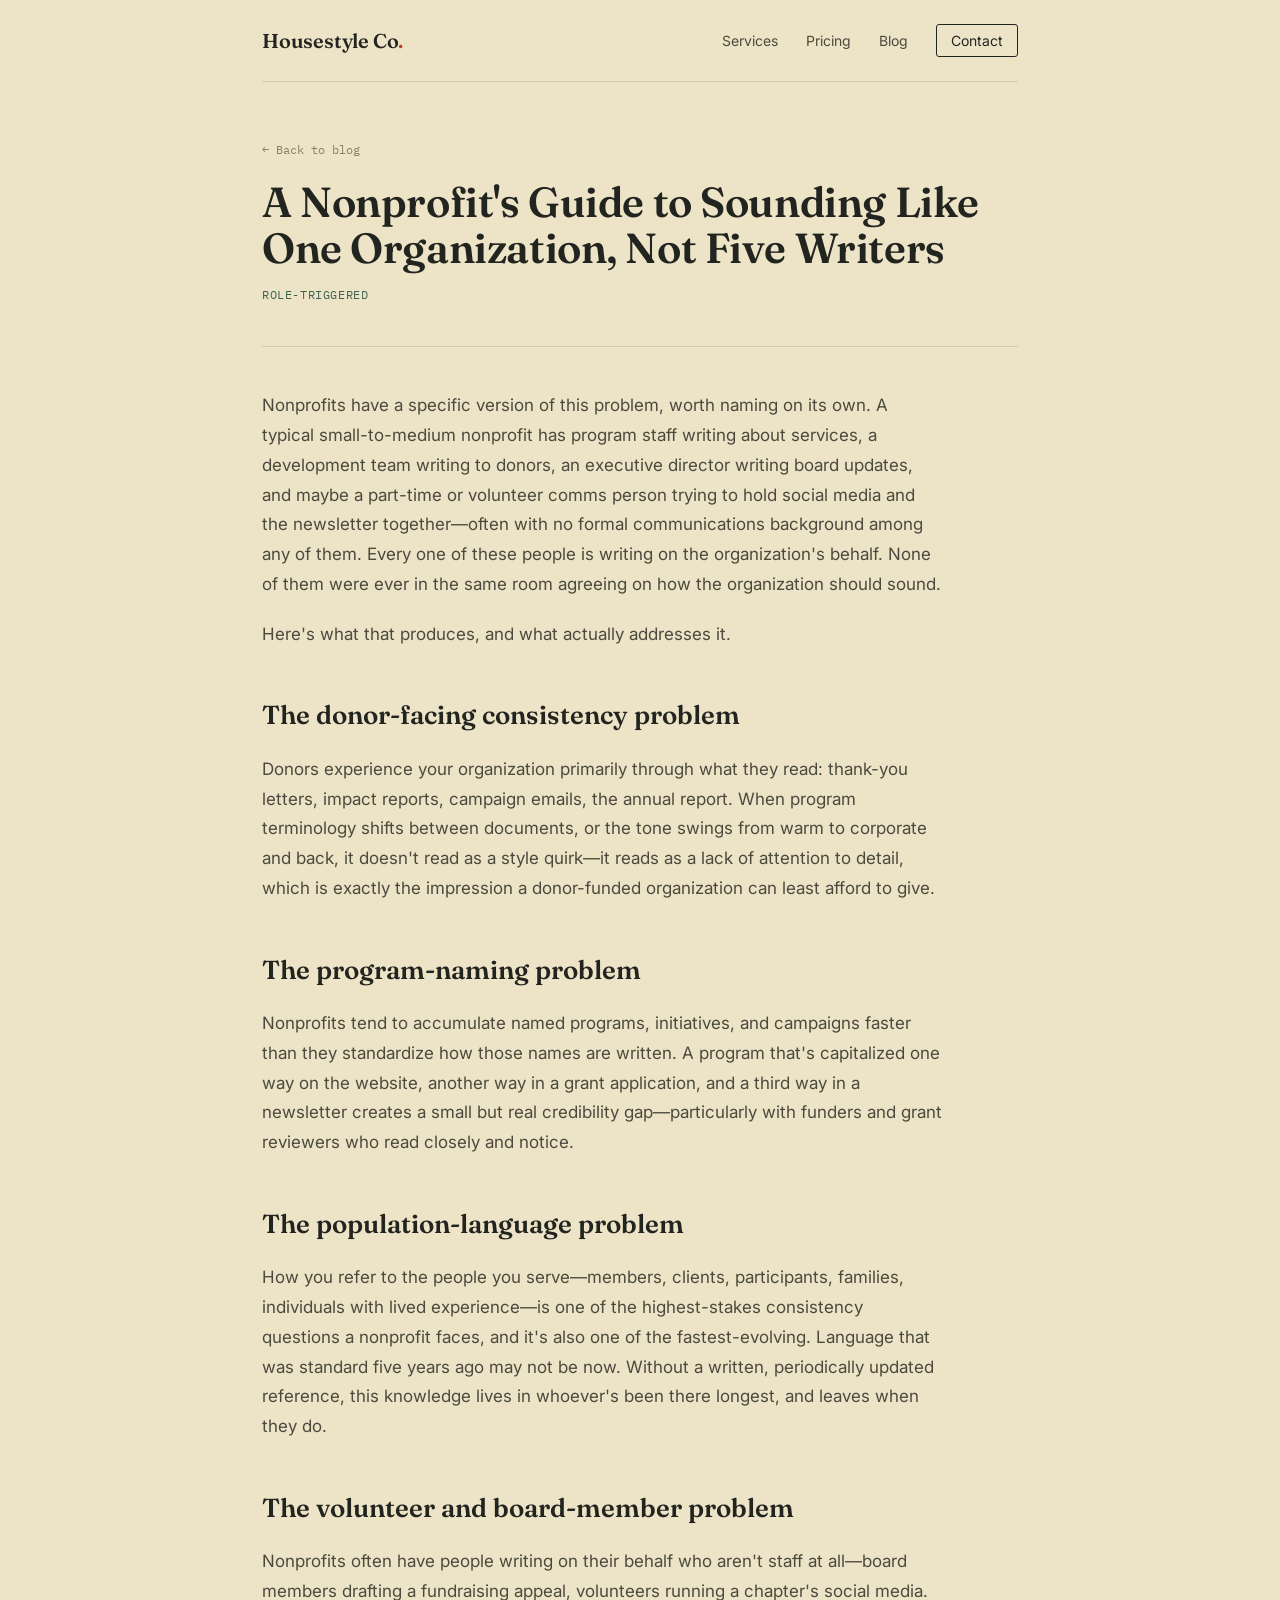
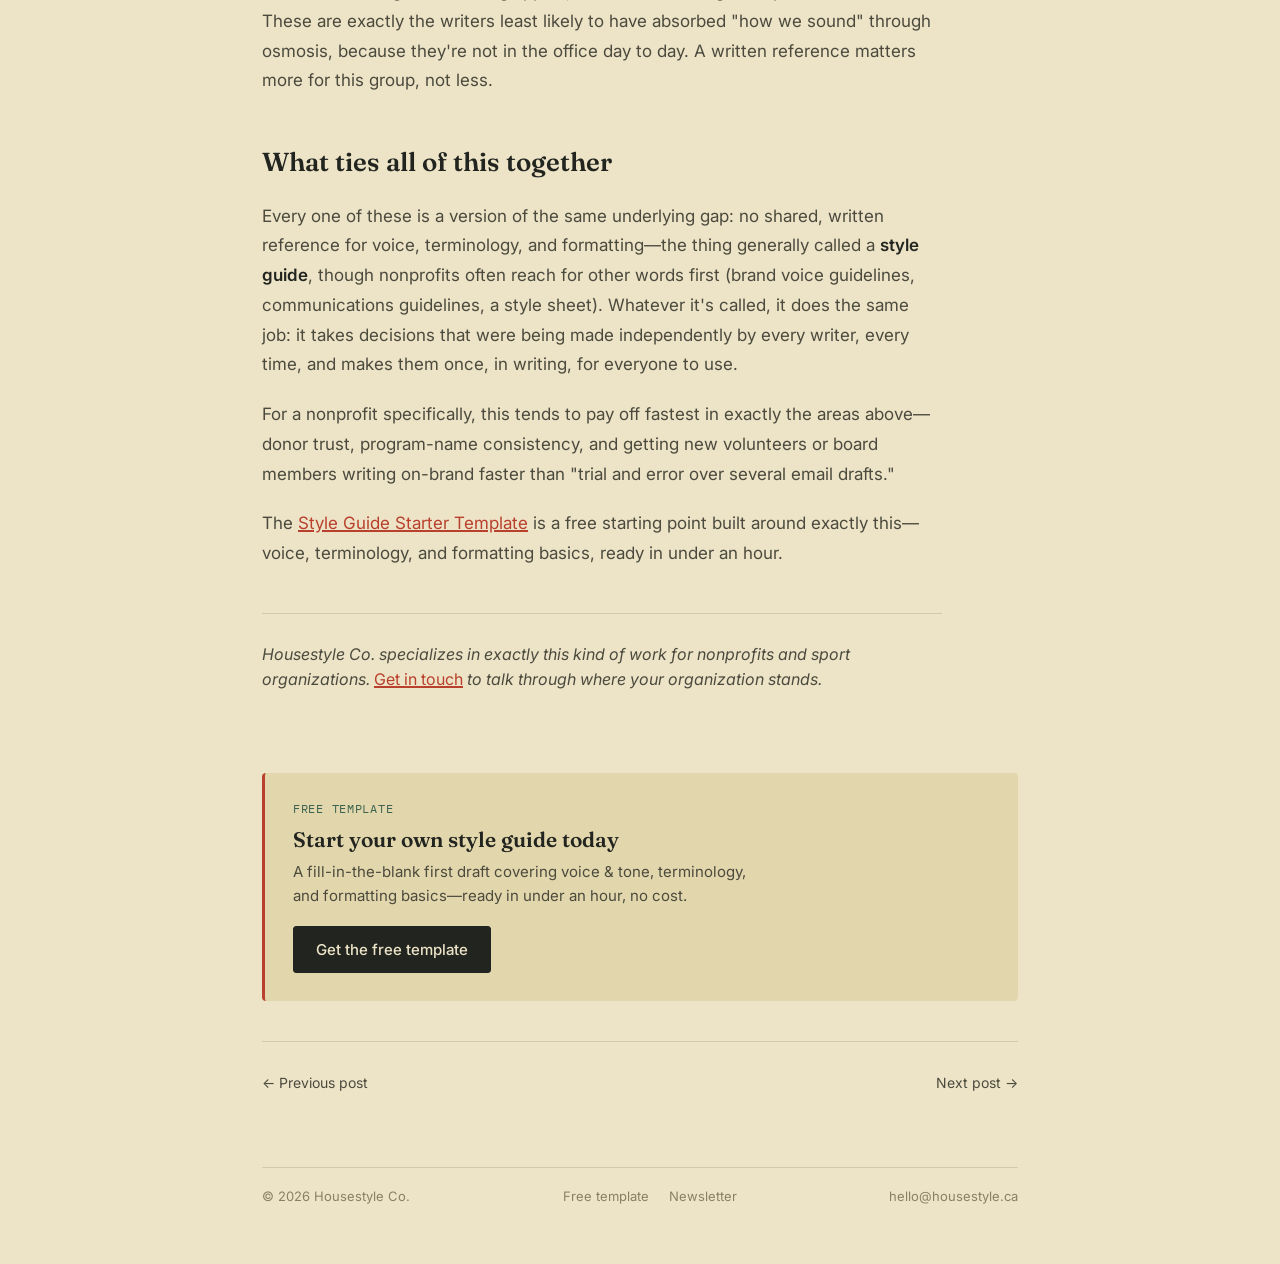
<file: blog/sounding-like-one-organization.html>
<!DOCTYPE html>
<html lang="en">
<head>
<meta charset="UTF-8">
<meta name="viewport" content="width=device-width, initial-scale=1.0">

<title>A Nonprofit's Guide to Sounding Like One Organization, Not Five Writers—Housestyle Co.</title>
<meta name="description" content="Nonprofits have a specific version of the inconsistent-writing problem—donor trust, program naming, and volunteer writers. Here's what fixes it.">
<meta name="keywords" content="nonprofit communications consistency">
<meta name="robots" content="index, follow">
<meta name="author" content="Housestyle Co.">
<link rel="canonical" href="https://housestyle.ca/blog/sounding-like-one-organization/">

<meta property="og:type" content="article">
<meta property="og:url" content="https://housestyle.ca/blog/sounding-like-one-organization/">
<meta property="og:site_name" content="Housestyle Co.">
<meta property="og:title" content="A Nonprofit's Guide to Sounding Like One Organization, Not Five Writers">
<meta property="og:description" content="Nonprofits have a specific version of the inconsistent-writing problem—donor trust, program naming, and volunteer writers. Here's what fixes it.">
<meta property="og:image" content="https://housestyle.ca/og-image.png">
<meta property="og:locale" content="en_CA">

<meta name="twitter:card" content="summary_large_image">
<meta name="twitter:title" content="A Nonprofit's Guide to Sounding Like One Organization, Not Five Writers">
<meta name="twitter:description" content="Nonprofits have a specific version of the inconsistent-writing problem—donor trust, program naming, and volunteer writers. Here's what fixes it.">
<meta name="twitter:image" content="https://housestyle.ca/og-image.png">

<link rel="preconnect" href="https://fonts.googleapis.com">
<link rel="preconnect" href="https://fonts.gstatic.com" crossorigin>
<link rel="stylesheet" href="../style.css">
<link rel="icon" href="data:image/svg+xml,<svg xmlns=%22http://www.w3.org/2000/svg%22 viewBox=%220 0 100 100%22><rect width=%22100%22 height=%22100%22 fill=%22%23EDE4C8%22/><rect x=%2222%22 y=%2222%22 width=%2256%22 height=%2256%22 fill=%22none%22 stroke=%22%23B8402C%22 stroke-width=%228%22/></svg>">

<script type="application/ld+json">
{
  "@context": "https://schema.org",
  "@type": "Article",
  "headline": "A Nonprofit's Guide to Sounding Like One Organization, Not Five Writers",
  "description": "Nonprofits have a specific version of the inconsistent-writing problem—donor trust, program naming, and volunteer writers. Here's what fixes it.",
  "url": "https://housestyle.ca/blog/sounding-like-one-organization/",
  "publisher": {
    "@type": "Organization",
    "name": "Housestyle Co."
  }
}
</script>
</head>
<body>
<div class="wrap">

  <nav class="nav" aria-label="Primary">
    <a class="wordmark" href="../index.html">Housestyle Co<span>.</span></a>
    <div class="navlinks">
      <a href="../index.html#services">Services</a>
      <a href="../pricing/index.html">Pricing</a>
      <a href="index.html">Blog</a>
      <a class="nav-cta" href="../index.html#contact">Contact</a>
    </div>
  </nav>

  <header class="article-header">
    <a class="breadcrumb" href="index.html">&larr; Back to blog</a>
    <h1 class="article-title">A Nonprofit's Guide to Sounding Like One Organization, Not Five Writers</h1>
    <p class="article-meta">Role-triggered</p>
  </header>

  <main>
  <article class="article-body">
    <p>Nonprofits have a specific version of this problem, worth naming on its own. A typical small-to-medium nonprofit has program staff writing about services, a development team writing to donors, an executive director writing board updates, and maybe a part-time or volunteer comms person trying to hold social media and the newsletter together&mdash;often with no formal communications background among any of them. Every one of these people is writing on the organization's behalf. None of them were ever in the same room agreeing on how the organization should sound.</p>
    <p>Here's what that produces, and what actually addresses it.</p>
    <h2>The donor-facing consistency problem</h2>
    <p>Donors experience your organization primarily through what they read: thank-you letters, impact reports, campaign emails, the annual report. When program terminology shifts between documents, or the tone swings from warm to corporate and back, it doesn't read as a style quirk&mdash;it reads as a lack of attention to detail, which is exactly the impression a donor-funded organization can least afford to give.</p>
    <h2>The program-naming problem</h2>
    <p>Nonprofits tend to accumulate named programs, initiatives, and campaigns faster than they standardize how those names are written. A program that's capitalized one way on the website, another way in a grant application, and a third way in a newsletter creates a small but real credibility gap&mdash;particularly with funders and grant reviewers who read closely and notice.</p>
    <h2>The population-language problem</h2>
    <p>How you refer to the people you serve&mdash;members, clients, participants, families, individuals with lived experience&mdash;is one of the highest-stakes consistency questions a nonprofit faces, and it's also one of the fastest-evolving. Language that was standard five years ago may not be now. Without a written, periodically updated reference, this knowledge lives in whoever's been there longest, and leaves when they do.</p>
    <h2>The volunteer and board-member problem</h2>
    <p>Nonprofits often have people writing on their behalf who aren't staff at all&mdash;board members drafting a fundraising appeal, volunteers running a chapter's social media. These are exactly the writers least likely to have absorbed "how we sound" through osmosis, because they're not in the office day to day. A written reference matters more for this group, not less.</p>
    <h2>What ties all of this together</h2>
    <p>Every one of these is a version of the same underlying gap: no shared, written reference for voice, terminology, and formatting&mdash;the thing generally called a <strong>style guide</strong>, though nonprofits often reach for other words first (brand voice guidelines, communications guidelines, a style sheet). Whatever it's called, it does the same job: it takes decisions that were being made independently by every writer, every time, and makes them once, in writing, for everyone to use.</p>
    <p>For a nonprofit specifically, this tends to pay off fastest in exactly the areas above&mdash;donor trust, program-name consistency, and getting new volunteers or board members writing on-brand faster than "trial and error over several email drafts."</p>
    <p>The <a href="../free-template/index.html">Style Guide Starter Template</a> is a free starting point built around exactly this&mdash;voice, terminology, and formatting basics, ready in under an hour.</p>
    <hr>
    <p class="article-cta">Housestyle Co. specializes in exactly this kind of work for nonprofits and sport organizations. <a href="#">Get in touch</a> to talk through where your organization stands.</p>
  </article>

  <div class="template-cta">
    <p class="template-cta-label">Free template</p>
    <p class="template-cta-title">Start your own style guide today</p>
    <p class="template-cta-body">A fill-in-the-blank first draft covering voice &amp; tone, terminology, and formatting basics&mdash;ready in under an hour, no cost.</p>
    <a class="btn btn-primary" href="../free-template/index.html">Get the free template</a>
  </div>

  <div class="article-nav">
    <span><a href="how-to-brief-a-freelancer.html">&larr; Previous post</a></span>
    <span><a href="new-logo-words-havent-caught-up.html">Next post &rarr;</a></span>
  </div>
  </main>

  <footer>
    <div class="footer-meta">
      <span>&copy; <span id="year"></span> Housestyle Co.</span>
      <span class="footer-links"><a href="../free-template/index.html">Free template</a><a href="https://housestyleca.substack.com" target="_blank" rel="noopener">Newsletter</a></span>
      <span>hello@housestyle.ca</span>
    </div>
  </footer>

</div>
<script>document.getElementById('year').textContent = new Date().getFullYear();</script>
</body>
</html>
</file>
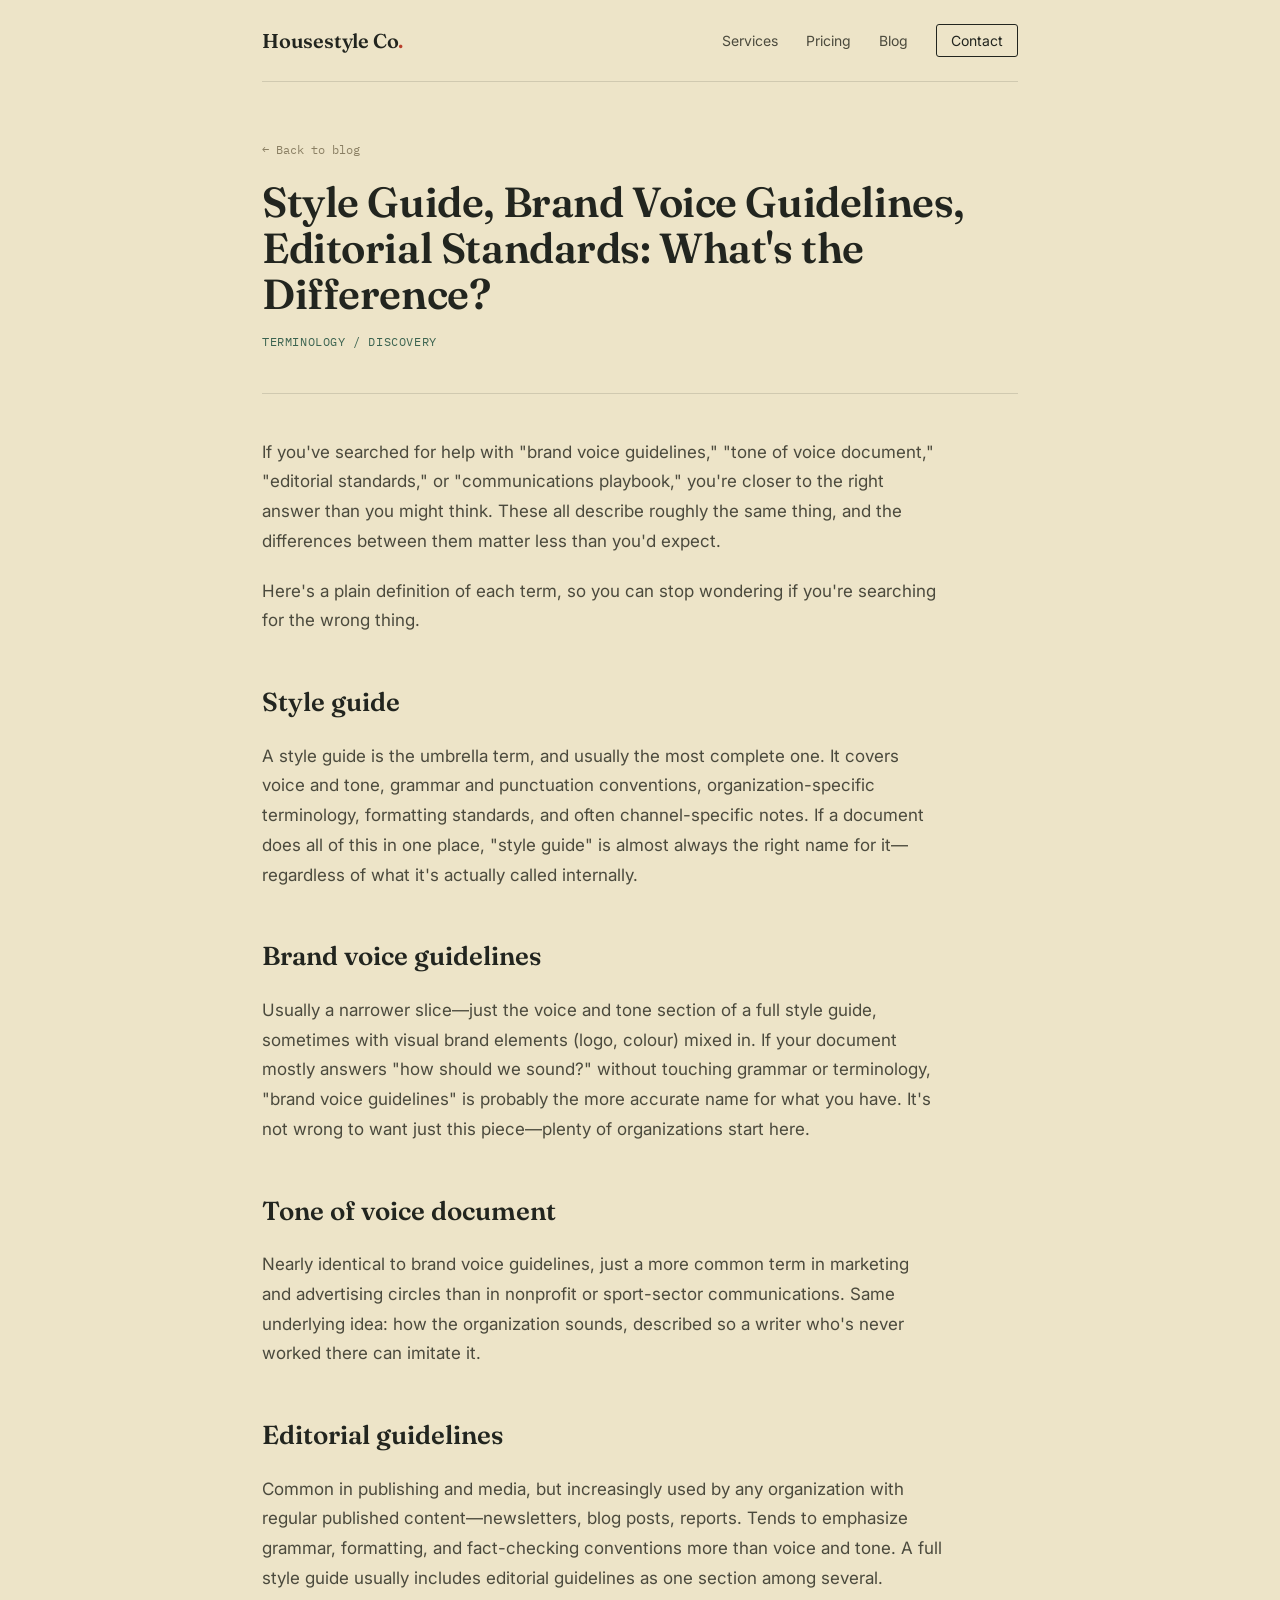
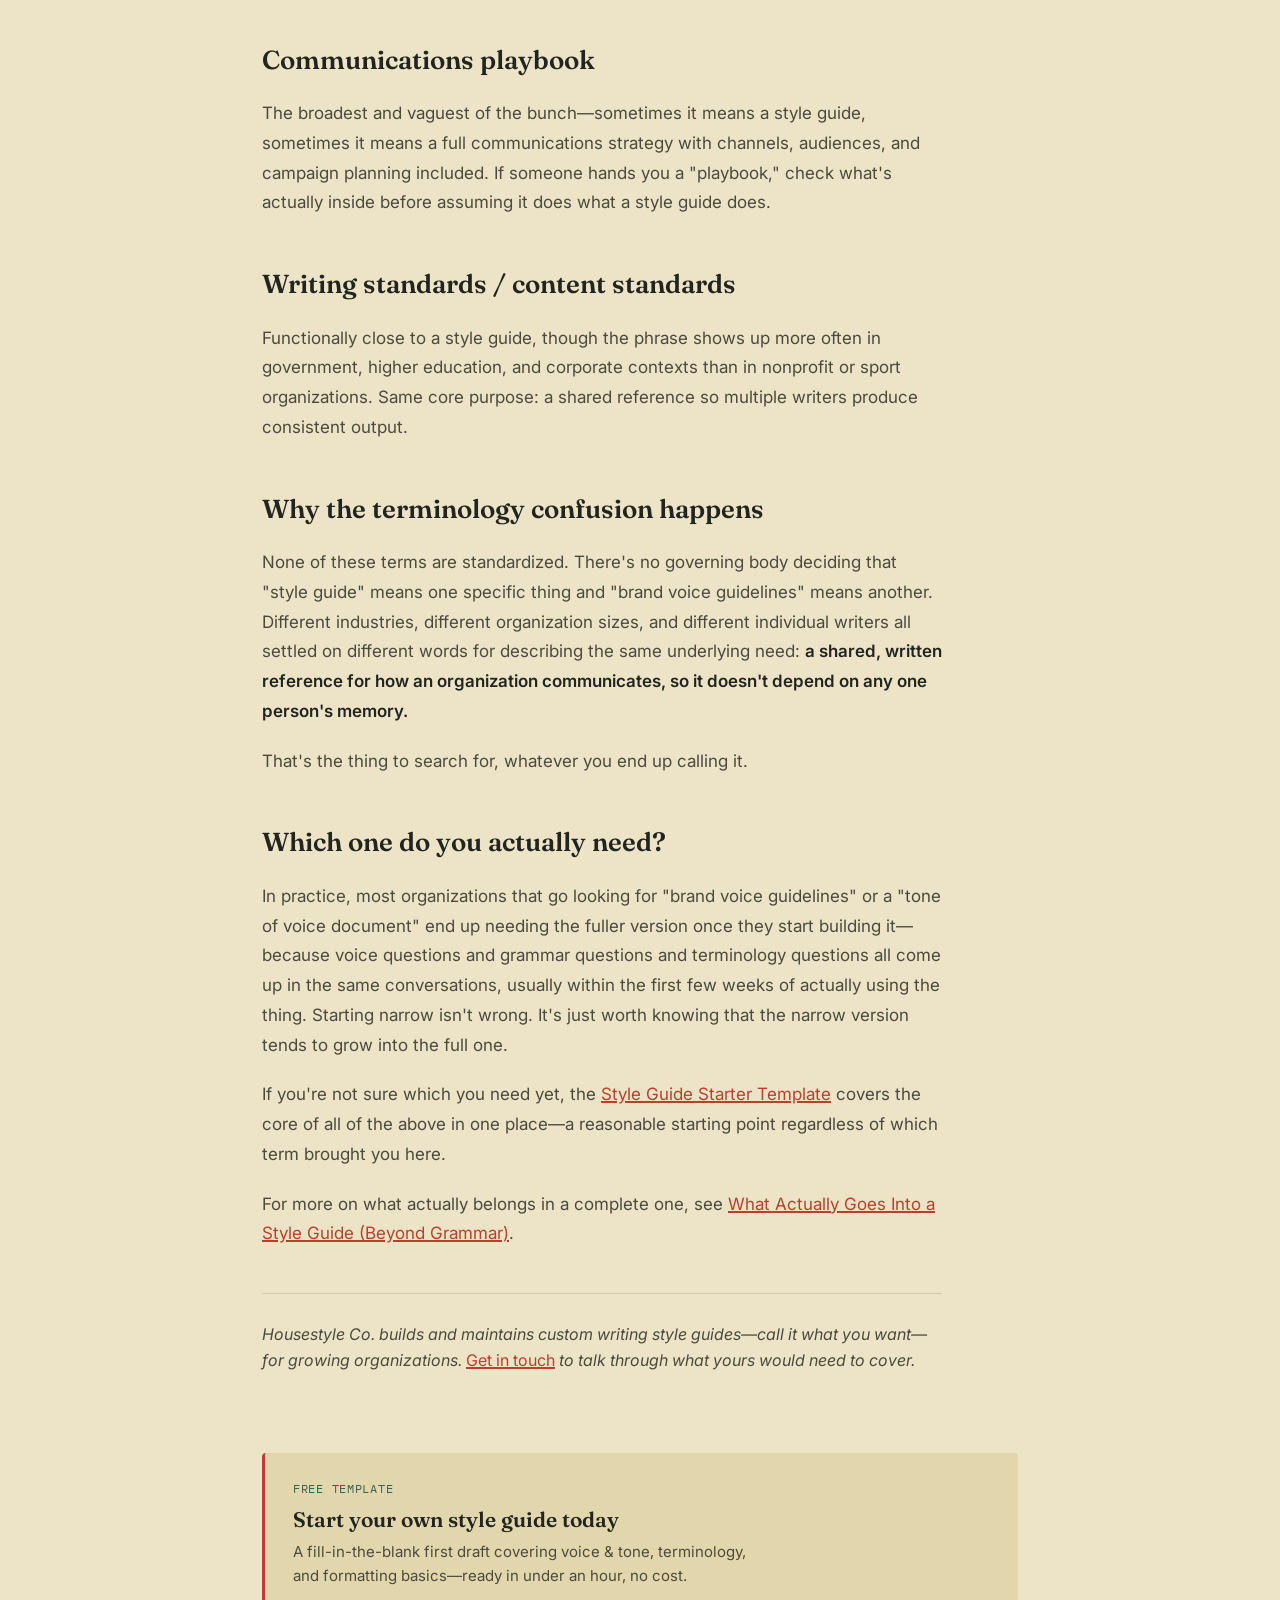
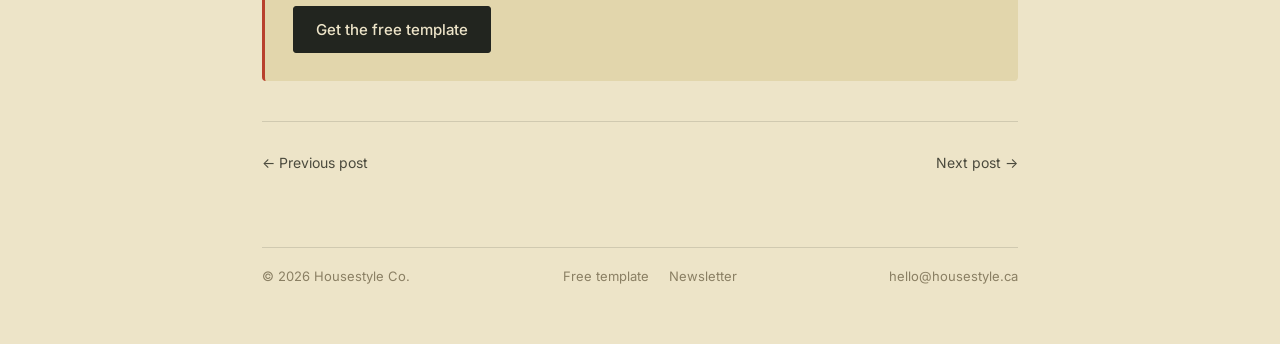
<file: blog/style-guide-brand-voice-glossary.html>
<!DOCTYPE html>
<html lang="en">
<head>
<meta charset="UTF-8">
<meta name="viewport" content="width=device-width, initial-scale=1.0">

<title>Style Guide, Brand Voice Guidelines, Editorial Standards: What's the Difference?—Housestyle Co.</title>
<meta name="description" content="Style guide, brand voice guidelines, tone of voice document, editorial guidelines—what's the difference, and which one do you actually need?">
<meta name="keywords" content="brand voice guidelines vs style guide">
<meta name="robots" content="index, follow">
<meta name="author" content="Housestyle Co.">
<link rel="canonical" href="https://housestyle.ca/blog/style-guide-brand-voice-glossary/">

<meta property="og:type" content="article">
<meta property="og:url" content="https://housestyle.ca/blog/style-guide-brand-voice-glossary/">
<meta property="og:site_name" content="Housestyle Co.">
<meta property="og:title" content="Style Guide, Brand Voice Guidelines, Editorial Standards: What's the Difference?">
<meta property="og:description" content="Style guide, brand voice guidelines, tone of voice document, editorial guidelines—what's the difference, and which one do you actually need?">
<meta property="og:image" content="https://housestyle.ca/og-image.png">
<meta property="og:locale" content="en_CA">

<meta name="twitter:card" content="summary_large_image">
<meta name="twitter:title" content="Style Guide, Brand Voice Guidelines, Editorial Standards: What's the Difference?">
<meta name="twitter:description" content="Style guide, brand voice guidelines, tone of voice document, editorial guidelines—what's the difference, and which one do you actually need?">
<meta name="twitter:image" content="https://housestyle.ca/og-image.png">

<link rel="preconnect" href="https://fonts.googleapis.com">
<link rel="preconnect" href="https://fonts.gstatic.com" crossorigin>
<link rel="stylesheet" href="../style.css">
<link rel="icon" href="data:image/svg+xml,<svg xmlns=%22http://www.w3.org/2000/svg%22 viewBox=%220 0 100 100%22><rect width=%22100%22 height=%22100%22 fill=%22%23EDE4C8%22/><rect x=%2222%22 y=%2222%22 width=%2256%22 height=%2256%22 fill=%22none%22 stroke=%22%23B8402C%22 stroke-width=%228%22/></svg>">

<script type="application/ld+json">
{
  "@context": "https://schema.org",
  "@type": "Article",
  "headline": "Style Guide, Brand Voice Guidelines, Editorial Standards: What's the Difference?",
  "description": "Style guide, brand voice guidelines, tone of voice document, editorial guidelines—what's the difference, and which one do you actually need?",
  "url": "https://housestyle.ca/blog/style-guide-brand-voice-glossary/",
  "publisher": {
    "@type": "Organization",
    "name": "Housestyle Co."
  }
}
</script>
<script type="application/ld+json">
{
  "@context": "https://schema.org",
  "@type": "FAQPage",
  "mainEntity": [
    {"@type":"Question","name":"What is the difference between a style guide and brand voice guidelines?","acceptedAnswer":{"@type":"Answer","text":"A style guide is usually the fuller document\u2014voice, tone, grammar, terminology, and formatting all in one place. Brand voice guidelines are typically just the voice and tone portion of that."}},{"@type":"Question","name":"Is a tone of voice document the same as a style guide?","acceptedAnswer":{"@type":"Answer","text":"Not quite\u2014a tone of voice document usually covers only how an organization sounds, while a style guide also covers grammar conventions, terminology, and formatting standards."}},{"@type":"Question","name":"What are editorial guidelines?","acceptedAnswer":{"@type":"Answer","text":"Editorial guidelines typically focus on grammar, formatting, and fact-checking conventions for published content, and are often one section within a complete style guide."}},{"@type":"Question","name":"Do I need a full style guide, or just brand voice guidelines?","acceptedAnswer":{"@type":"Answer","text":"Most organizations that start with just brand voice guidelines find they need the fuller version once terminology and formatting questions come up in the same conversations\u2014starting narrow isn't wrong, it just tends to grow."}}
  ]
}
</script>
</head>
<body>
<div class="wrap">

  <nav class="nav" aria-label="Primary">
    <a class="wordmark" href="../index.html">Housestyle Co<span>.</span></a>
    <div class="navlinks">
      <a href="../index.html#services">Services</a>
      <a href="../pricing/index.html">Pricing</a>
      <a href="index.html">Blog</a>
      <a class="nav-cta" href="../index.html#contact">Contact</a>
    </div>
  </nav>

  <header class="article-header">
    <a class="breadcrumb" href="index.html">&larr; Back to blog</a>
    <h1 class="article-title">Style Guide, Brand Voice Guidelines, Editorial Standards: What's the Difference?</h1>
    <p class="article-meta">Terminology / discovery</p>
  </header>

  <main>
  <article class="article-body">
    <p>If you've searched for help with "brand voice guidelines," "tone of voice document," "editorial standards," or "communications playbook," you're closer to the right answer than you might think. These all describe roughly the same thing, and the differences between them matter less than you'd expect.</p>
    <p>Here's a plain definition of each term, so you can stop wondering if you're searching for the wrong thing.</p>
    <h2>Style guide</h2>
    <p>A style guide is the umbrella term, and usually the most complete one. It covers voice and tone, grammar and punctuation conventions, organization-specific terminology, formatting standards, and often channel-specific notes. If a document does all of this in one place, "style guide" is almost always the right name for it&mdash;regardless of what it's actually called internally.</p>
    <h2>Brand voice guidelines</h2>
    <p>Usually a narrower slice&mdash;just the voice and tone section of a full style guide, sometimes with visual brand elements (logo, colour) mixed in. If your document mostly answers "how should we sound?" without touching grammar or terminology, "brand voice guidelines" is probably the more accurate name for what you have. It's not wrong to want just this piece&mdash;plenty of organizations start here.</p>
    <h2>Tone of voice document</h2>
    <p>Nearly identical to brand voice guidelines, just a more common term in marketing and advertising circles than in nonprofit or sport-sector communications. Same underlying idea: how the organization sounds, described so a writer who's never worked there can imitate it.</p>
    <h2>Editorial guidelines</h2>
    <p>Common in publishing and media, but increasingly used by any organization with regular published content&mdash;newsletters, blog posts, reports. Tends to emphasize grammar, formatting, and fact-checking conventions more than voice and tone. A full style guide usually includes editorial guidelines as one section among several.</p>
    <h2>Communications playbook</h2>
    <p>The broadest and vaguest of the bunch&mdash;sometimes it means a style guide, sometimes it means a full communications strategy with channels, audiences, and campaign planning included. If someone hands you a "playbook," check what's actually inside before assuming it does what a style guide does.</p>
    <h2>Writing standards / content standards</h2>
    <p>Functionally close to a style guide, though the phrase shows up more often in government, higher education, and corporate contexts than in nonprofit or sport organizations. Same core purpose: a shared reference so multiple writers produce consistent output.</p>
    <h2>Why the terminology confusion happens</h2>
    <p>None of these terms are standardized. There's no governing body deciding that "style guide" means one specific thing and "brand voice guidelines" means another. Different industries, different organization sizes, and different individual writers all settled on different words for describing the same underlying need: <strong>a shared, written reference for how an organization communicates, so it doesn't depend on any one person's memory.</strong></p>
    <p>That's the thing to search for, whatever you end up calling it.</p>
    <h2>Which one do you actually need?</h2>
    <p>In practice, most organizations that go looking for "brand voice guidelines" or a "tone of voice document" end up needing the fuller version once they start building it&mdash;because voice questions and grammar questions and terminology questions all come up in the same conversations, usually within the first few weeks of actually using the thing. Starting narrow isn't wrong. It's just worth knowing that the narrow version tends to grow into the full one.</p>
    <p>If you're not sure which you need yet, the <a href="../free-template/index.html">Style Guide Starter Template</a> covers the core of all of the above in one place&mdash;a reasonable starting point regardless of which term brought you here.</p>
    <p>For more on what actually belongs in a complete one, see <a href="what-goes-into-a-style-guide.html">What Actually Goes Into a Style Guide (Beyond Grammar)</a>.</p>
    <hr>
    <p class="article-cta">Housestyle Co. builds and maintains custom writing style guides&mdash;call it what you want&mdash;for growing organizations. <a href="#">Get in touch</a> to talk through what yours would need to cover.</p>
  </article>

  <div class="template-cta">
    <p class="template-cta-label">Free template</p>
    <p class="template-cta-title">Start your own style guide today</p>
    <p class="template-cta-body">A fill-in-the-blank first draft covering voice &amp; tone, terminology, and formatting basics&mdash;ready in under an hour, no cost.</p>
    <a class="btn btn-primary" href="../free-template/index.html">Get the free template</a>
  </div>

  <div class="article-nav">
    <span><a href="hidden-cost-of-inconsistent-writing.html">&larr; Previous post</a></span>
    <span><a href="why-everyone-writes-differently.html">Next post &rarr;</a></span>
  </div>
  </main>

  <footer>
    <div class="footer-meta">
      <span>&copy; <span id="year"></span> Housestyle Co.</span>
      <span class="footer-links"><a href="../free-template/index.html">Free template</a><a href="https://housestyleca.substack.com" target="_blank" rel="noopener">Newsletter</a></span>
      <span>hello@housestyle.ca</span>
    </div>
  </footer>

</div>
<script>document.getElementById('year').textContent = new Date().getFullYear();</script>
</body>
</html>
</file>
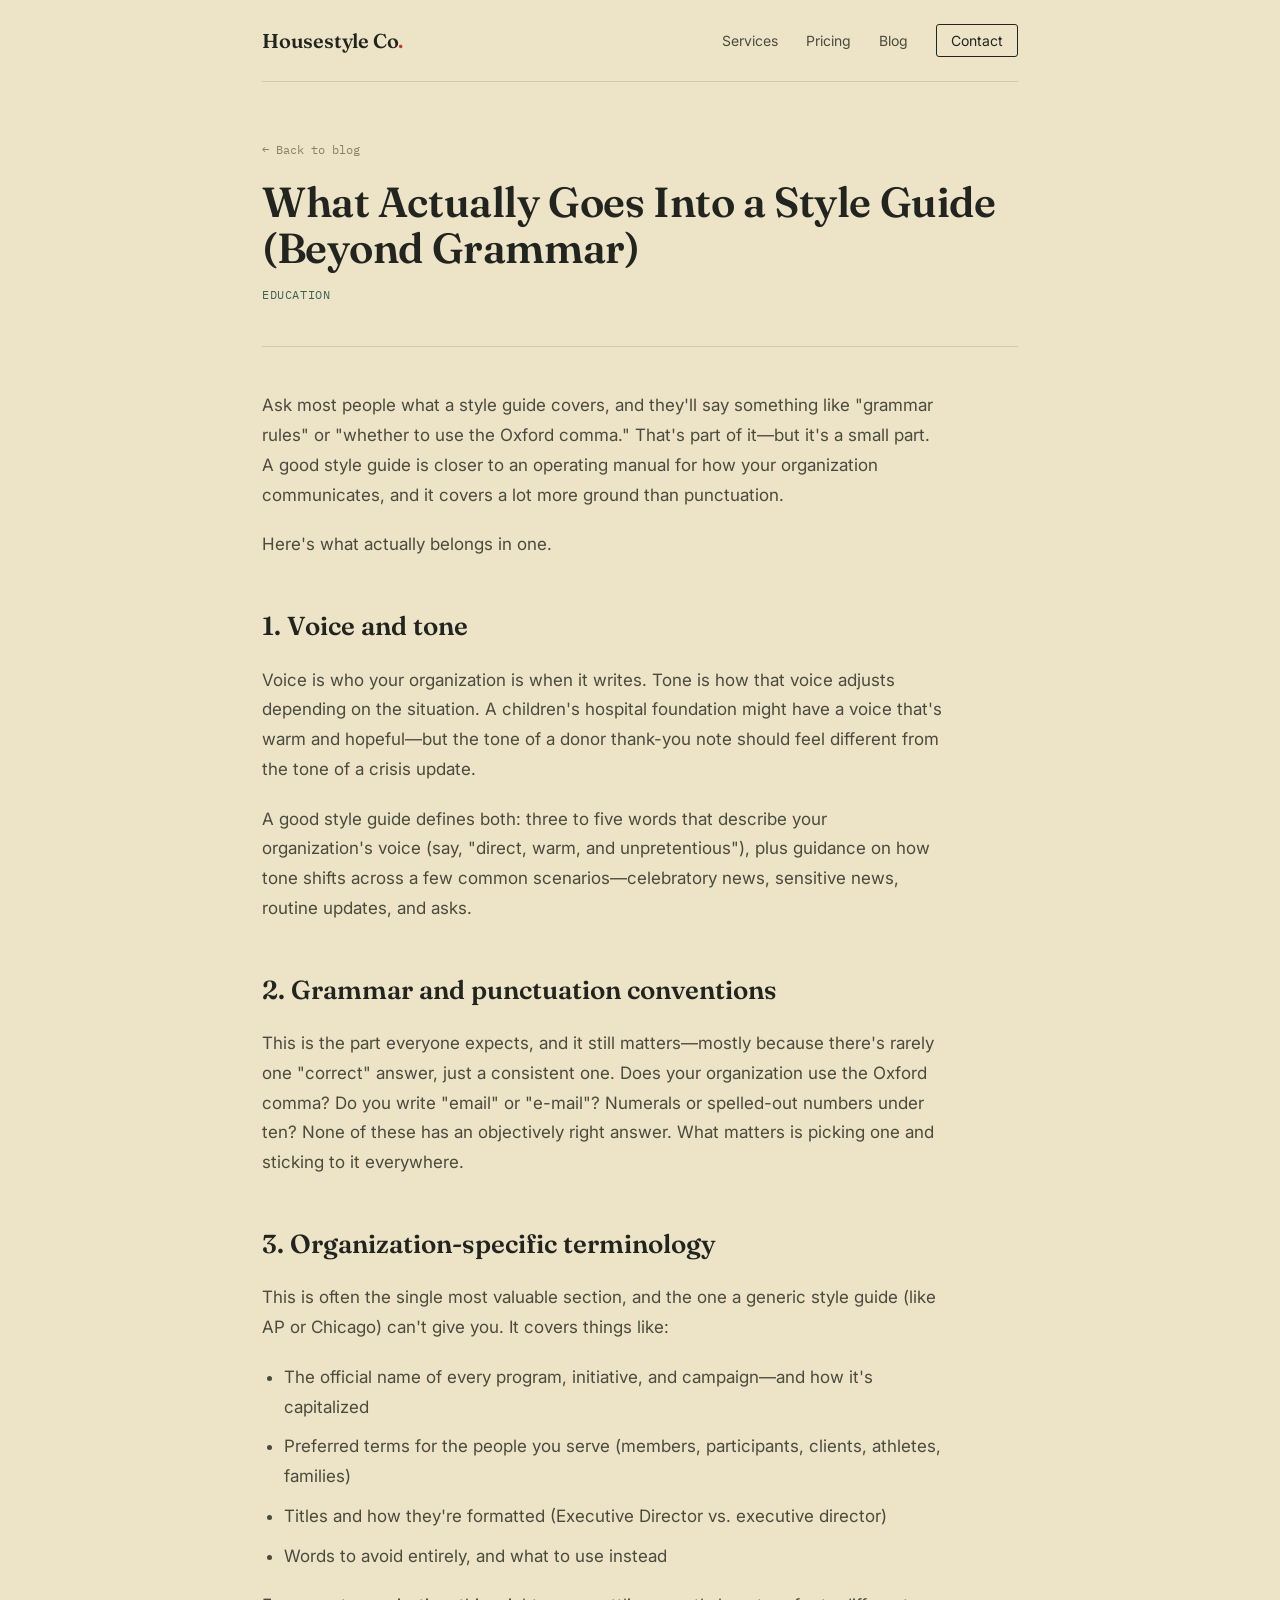
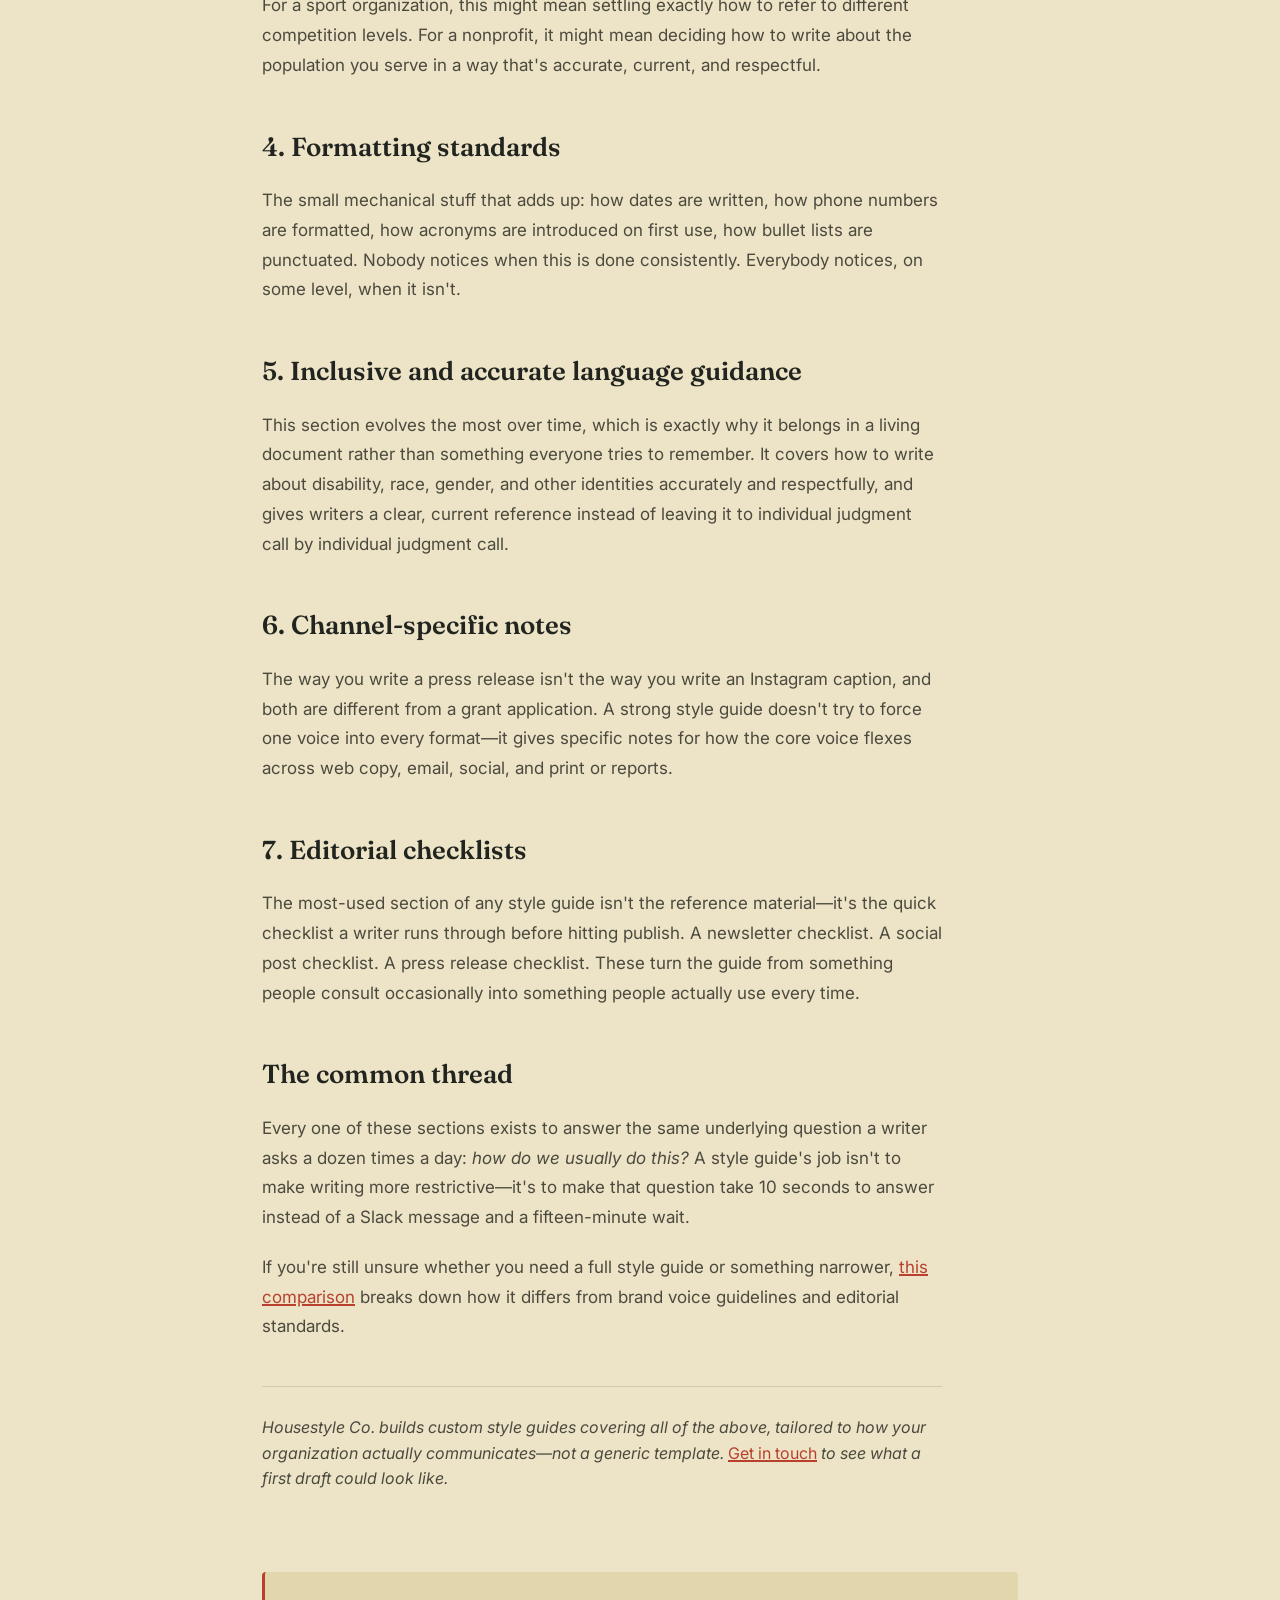
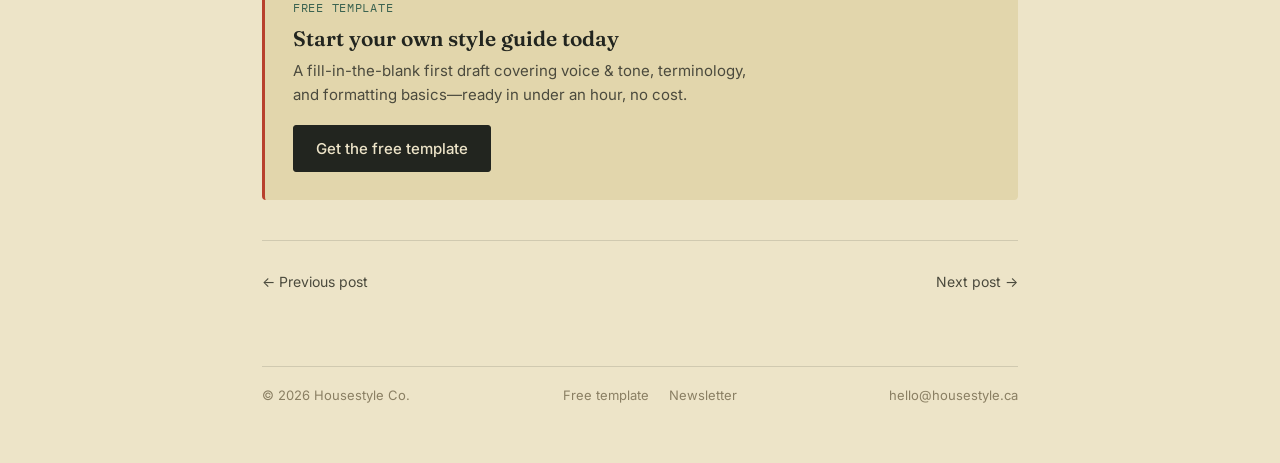
<file: blog/what-goes-into-a-style-guide.html>
<!DOCTYPE html>
<html lang="en">
<head>
<meta charset="UTF-8">
<meta name="viewport" content="width=device-width, initial-scale=1.0">

<title>What Actually Goes Into a Style Guide (Beyond Grammar)—Housestyle Co.</title>
<meta name="description" content="A style guide is more than grammar rules. Here's everything that actually belongs in one, from voice and tone to organization-specific terminology.">
<meta name="keywords" content="what goes into a style guide">
<meta name="robots" content="index, follow">
<meta name="author" content="Housestyle Co.">
<link rel="canonical" href="https://housestyle.ca/blog/what-goes-into-a-style-guide/">

<meta property="og:type" content="article">
<meta property="og:url" content="https://housestyle.ca/blog/what-goes-into-a-style-guide/">
<meta property="og:site_name" content="Housestyle Co.">
<meta property="og:title" content="What Actually Goes Into a Style Guide (Beyond Grammar)">
<meta property="og:description" content="A style guide is more than grammar rules. Here's everything that actually belongs in one, from voice and tone to organization-specific terminology.">
<meta property="og:image" content="https://housestyle.ca/og-image.png">
<meta property="og:locale" content="en_CA">

<meta name="twitter:card" content="summary_large_image">
<meta name="twitter:title" content="What Actually Goes Into a Style Guide (Beyond Grammar)">
<meta name="twitter:description" content="A style guide is more than grammar rules. Here's everything that actually belongs in one, from voice and tone to organization-specific terminology.">
<meta name="twitter:image" content="https://housestyle.ca/og-image.png">

<link rel="preconnect" href="https://fonts.googleapis.com">
<link rel="preconnect" href="https://fonts.gstatic.com" crossorigin>
<link rel="stylesheet" href="../style.css">
<link rel="icon" href="data:image/svg+xml,<svg xmlns=%22http://www.w3.org/2000/svg%22 viewBox=%220 0 100 100%22><rect width=%22100%22 height=%22100%22 fill=%22%23EDE4C8%22/><rect x=%2222%22 y=%2222%22 width=%2256%22 height=%2256%22 fill=%22none%22 stroke=%22%23B8402C%22 stroke-width=%228%22/></svg>">

<script type="application/ld+json">
{
  "@context": "https://schema.org",
  "@type": "Article",
  "headline": "What Actually Goes Into a Style Guide (Beyond Grammar)",
  "description": "A style guide is more than grammar rules. Here's everything that actually belongs in one, from voice and tone to organization-specific terminology.",
  "url": "https://housestyle.ca/blog/what-goes-into-a-style-guide/",
  "publisher": {
    "@type": "Organization",
    "name": "Housestyle Co."
  }
}
</script>
</head>
<body>
<div class="wrap">

  <nav class="nav" aria-label="Primary">
    <a class="wordmark" href="../index.html">Housestyle Co<span>.</span></a>
    <div class="navlinks">
      <a href="../index.html#services">Services</a>
      <a href="../pricing/index.html">Pricing</a>
      <a href="index.html">Blog</a>
      <a class="nav-cta" href="../index.html#contact">Contact</a>
    </div>
  </nav>

  <header class="article-header">
    <a class="breadcrumb" href="index.html">&larr; Back to blog</a>
    <h1 class="article-title">What Actually Goes Into a Style Guide (Beyond Grammar)</h1>
    <p class="article-meta">Education</p>
  </header>

  <main>
  <article class="article-body">
    <p>Ask most people what a style guide covers, and they'll say something like "grammar rules" or "whether to use the Oxford comma." That's part of it—but it's a small part. A good style guide is closer to an operating manual for how your organization communicates, and it covers a lot more ground than punctuation.</p>
    <p>Here's what actually belongs in one.</p>
    <h2>1. Voice and tone</h2>
    <p>Voice is who your organization is when it writes. Tone is how that voice adjusts depending on the situation. A children's hospital foundation might have a voice that's warm and hopeful—but the tone of a donor thank-you note should feel different from the tone of a crisis update.</p>
    <p>A good style guide defines both: three to five words that describe your organization's voice (say, "direct, warm, and unpretentious"), plus guidance on how tone shifts across a few common scenarios—celebratory news, sensitive news, routine updates, and asks.</p>
    <h2>2. Grammar and punctuation conventions</h2>
    <p>This is the part everyone expects, and it still matters—mostly because there's rarely one "correct" answer, just a consistent one. Does your organization use the Oxford comma? Do you write "email" or "e-mail"? Numerals or spelled-out numbers under ten? None of these has an objectively right answer. What matters is picking one and sticking to it everywhere.</p>
    <h2>3. Organization-specific terminology</h2>
    <p>This is often the single most valuable section, and the one a generic style guide (like AP or Chicago) can't give you. It covers things like:</p>
    <ul>
    <li>The official name of every program, initiative, and campaign—and how it's capitalized</li>
    <li>Preferred terms for the people you serve (members, participants, clients, athletes, families)</li>
    <li>Titles and how they're formatted (Executive Director vs. executive director)</li>
    <li>Words to avoid entirely, and what to use instead</li>
    </ul>
    <p>For a sport organization, this might mean settling exactly how to refer to different competition levels. For a nonprofit, it might mean deciding how to write about the population you serve in a way that's accurate, current, and respectful.</p>
    <h2>4. Formatting standards</h2>
    <p>The small mechanical stuff that adds up: how dates are written, how phone numbers are formatted, how acronyms are introduced on first use, how bullet lists are punctuated. Nobody notices when this is done consistently. Everybody notices, on some level, when it isn't.</p>
    <h2>5. Inclusive and accurate language guidance</h2>
    <p>This section evolves the most over time, which is exactly why it belongs in a living document rather than something everyone tries to remember. It covers how to write about disability, race, gender, and other identities accurately and respectfully, and gives writers a clear, current reference instead of leaving it to individual judgment call by individual judgment call.</p>
    <h2>6. Channel-specific notes</h2>
    <p>The way you write a press release isn't the way you write an Instagram caption, and both are different from a grant application. A strong style guide doesn't try to force one voice into every format—it gives specific notes for how the core voice flexes across web copy, email, social, and print or reports.</p>
    <h2>7. Editorial checklists</h2>
    <p>The most-used section of any style guide isn't the reference material—it's the quick checklist a writer runs through before hitting publish. A newsletter checklist. A social post checklist. A press release checklist. These turn the guide from something people consult occasionally into something people actually use every time.</p>
    <h2>The common thread</h2>
    <p>Every one of these sections exists to answer the same underlying question a writer asks a dozen times a day: <em>how do we usually do this?</em> A style guide's job isn't to make writing more restrictive—it's to make that question take 10 seconds to answer instead of a Slack message and a fifteen-minute wait.</p>
    <p>If you're still unsure whether you need a full style guide or something narrower, <a href="style-guide-brand-voice-glossary.html">this comparison</a> breaks down how it differs from brand voice guidelines and editorial standards.</p>
    <hr>
    <p class="article-cta">Housestyle Co. builds custom style guides covering all of the above, tailored to how your organization actually communicates—not a generic template. <a href="#">Get in touch</a> to see what a first draft could look like.</p>
  </article>

  <div class="template-cta">
    <p class="template-cta-label">Free template</p>
    <p class="template-cta-title">Start your own style guide today</p>
    <p class="template-cta-body">A fill-in-the-blank first draft covering voice &amp; tone, terminology, and formatting basics&mdash;ready in under an hour, no cost.</p>
    <a class="btn btn-primary" href="../free-template/index.html">Get the free template</a>
  </div>

  <div class="article-nav">
    <span><a href="why-your-organization-needs-a-style-guide.html">&larr; Previous post</a></span>
    <span><a href="signs-youve-outgrown-unwritten-style-rules.html">Next post &rarr;</a></span>
  </div>
  </main>

  <footer>
    <div class="footer-meta">
      <span>&copy; <span id="year"></span> Housestyle Co.</span>
      <span class="footer-links"><a href="../free-template/index.html">Free template</a><a href="https://housestyleca.substack.com" target="_blank" rel="noopener">Newsletter</a></span>
      <span>hello@housestyle.ca</span>
    </div>
  </footer>

</div>
<script>document.getElementById('year').textContent = new Date().getFullYear();</script>
</body>
</html>
</file>
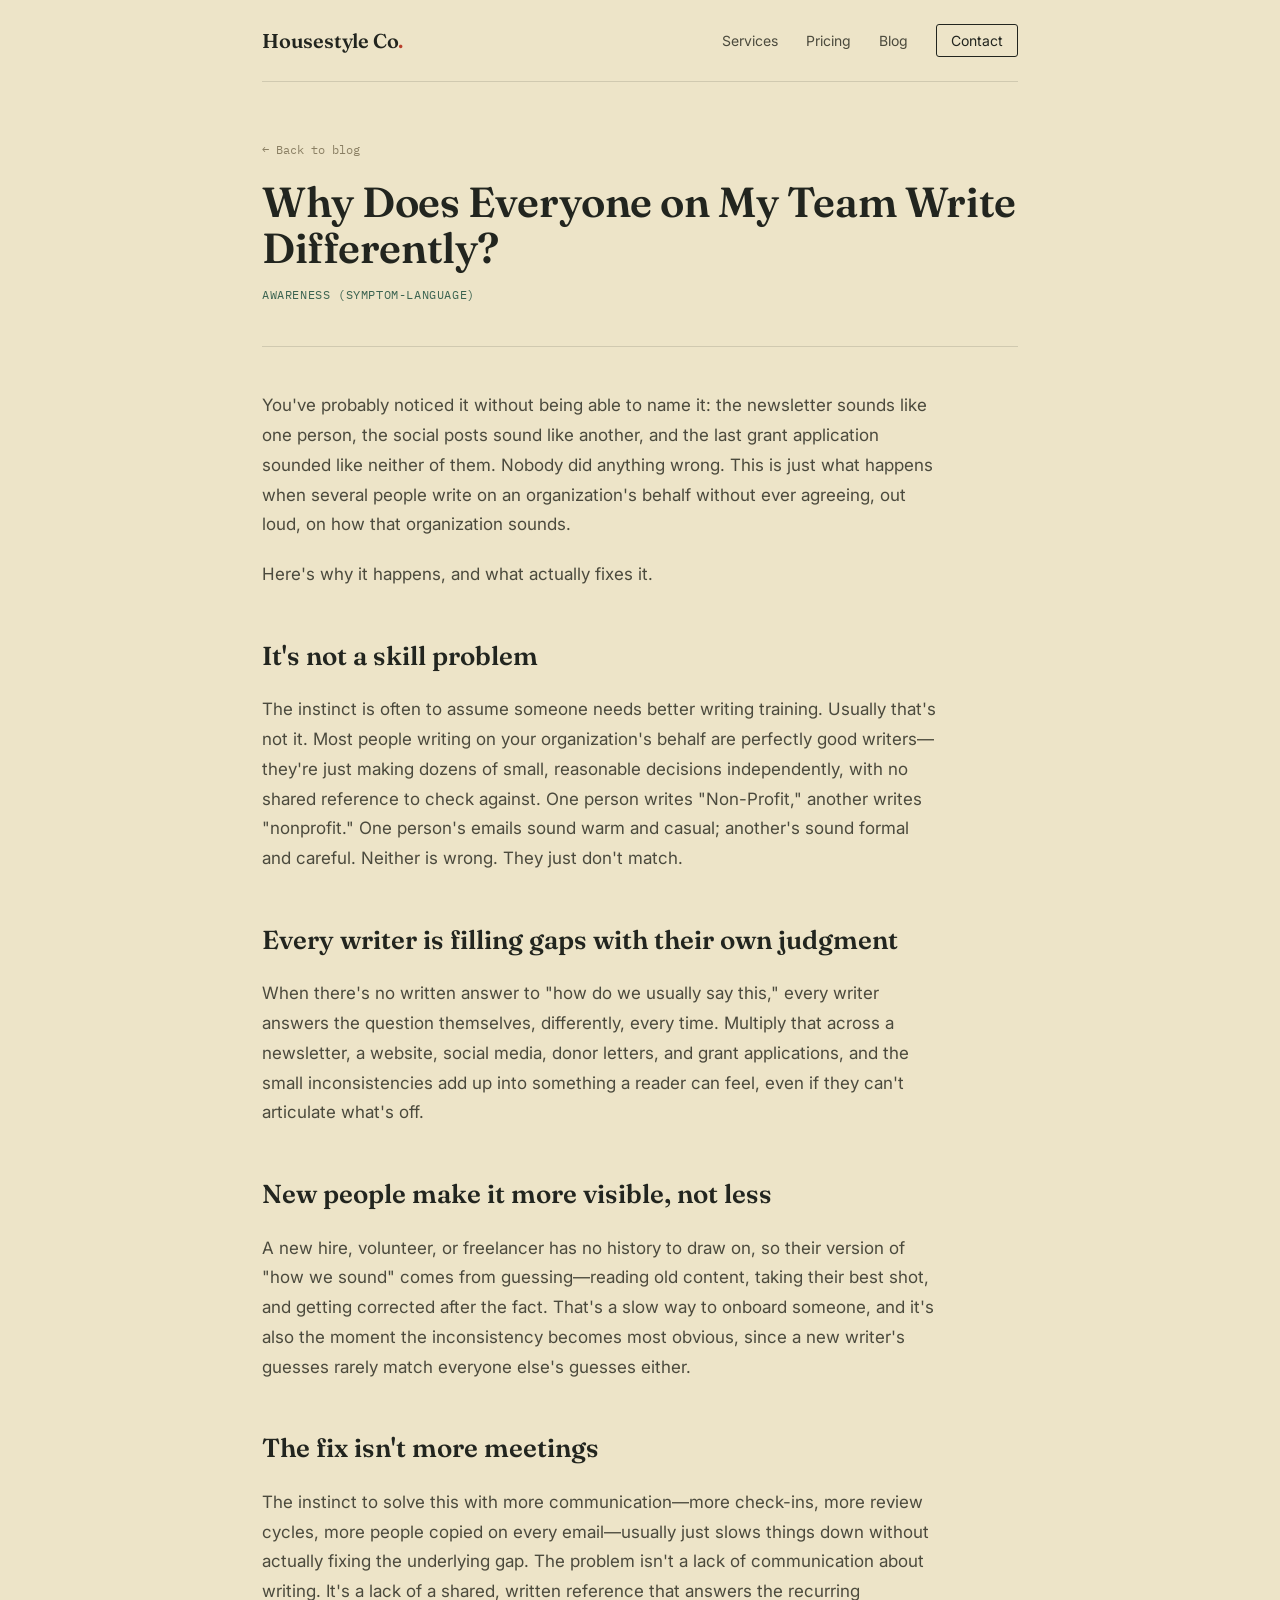
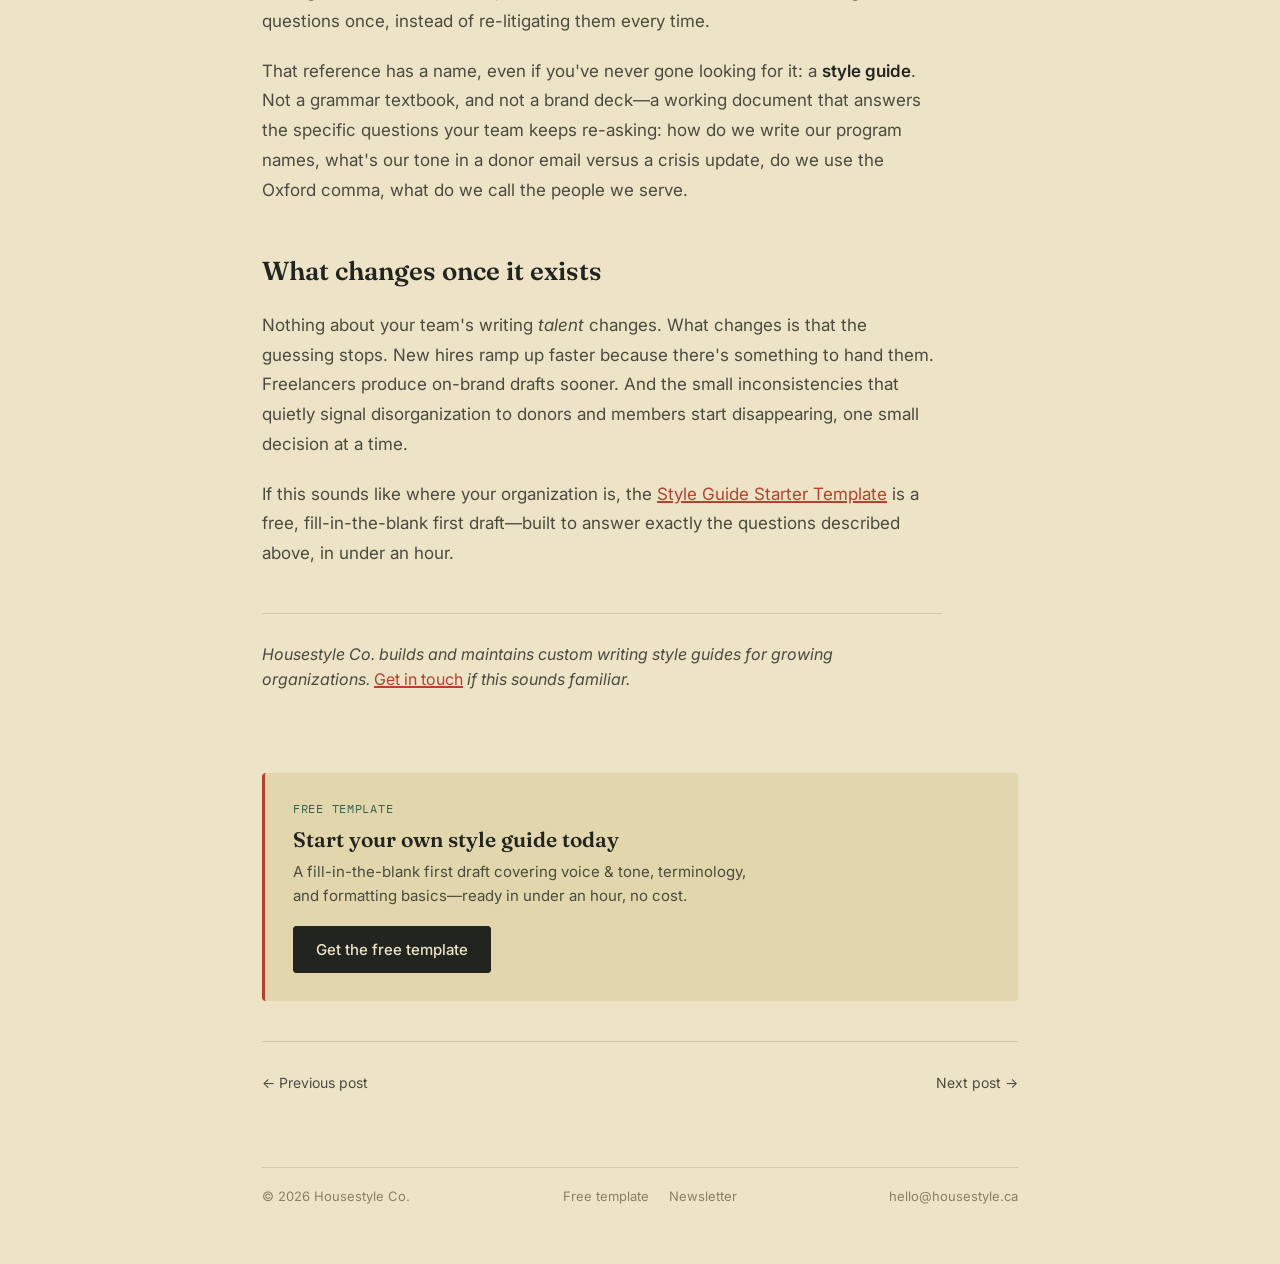
<file: blog/why-everyone-writes-differently.html>
<!DOCTYPE html>
<html lang="en">
<head>
<meta charset="UTF-8">
<meta name="viewport" content="width=device-width, initial-scale=1.0">

<title>Why Does Everyone on My Team Write Differently?—Housestyle Co.</title>
<meta name="description" content="If your newsletter, social posts, and grant applications all sound like different people wrote them, here's why—and what actually fixes it.">
<meta name="keywords" content="why does our writing sound inconsistent">
<meta name="robots" content="index, follow">
<meta name="author" content="Housestyle Co.">
<link rel="canonical" href="https://housestyle.ca/blog/why-everyone-writes-differently/">

<meta property="og:type" content="article">
<meta property="og:url" content="https://housestyle.ca/blog/why-everyone-writes-differently/">
<meta property="og:site_name" content="Housestyle Co.">
<meta property="og:title" content="Why Does Everyone on My Team Write Differently?">
<meta property="og:description" content="If your newsletter, social posts, and grant applications all sound like different people wrote them, here's why—and what actually fixes it.">
<meta property="og:image" content="https://housestyle.ca/og-image.png">
<meta property="og:locale" content="en_CA">

<meta name="twitter:card" content="summary_large_image">
<meta name="twitter:title" content="Why Does Everyone on My Team Write Differently?">
<meta name="twitter:description" content="If your newsletter, social posts, and grant applications all sound like different people wrote them, here's why—and what actually fixes it.">
<meta name="twitter:image" content="https://housestyle.ca/og-image.png">

<link rel="preconnect" href="https://fonts.googleapis.com">
<link rel="preconnect" href="https://fonts.gstatic.com" crossorigin>
<link rel="stylesheet" href="../style.css">
<link rel="icon" href="data:image/svg+xml,<svg xmlns=%22http://www.w3.org/2000/svg%22 viewBox=%220 0 100 100%22><rect width=%22100%22 height=%22100%22 fill=%22%23EDE4C8%22/><rect x=%2222%22 y=%2222%22 width=%2256%22 height=%2256%22 fill=%22none%22 stroke=%22%23B8402C%22 stroke-width=%228%22/></svg>">

<script type="application/ld+json">
{
  "@context": "https://schema.org",
  "@type": "Article",
  "headline": "Why Does Everyone on My Team Write Differently?",
  "description": "If your newsletter, social posts, and grant applications all sound like different people wrote them, here's why—and what actually fixes it.",
  "url": "https://housestyle.ca/blog/why-everyone-writes-differently/",
  "publisher": {
    "@type": "Organization",
    "name": "Housestyle Co."
  }
}
</script>
</head>
<body>
<div class="wrap">

  <nav class="nav" aria-label="Primary">
    <a class="wordmark" href="../index.html">Housestyle Co<span>.</span></a>
    <div class="navlinks">
      <a href="../index.html#services">Services</a>
      <a href="../pricing/index.html">Pricing</a>
      <a href="index.html">Blog</a>
      <a class="nav-cta" href="../index.html#contact">Contact</a>
    </div>
  </nav>

  <header class="article-header">
    <a class="breadcrumb" href="index.html">&larr; Back to blog</a>
    <h1 class="article-title">Why Does Everyone on My Team Write Differently?</h1>
    <p class="article-meta">Awareness (symptom-language)</p>
  </header>

  <main>
  <article class="article-body">
    <p>You've probably noticed it without being able to name it: the newsletter sounds like one person, the social posts sound like another, and the last grant application sounded like neither of them. Nobody did anything wrong. This is just what happens when several people write on an organization's behalf without ever agreeing, out loud, on how that organization sounds.</p>
    <p>Here's why it happens, and what actually fixes it.</p>
    <h2>It's not a skill problem</h2>
    <p>The instinct is often to assume someone needs better writing training. Usually that's not it. Most people writing on your organization's behalf are perfectly good writers&mdash;they're just making dozens of small, reasonable decisions independently, with no shared reference to check against. One person writes "Non-Profit," another writes "nonprofit." One person's emails sound warm and casual; another's sound formal and careful. Neither is wrong. They just don't match.</p>
    <h2>Every writer is filling gaps with their own judgment</h2>
    <p>When there's no written answer to "how do we usually say this," every writer answers the question themselves, differently, every time. Multiply that across a newsletter, a website, social media, donor letters, and grant applications, and the small inconsistencies add up into something a reader can feel, even if they can't articulate what's off.</p>
    <h2>New people make it more visible, not less</h2>
    <p>A new hire, volunteer, or freelancer has no history to draw on, so their version of "how we sound" comes from guessing&mdash;reading old content, taking their best shot, and getting corrected after the fact. That's a slow way to onboard someone, and it's also the moment the inconsistency becomes most obvious, since a new writer's guesses rarely match everyone else's guesses either.</p>
    <h2>The fix isn't more meetings</h2>
    <p>The instinct to solve this with more communication&mdash;more check-ins, more review cycles, more people copied on every email&mdash;usually just slows things down without actually fixing the underlying gap. The problem isn't a lack of communication about writing. It's a lack of a shared, written reference that answers the recurring questions once, instead of re-litigating them every time.</p>
    <p>That reference has a name, even if you've never gone looking for it: a <strong>style guide</strong>. Not a grammar textbook, and not a brand deck&mdash;a working document that answers the specific questions your team keeps re-asking: how do we write our program names, what's our tone in a donor email versus a crisis update, do we use the Oxford comma, what do we call the people we serve.</p>
    <h2>What changes once it exists</h2>
    <p>Nothing about your team's writing <em>talent</em> changes. What changes is that the guessing stops. New hires ramp up faster because there's something to hand them. Freelancers produce on-brand drafts sooner. And the small inconsistencies that quietly signal disorganization to donors and members start disappearing, one small decision at a time.</p>
    <p>If this sounds like where your organization is, the <a href="../free-template/index.html">Style Guide Starter Template</a> is a free, fill-in-the-blank first draft&mdash;built to answer exactly the questions described above, in under an hour.</p>
    <hr>
    <p class="article-cta">Housestyle Co. builds and maintains custom writing style guides for growing organizations. <a href="#">Get in touch</a> if this sounds familiar.</p>
  </article>

  <div class="template-cta">
    <p class="template-cta-label">Free template</p>
    <p class="template-cta-title">Start your own style guide today</p>
    <p class="template-cta-body">A fill-in-the-blank first draft covering voice &amp; tone, terminology, and formatting basics&mdash;ready in under an hour, no cost.</p>
    <a class="btn btn-primary" href="../free-template/index.html">Get the free template</a>
  </div>

  <div class="article-nav">
    <span><a href="style-guide-brand-voice-glossary.html">&larr; Previous post</a></span>
    <span><a href="how-to-brief-a-freelancer.html">Next post &rarr;</a></span>
  </div>
  </main>

  <footer>
    <div class="footer-meta">
      <span>&copy; <span id="year"></span> Housestyle Co.</span>
      <span class="footer-links"><a href="../free-template/index.html">Free template</a><a href="https://housestyleca.substack.com" target="_blank" rel="noopener">Newsletter</a></span>
      <span>hello@housestyle.ca</span>
    </div>
  </footer>

</div>
<script>document.getElementById('year').textContent = new Date().getFullYear();</script>
</body>
</html>
</file>
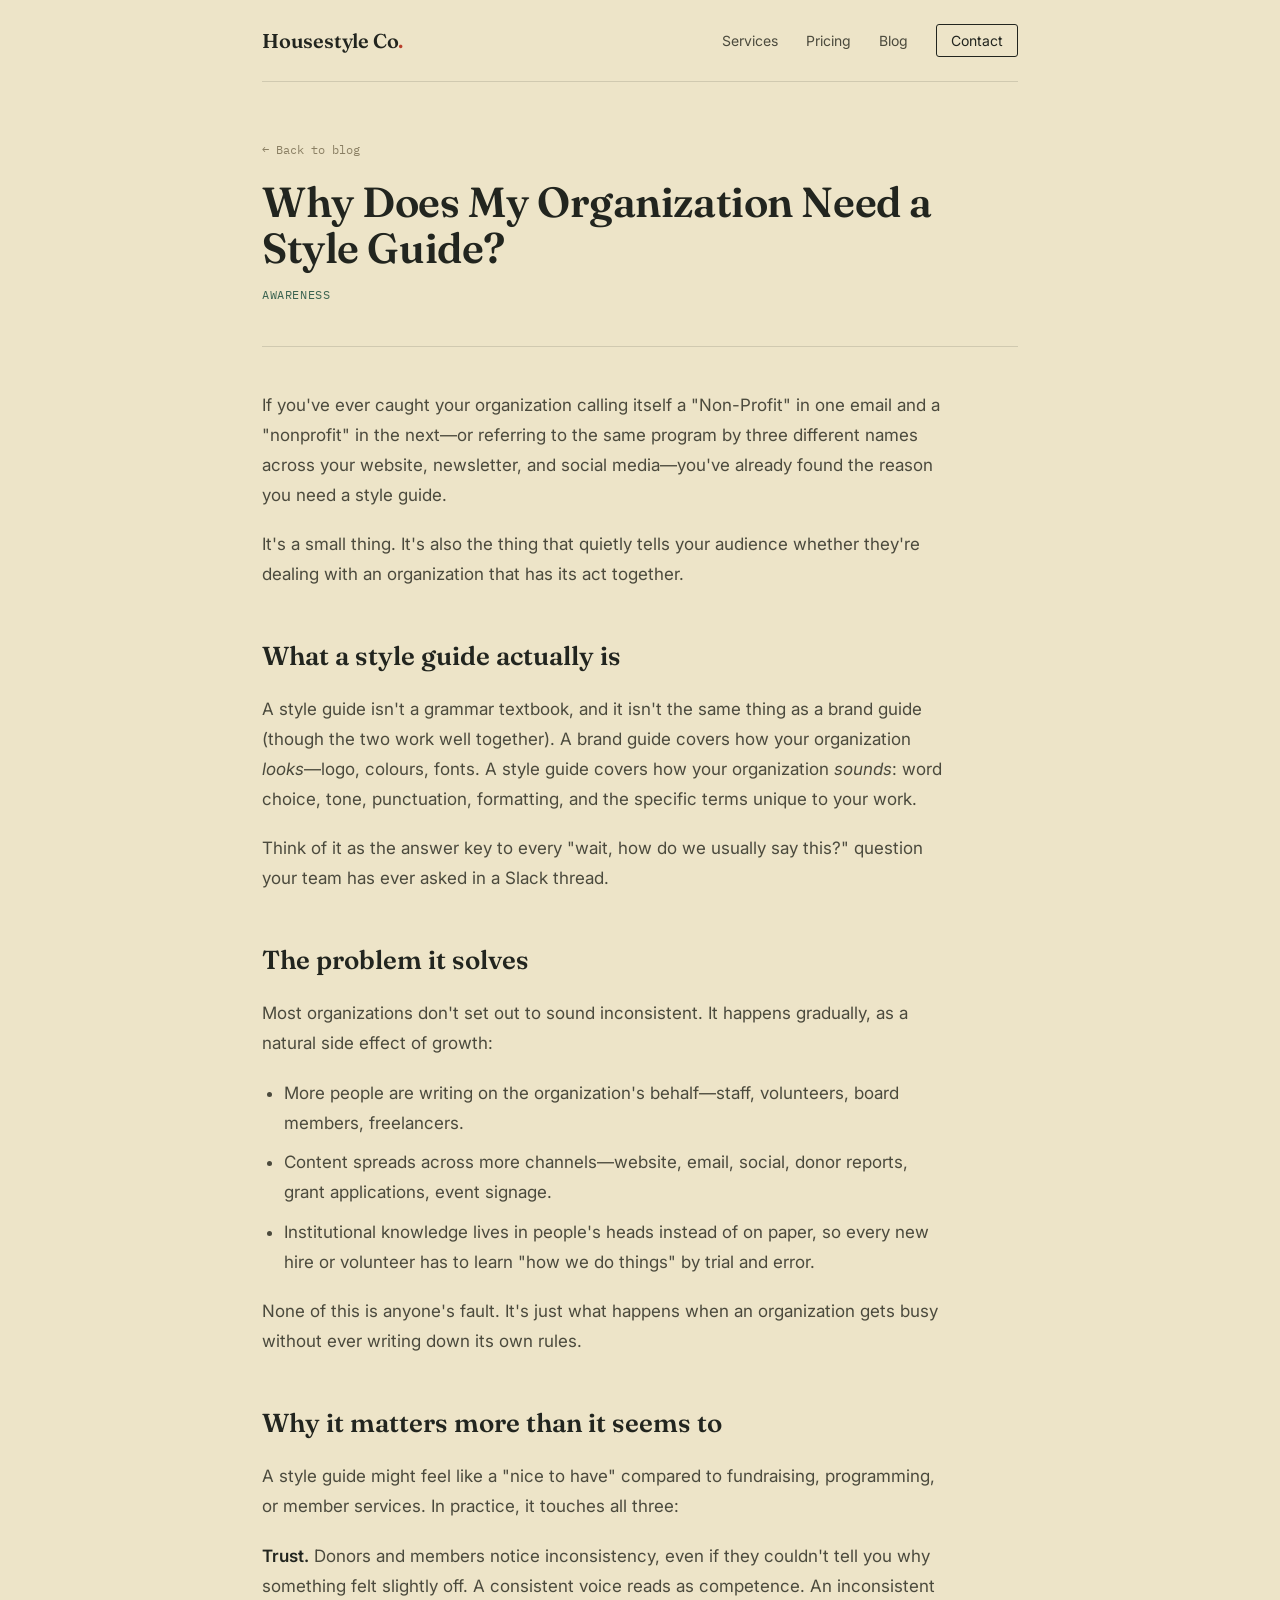
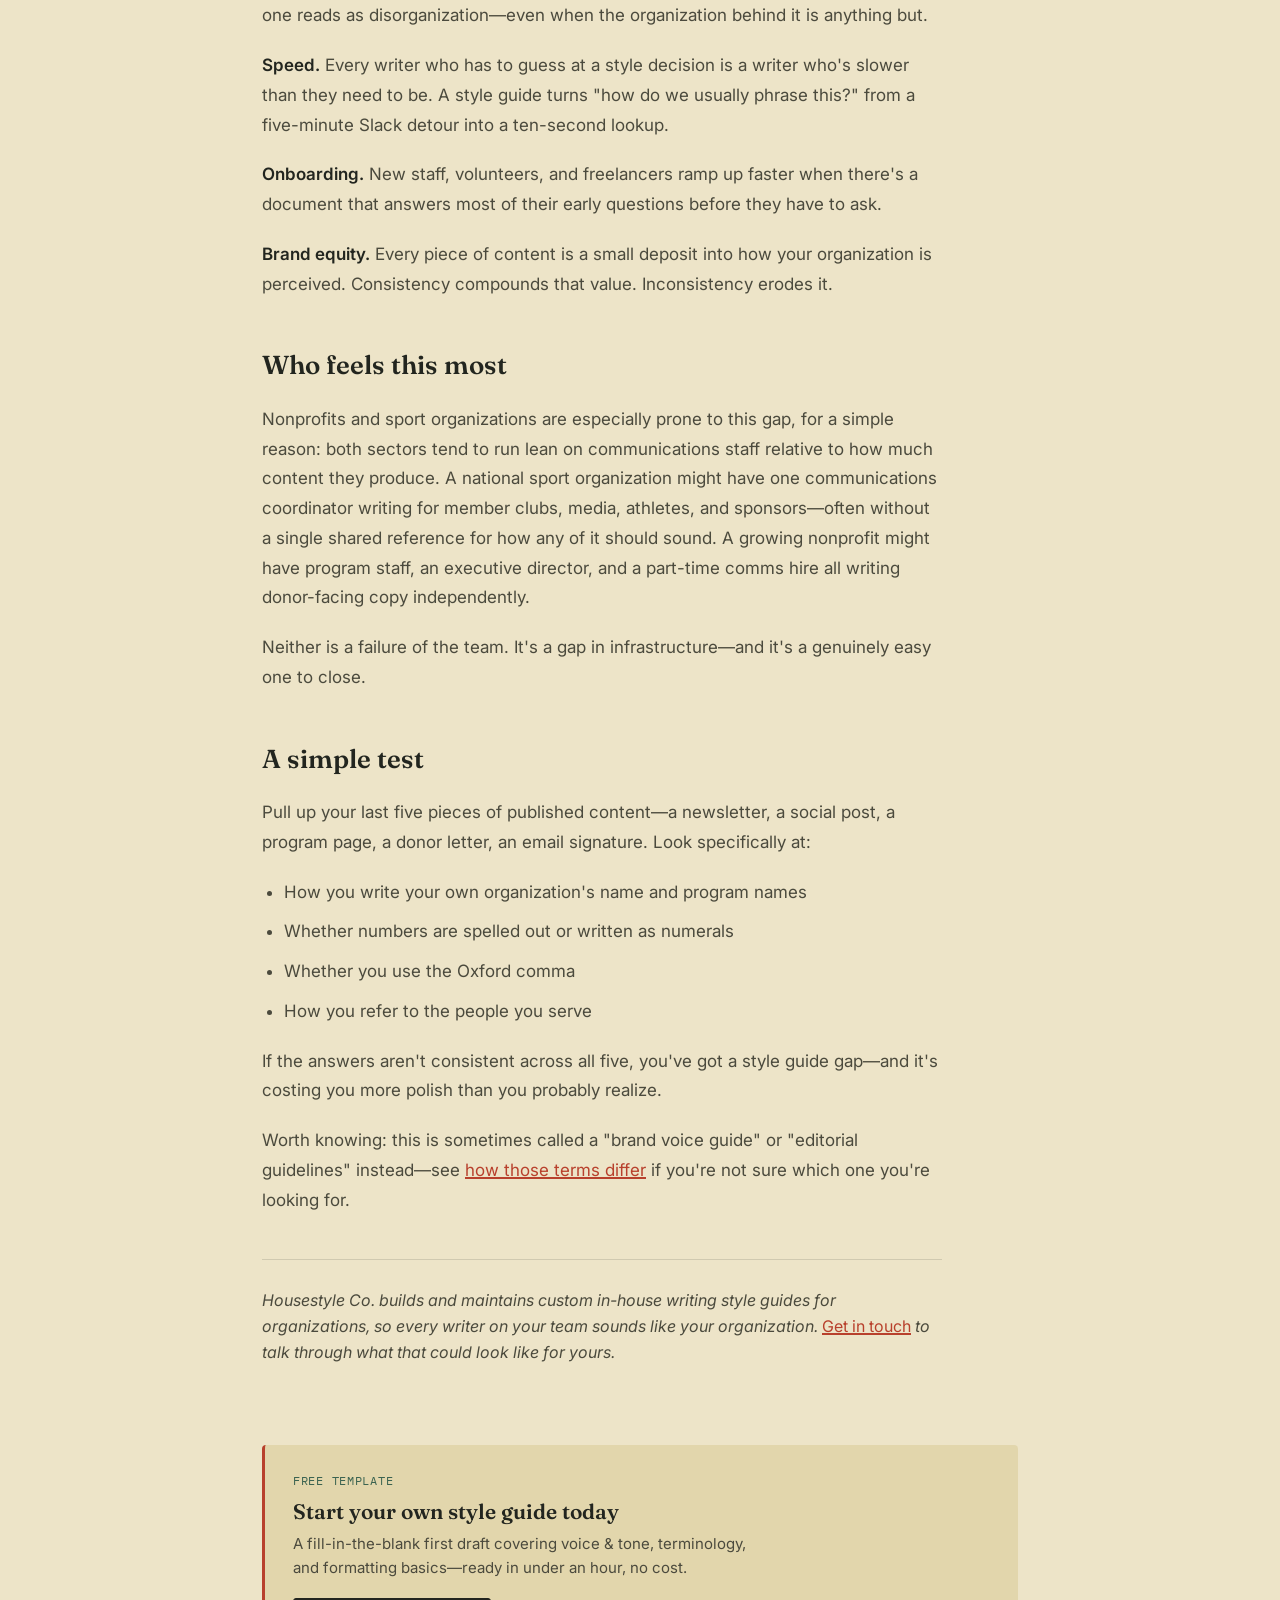
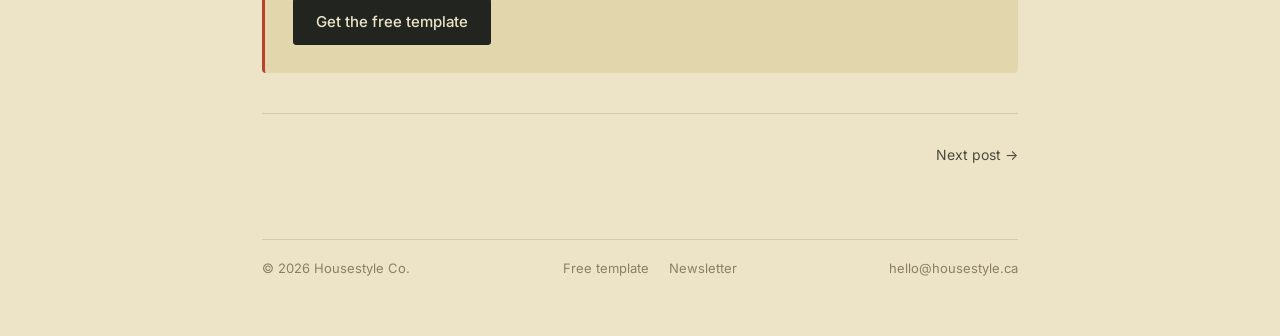
<file: blog/why-your-organization-needs-a-style-guide.html>
<!DOCTYPE html>
<html lang="en">
<head>
<meta charset="UTF-8">
<meta name="viewport" content="width=device-width, initial-scale=1.0">

<title>Why Does My Organization Need a Style Guide?—Housestyle Co.</title>
<meta name="description" content="Inconsistent writing quietly signals disorganization to donors and members. Here's why organizations need a written style guide.">
<meta name="keywords" content="why does my organization need a style guide">
<meta name="robots" content="index, follow">
<meta name="author" content="Housestyle Co.">
<link rel="canonical" href="https://housestyle.ca/blog/why-your-organization-needs-a-style-guide/">

<meta property="og:type" content="article">
<meta property="og:url" content="https://housestyle.ca/blog/why-your-organization-needs-a-style-guide/">
<meta property="og:site_name" content="Housestyle Co.">
<meta property="og:title" content="Why Does My Organization Need a Style Guide?">
<meta property="og:description" content="Inconsistent writing quietly signals disorganization to donors and members. Here's why organizations need a written style guide.">
<meta property="og:image" content="https://housestyle.ca/og-image.png">
<meta property="og:locale" content="en_CA">

<meta name="twitter:card" content="summary_large_image">
<meta name="twitter:title" content="Why Does My Organization Need a Style Guide?">
<meta name="twitter:description" content="Inconsistent writing quietly signals disorganization to donors and members. Here's why organizations need a written style guide.">
<meta name="twitter:image" content="https://housestyle.ca/og-image.png">

<link rel="preconnect" href="https://fonts.googleapis.com">
<link rel="preconnect" href="https://fonts.gstatic.com" crossorigin>
<link rel="stylesheet" href="../style.css">
<link rel="icon" href="data:image/svg+xml,<svg xmlns=%22http://www.w3.org/2000/svg%22 viewBox=%220 0 100 100%22><rect width=%22100%22 height=%22100%22 fill=%22%23EDE4C8%22/><rect x=%2222%22 y=%2222%22 width=%2256%22 height=%2256%22 fill=%22none%22 stroke=%22%23B8402C%22 stroke-width=%228%22/></svg>">

<script type="application/ld+json">
{
  "@context": "https://schema.org",
  "@type": "Article",
  "headline": "Why Does My Organization Need a Style Guide?",
  "description": "Inconsistent writing quietly signals disorganization to donors and members. Here's why organizations need a written style guide.",
  "url": "https://housestyle.ca/blog/why-your-organization-needs-a-style-guide/",
  "publisher": {
    "@type": "Organization",
    "name": "Housestyle Co."
  }
}
</script>
</head>
<body>
<div class="wrap">

  <nav class="nav" aria-label="Primary">
    <a class="wordmark" href="../index.html">Housestyle Co<span>.</span></a>
    <div class="navlinks">
      <a href="../index.html#services">Services</a>
      <a href="../pricing/index.html">Pricing</a>
      <a href="index.html">Blog</a>
      <a class="nav-cta" href="../index.html#contact">Contact</a>
    </div>
  </nav>

  <header class="article-header">
    <a class="breadcrumb" href="index.html">&larr; Back to blog</a>
    <h1 class="article-title">Why Does My Organization Need a Style Guide?</h1>
    <p class="article-meta">Awareness</p>
  </header>

  <main>
  <article class="article-body">
    <p>If you've ever caught your organization calling itself a "Non-Profit" in one email and a "nonprofit" in the next—or referring to the same program by three different names across your website, newsletter, and social media—you've already found the reason you need a style guide.</p>
    <p>It's a small thing. It's also the thing that quietly tells your audience whether they're dealing with an organization that has its act together.</p>
    <h2>What a style guide actually is</h2>
    <p>A style guide isn't a grammar textbook, and it isn't the same thing as a brand guide (though the two work well together). A brand guide covers how your organization <em>looks</em>—logo, colours, fonts. A style guide covers how your organization <em>sounds</em>: word choice, tone, punctuation, formatting, and the specific terms unique to your work.</p>
    <p>Think of it as the answer key to every "wait, how do we usually say this?" question your team has ever asked in a Slack thread.</p>
    <h2>The problem it solves</h2>
    <p>Most organizations don't set out to sound inconsistent. It happens gradually, as a natural side effect of growth:</p>
    <ul>
    <li>More people are writing on the organization's behalf—staff, volunteers, board members, freelancers.</li>
    <li>Content spreads across more channels—website, email, social, donor reports, grant applications, event signage.</li>
    <li>Institutional knowledge lives in people's heads instead of on paper, so every new hire or volunteer has to learn "how we do things" by trial and error.</li>
    </ul>
    <p>None of this is anyone's fault. It's just what happens when an organization gets busy without ever writing down its own rules.</p>
    <h2>Why it matters more than it seems to</h2>
    <p>A style guide might feel like a "nice to have" compared to fundraising, programming, or member services. In practice, it touches all three:</p>
    <p><strong>Trust.</strong> Donors and members notice inconsistency, even if they couldn't tell you why something felt slightly off. A consistent voice reads as competence. An inconsistent one reads as disorganization—even when the organization behind it is anything but.</p>
    <p><strong>Speed.</strong> Every writer who has to guess at a style decision is a writer who's slower than they need to be. A style guide turns "how do we usually phrase this?" from a five-minute Slack detour into a ten-second lookup.</p>
    <p><strong>Onboarding.</strong> New staff, volunteers, and freelancers ramp up faster when there's a document that answers most of their early questions before they have to ask.</p>
    <p><strong>Brand equity.</strong> Every piece of content is a small deposit into how your organization is perceived. Consistency compounds that value. Inconsistency erodes it.</p>
    <h2>Who feels this most</h2>
    <p>Nonprofits and sport organizations are especially prone to this gap, for a simple reason: both sectors tend to run lean on communications staff relative to how much content they produce. A national sport organization might have one communications coordinator writing for member clubs, media, athletes, and sponsors—often without a single shared reference for how any of it should sound. A growing nonprofit might have program staff, an executive director, and a part-time comms hire all writing donor-facing copy independently.</p>
    <p>Neither is a failure of the team. It's a gap in infrastructure—and it's a genuinely easy one to close.</p>
    <h2>A simple test</h2>
    <p>Pull up your last five pieces of published content—a newsletter, a social post, a program page, a donor letter, an email signature. Look specifically at:</p>
    <ul>
    <li>How you write your own organization's name and program names</li>
    <li>Whether numbers are spelled out or written as numerals</li>
    <li>Whether you use the Oxford comma</li>
    <li>How you refer to the people you serve</li>
    </ul>
    <p>If the answers aren't consistent across all five, you've got a style guide gap—and it's costing you more polish than you probably realize.</p>
    <p>Worth knowing: this is sometimes called a "brand voice guide" or "editorial guidelines" instead—see <a href="style-guide-brand-voice-glossary.html">how those terms differ</a> if you're not sure which one you're looking for.</p>
    <hr>
    <p class="article-cta">Housestyle Co. builds and maintains custom in-house writing style guides for organizations, so every writer on your team sounds like your organization. <a href="#">Get in touch</a> to talk through what that could look like for yours.</p>
  </article>

  <div class="template-cta">
    <p class="template-cta-label">Free template</p>
    <p class="template-cta-title">Start your own style guide today</p>
    <p class="template-cta-body">A fill-in-the-blank first draft covering voice &amp; tone, terminology, and formatting basics&mdash;ready in under an hour, no cost.</p>
    <a class="btn btn-primary" href="../free-template/index.html">Get the free template</a>
  </div>

  <div class="article-nav">
    <span></span>
    <span><a href="what-goes-into-a-style-guide.html">Next post &rarr;</a></span>
  </div>
  </main>

  <footer>
    <div class="footer-meta">
      <span>&copy; <span id="year"></span> Housestyle Co.</span>
      <span class="footer-links"><a href="../free-template/index.html">Free template</a><a href="https://housestyleca.substack.com" target="_blank" rel="noopener">Newsletter</a></span>
      <span>hello@housestyle.ca</span>
    </div>
  </footer>

</div>
<script>document.getElementById('year').textContent = new Date().getFullYear();</script>
</body>
</html>
</file>
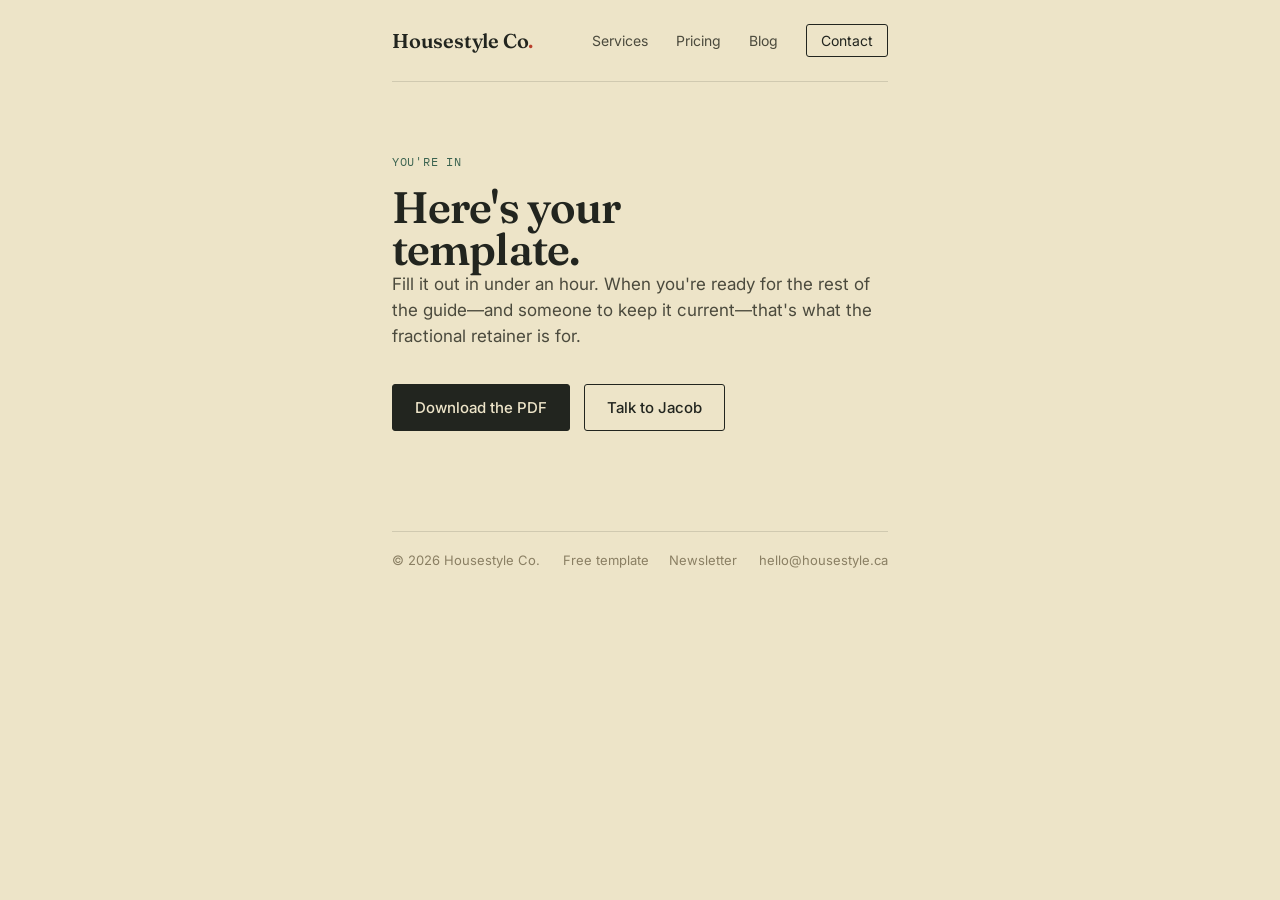
<file: free-template/thank-you.html>
<!DOCTYPE html>
<html lang="en">
<head>
<meta charset="UTF-8">
<meta name="viewport" content="width=device-width, initial-scale=1.0">

<title>Your template is ready—Housestyle Co.</title>
<meta name="robots" content="noindex, follow">
<link rel="stylesheet" href="../style.css">
<link rel="icon" href="data:image/svg+xml,<svg xmlns=%22http://www.w3.org/2000/svg%22 viewBox=%220 0 100 100%22><rect width=%22100%22 height=%22100%22 fill=%22%23EDE4C8%22/><rect x=%2222%22 y=%2222%22 width=%2256%22 height=%2256%22 fill=%22none%22 stroke=%22%23B8402C%22 stroke-width=%228%22/></svg>">
<style>.gate-wrap{max-width:560px;}</style>
</head>
<body>
<div class="wrap gate-wrap">

  <nav class="nav" aria-label="Primary">
    <a class="wordmark" href="../index.html">Housestyle Co<span>.</span></a>
    <div class="navlinks">
      <a href="../index.html#services">Services</a>
      <a href="../pricing/index.html">Pricing</a>
      <a href="../blog/index.html">Blog</a>
      <a class="nav-cta" href="../index.html#contact">Contact</a>
    </div>
  </nav>

  <header class="hero">
    <div class="eyebrow">you're in</div>
    <h1 class="headword" style="font-size:44px;">Here's your<br>template.</h1>
    <p class="definition" style="font-size:17px;">
      Fill it out in under an hour. When you're ready for the rest of the guide—and someone to keep it
      current—that's what the fractional retainer is for.
    </p>
    <div class="cta-row">
      <a class="btn btn-primary" href="Housestyle-Co-Style-Guide-Starter-Template.pdf" download>Download the PDF</a>
      <a class="btn btn-secondary" href="../index.html#contact">Talk to Jacob</a>
    </div>
  </header>

  <footer style="margin-top:60px;">
    <div class="footer-meta">
      <span>&copy; <span id="year"></span> Housestyle Co.</span>
      <span class="footer-links"><a href="index.html">Free template</a><a href="https://housestyleca.substack.com" target="_blank" rel="noopener">Newsletter</a></span>
      <span>hello@housestyle.ca</span>
    </div>
  </footer>

</div>
<script>document.getElementById('year').textContent = new Date().getFullYear();</script>
</body>
</html>
</file>
<file: style.css>
@import url('https://fonts.googleapis.com/css2?family=Fraunces:opsz,wght@9..144,400;9..144,500;9..144,600&family=Inter:wght@400;500;600&family=IBM+Plex+Mono:wght@400;500&display=swap');

:root{
  --paper:#EDE4C8;
  --paper-2:#E2D6AC;
  --ink:#22251F;
  --ink-soft:#4B4A3D;
  --muted:#8A7F63;
  --redline:#B8402C;
  --stamp:#3B6350;
  --line: rgba(34,37,31,0.14);
}
*{box-sizing:border-box;}
html{scroll-behavior:smooth;}
body{margin:0;background:var(--paper);color:var(--ink);font-family:'Inter',sans-serif;}
.wrap{max-width:820px;margin:0 auto;padding:0 32px;}
a{color:inherit;}

/* nav */
.nav{position:sticky;top:0;background:var(--paper);z-index:10;display:flex;align-items:center;justify-content:space-between;padding:24px 0;border-bottom:1px solid var(--line);}
.wordmark{font-family:'Fraunces',serif;font-size:20px;font-weight:600;letter-spacing:-0.01em;text-decoration:none;}
.wordmark span{color:var(--redline);}
.navlinks{display:flex;gap:28px;font-size:14px;color:var(--ink-soft);}
.navlinks a{text-decoration:none;}
.navlinks a:hover{color:var(--redline);}
.navlinks{align-items:center;}
.navlinks a.nav-cta{color:var(--ink);border:1px solid var(--ink);border-radius:3px;padding:7px 14px;}
.navlinks a.nav-cta:hover{background:var(--paper-2);color:var(--ink);}

/* hero: dictionary entry */
.hero{padding:72px 0 40px;}
.eyebrow{font-family:'IBM Plex Mono',monospace;font-size:12px;letter-spacing:0.06em;text-transform:uppercase;color:var(--stamp);margin-bottom:18px;}
.headword{font-family:'Fraunces',serif;font-size:64px;font-weight:600;line-height:0.95;letter-spacing:-0.02em;margin:0;}
.phonetic{font-family:'IBM Plex Mono',monospace;font-size:16px;color:var(--muted);margin:14px 0 22px;}
.phonetic em{font-style:normal;color:var(--ink-soft);}
.tagline{font-family:'Fraunces',serif;font-style:italic;font-size:22px;color:var(--redline);margin:0 0 22px;}
.definition{font-size:20px;line-height:1.55;max-width:560px;color:var(--ink-soft);margin:0 0 34px;}
.definition strong{color:var(--ink);font-weight:600;}

.cta-row{display:flex;gap:14px;flex-wrap:wrap;}
.btn{font-family:'Inter',sans-serif;font-size:15px;font-weight:500;padding:13px 22px;border-radius:3px;text-decoration:none;display:inline-block;border:1px solid var(--ink);cursor:pointer;}
.btn-primary{background:var(--ink);color:var(--paper);}
.btn-primary:hover{background:var(--ink-soft);}
.btn-secondary{background:transparent;color:var(--ink);}
.btn-secondary:hover{background:var(--paper-2);}

/* redline demo */
.demo{margin:56px 0;padding:32px;background:var(--paper-2);border-radius:4px;}
.demo-label{font-family:'IBM Plex Mono',monospace;font-size:12px;text-transform:uppercase;letter-spacing:0.06em;color:var(--muted);margin-bottom:18px;}
.demo-line{font-family:'Fraunces',serif;font-size:19px;line-height:2.1;color:var(--ink-soft);}
.strike{text-decoration:line-through;text-decoration-color:var(--redline);text-decoration-thickness:1.5px;color:var(--muted);}
.insert{color:var(--redline);font-family:'IBM Plex Mono',monospace;font-size:15px;margin-left:6px;}
.insert::before{content:"^ ";}

/* shared section heading */
section{scroll-margin-top:90px;}
.section-title{font-family:'Fraunces',serif;font-size:28px;font-weight:600;margin:0 0 6px;}
.section-sub{color:var(--muted);font-size:15px;margin:0 0 32px;}

/* services */
.services{margin:64px 0;}
.entry{display:grid;grid-template-columns:56px 1fr;gap:20px;padding:24px 0;border-top:1px solid var(--line);}
.entry:last-child{border-bottom:1px solid var(--line);}
.entry-num{font-family:'IBM Plex Mono',monospace;font-size:14px;color:var(--stamp);padding-top:3px;}
.entry-title{font-family:'Fraunces',serif;font-size:20px;font-weight:600;margin:0 0 8px;}
.entry-body{font-size:15px;line-height:1.6;color:var(--ink-soft);margin:0;max-width:520px;}

/* how it works */
.process{margin:64px 0;}
.steps{display:grid;grid-template-columns:repeat(4,1fr);gap:20px;}
.step{padding:20px 0 0;border-top:2px solid var(--stamp);}
.step-num{font-family:'IBM Plex Mono',monospace;font-size:13px;color:var(--stamp);margin:0 0 10px;}
.step-title{font-family:'Fraunces',serif;font-size:17px;font-weight:600;margin:0 0 8px;}
.step-body{font-size:14px;line-height:1.5;color:var(--ink-soft);margin:0;}

/* credentials */
.about{margin:64px 0;padding:36px 0;border-top:1px solid var(--line);border-bottom:1px solid var(--line);display:grid;grid-template-columns:1fr 1fr;gap:32px;}
.stat-num{font-family:'Fraunces',serif;font-size:36px;font-weight:600;color:var(--stamp);margin:0;}
.stat-label{font-size:14px;color:var(--ink-soft);margin:6px 0 0;line-height:1.5;}

/* contact */
.contact{margin:64px 0;}
.closing-line{font-family:'Fraunces',serif;font-size:32px;font-weight:600;line-height:1.2;max-width:480px;margin:0 0 26px;}
.contact-form{max-width:480px;margin-top:32px;display:flex;flex-direction:column;gap:14px;}
.contact-form label{font-family:'IBM Plex Mono',monospace;font-size:12px;text-transform:uppercase;letter-spacing:0.05em;color:var(--muted);}
.contact-form input,.contact-form textarea{font-family:'Inter',sans-serif;font-size:15px;padding:11px 12px;border:1px solid var(--ink-soft);border-radius:3px;background:var(--paper-2);color:var(--ink);}
.contact-form textarea{min-height:110px;resize:vertical;}
.contact-form input:focus,.contact-form textarea:focus{outline:2px solid var(--redline);outline-offset:1px;}

footer{padding:0 0 60px;}
.footer-links{display:flex;gap:20px;}
.footer-links a{text-decoration:none;}
.footer-links a:hover{color:var(--redline);}
.footer-meta{margin-top:16px;padding-top:20px;border-top:1px solid var(--line);font-size:13px;color:var(--muted);display:flex;justify-content:space-between;flex-wrap:wrap;gap:8px;}

/* ---- blog-specific additions ---- */

/* blog index list */
.blog-list{margin:56px 0;}
.post-card{display:block;padding:26px 0;border-top:1px solid var(--line);text-decoration:none;color:inherit;}
.post-card:last-child{border-bottom:1px solid var(--line);}
.post-meta{font-family:'IBM Plex Mono',monospace;font-size:12px;text-transform:uppercase;letter-spacing:0.05em;color:var(--stamp);margin:0 0 10px;}
.post-title{font-family:'Fraunces',serif;font-size:24px;font-weight:600;margin:0 0 10px;}
.post-card:hover .post-title{color:var(--redline);}
.post-excerpt{font-size:15px;line-height:1.6;color:var(--ink-soft);margin:0;max-width:600px;}

/* article page */
.article-header{padding:56px 0 32px;border-bottom:1px solid var(--line);}
.breadcrumb{font-family:'IBM Plex Mono',monospace;font-size:12px;color:var(--muted);margin:0 0 22px;text-decoration:none;display:inline-block;}
.breadcrumb:hover{color:var(--redline);}
.article-title{font-family:'Fraunces',serif;font-size:42px;font-weight:600;line-height:1.1;letter-spacing:-0.01em;margin:0 0 16px;}
.article-meta{font-family:'IBM Plex Mono',monospace;font-size:12px;text-transform:uppercase;letter-spacing:0.05em;color:var(--stamp);}

.article-body{padding:44px 0 20px;font-size:17px;line-height:1.75;color:var(--ink-soft);max-width:680px;}
.article-body h2{font-family:'Fraunces',serif;font-size:26px;font-weight:600;color:var(--ink);margin:44px 0 16px;}
.article-body h2:first-child{margin-top:0;}
.article-body p{margin:0 0 20px;}
.article-body ul{margin:0 0 20px;padding-left:22px;}
.article-body li{margin:0 0 10px;}
.article-body strong{color:var(--ink);font-weight:600;}
.article-body a{color:var(--redline);text-decoration-thickness:1.5px;}
.article-body hr{border:none;border-top:1px solid var(--line);margin:44px 0 28px;}
.article-cta{font-size:16px;line-height:1.6;color:var(--ink-soft);font-style:italic;}
.article-cta a{font-style:normal;}

.template-cta{margin:40px 0;padding:28px;background:var(--paper-2);border-radius:4px;border-left:3px solid var(--redline);}
.template-cta-label{font-family:'IBM Plex Mono',monospace;font-size:12px;text-transform:uppercase;letter-spacing:0.06em;color:var(--stamp);margin:0 0 10px;}
.template-cta-title{font-family:'Fraunces',serif;font-size:21px;font-weight:600;color:var(--ink);margin:0 0 8px;}
.template-cta-body{font-size:15px;line-height:1.6;color:var(--ink-soft);margin:0 0 18px;max-width:480px;}

.article-nav{display:flex;justify-content:space-between;padding:32px 0 60px;border-top:1px solid var(--line);margin-top:20px;font-size:14px;}
.article-nav a{text-decoration:none;color:var(--ink-soft);}
.article-nav a:hover{color:var(--redline);}

@media(max-width:640px){
  .headword{font-size:40px;}
  .article-title{font-size:30px;}
  .about{grid-template-columns:1fr;}
  .steps{grid-template-columns:1fr 1fr;}
  .nav{flex-direction:column;align-items:flex-start;gap:14px;position:static;}
  .navlinks{flex-wrap:wrap;gap:8px 20px;}
}

/* ---- HubSpot embedded forms ---- */
.hs-form-wrap{max-width:480px;margin-top:32px;}
.hs-form-wrap form.hs-form{display:flex;flex-direction:column;gap:14px;margin:0;font-family:'Inter',sans-serif;}
.hs-form-wrap fieldset{max-width:none !important;border:0;margin:0;padding:0;}
.hs-form-wrap .hs-form-field{margin:0 0 14px;}
.hs-form-wrap .hs-form-field>label,.hs-form-wrap label{display:block;font-family:'IBM Plex Mono',monospace;font-size:12px;text-transform:uppercase;letter-spacing:0.05em;color:var(--muted);margin-bottom:6px;}
.hs-form-wrap .hs-form-required{color:var(--redline);margin-left:2px;}
.hs-form-wrap .input{margin:0;}
.hs-form-wrap input.hs-input,.hs-form-wrap textarea.hs-input{width:100% !important;box-sizing:border-box;font-family:'Inter',sans-serif;font-size:15px;padding:11px 12px;border:1px solid var(--ink-soft);border-radius:3px;background:var(--paper-2);color:var(--ink);}
.hs-form-wrap textarea.hs-input{min-height:110px;resize:vertical;}
.hs-form-wrap input.hs-input:focus,.hs-form-wrap textarea.hs-input:focus{outline:2px solid var(--redline);outline-offset:1px;}
.hs-form-wrap .hs-error-msgs{list-style:none;margin:6px 0 0;padding:0;}
.hs-form-wrap .hs-error-msg,.hs-form-wrap .hs-error-msgs label{color:var(--redline);font-family:'Inter',sans-serif;font-size:13px;text-transform:none;letter-spacing:0;}
.hs-form-wrap input.hs-button{font-family:'Inter',sans-serif;font-size:15px;font-weight:500;padding:13px 22px;border-radius:3px;border:1px solid var(--ink);background:var(--ink);color:var(--paper);cursor:pointer;}
.hs-form-wrap input.hs-button:hover{background:var(--ink-soft);}
.hs-form-wrap .submitted-message{font-family:'Fraunces',serif;font-size:20px;color:var(--stamp);}
.hs-form-wrap .hs-richtext,.hs-form-wrap .legal-consent-container{font-size:13px;color:var(--muted);}

/* ---- pricing page ---- */
.navlinks a[aria-current="page"]{color:var(--redline);}
.price-intro{padding:56px 0 32px;border-bottom:1px solid var(--line);}
.price-intro .article-title{margin-bottom:14px;}
.price-intro p{font-size:18px;line-height:1.6;color:var(--ink-soft);max-width:600px;margin:0;}
.price-intro .price-note{font-family:'IBM Plex Mono',monospace;font-size:12px;text-transform:uppercase;letter-spacing:0.05em;color:var(--muted);margin:22px 0 0;}
.start-here{margin:48px 0;padding:28px;background:var(--paper-2);border-radius:4px;border-left:3px solid var(--redline);display:grid;grid-template-columns:1fr auto;gap:12px 32px;align-items:start;}
.start-here .template-cta-title{margin:0 0 8px;}
.start-here .template-cta-body{margin:0;max-width:520px;}
.start-here .btn{grid-column:1 / -1;justify-self:start;margin-top:8px;}
.priced .entry{grid-template-columns:56px 1fr auto;}
.price{text-align:right;white-space:nowrap;padding-top:2px;}
.price-from{display:block;font-family:'IBM Plex Mono',monospace;font-size:11px;text-transform:uppercase;letter-spacing:0.06em;color:var(--muted);}
.price-num{display:block;font-family:'Fraunces',serif;font-size:24px;font-weight:600;color:var(--ink);line-height:1.2;}
.price-unit{display:block;font-family:'IBM Plex Mono',monospace;font-size:12px;color:var(--stamp);}
.entry-terms{font-family:'IBM Plex Mono',monospace;font-size:12px;color:var(--stamp);margin:10px 0 0;}
.addons{margin:64px 0;}
.addon{display:grid;grid-template-columns:1fr auto;gap:20px;padding:18px 0;border-top:1px solid var(--line);}
.addon:last-child{border-bottom:1px solid var(--line);}
.addon-title{font-family:'Fraunces',serif;font-size:18px;font-weight:600;margin:0 0 6px;}
.addon-body{font-size:14px;line-height:1.55;color:var(--ink-soft);margin:0;max-width:520px;}
.addon .price-num{font-size:20px;}
@media(max-width:640px){
  .priced .entry{grid-template-columns:40px 1fr;}
  .priced .price{grid-column:2;text-align:left;}
  .start-here{grid-template-columns:1fr;}
  .start-here .price{text-align:left;}
  .addon{grid-template-columns:1fr;gap:8px;}
  .addon .price{text-align:left;}
}

/* voice check popup (pricing page) */
.form-dialog{border:none;border-radius:4px;background:var(--paper);color:var(--ink);padding:36px 32px 28px;width:calc(100% - 32px);max-width:520px;max-height:calc(100vh - 48px);overflow:auto;box-shadow:0 20px 60px rgba(34,37,31,0.25);}
.form-dialog::backdrop{background:rgba(34,37,31,0.55);}
.dialog-close{position:absolute;top:10px;right:14px;background:none;border:none;font-size:28px;line-height:1;color:var(--ink-soft);cursor:pointer;padding:4px;}
.dialog-close:hover{color:var(--redline);}
.dialog-title{font-family:'Fraunces',serif;font-size:26px;font-weight:600;margin:0 0 8px;}
.dialog-body{font-size:15px;line-height:1.6;color:var(--ink-soft);margin:0;}
.form-dialog .hs-form-wrap{margin-top:24px;}
</file>
